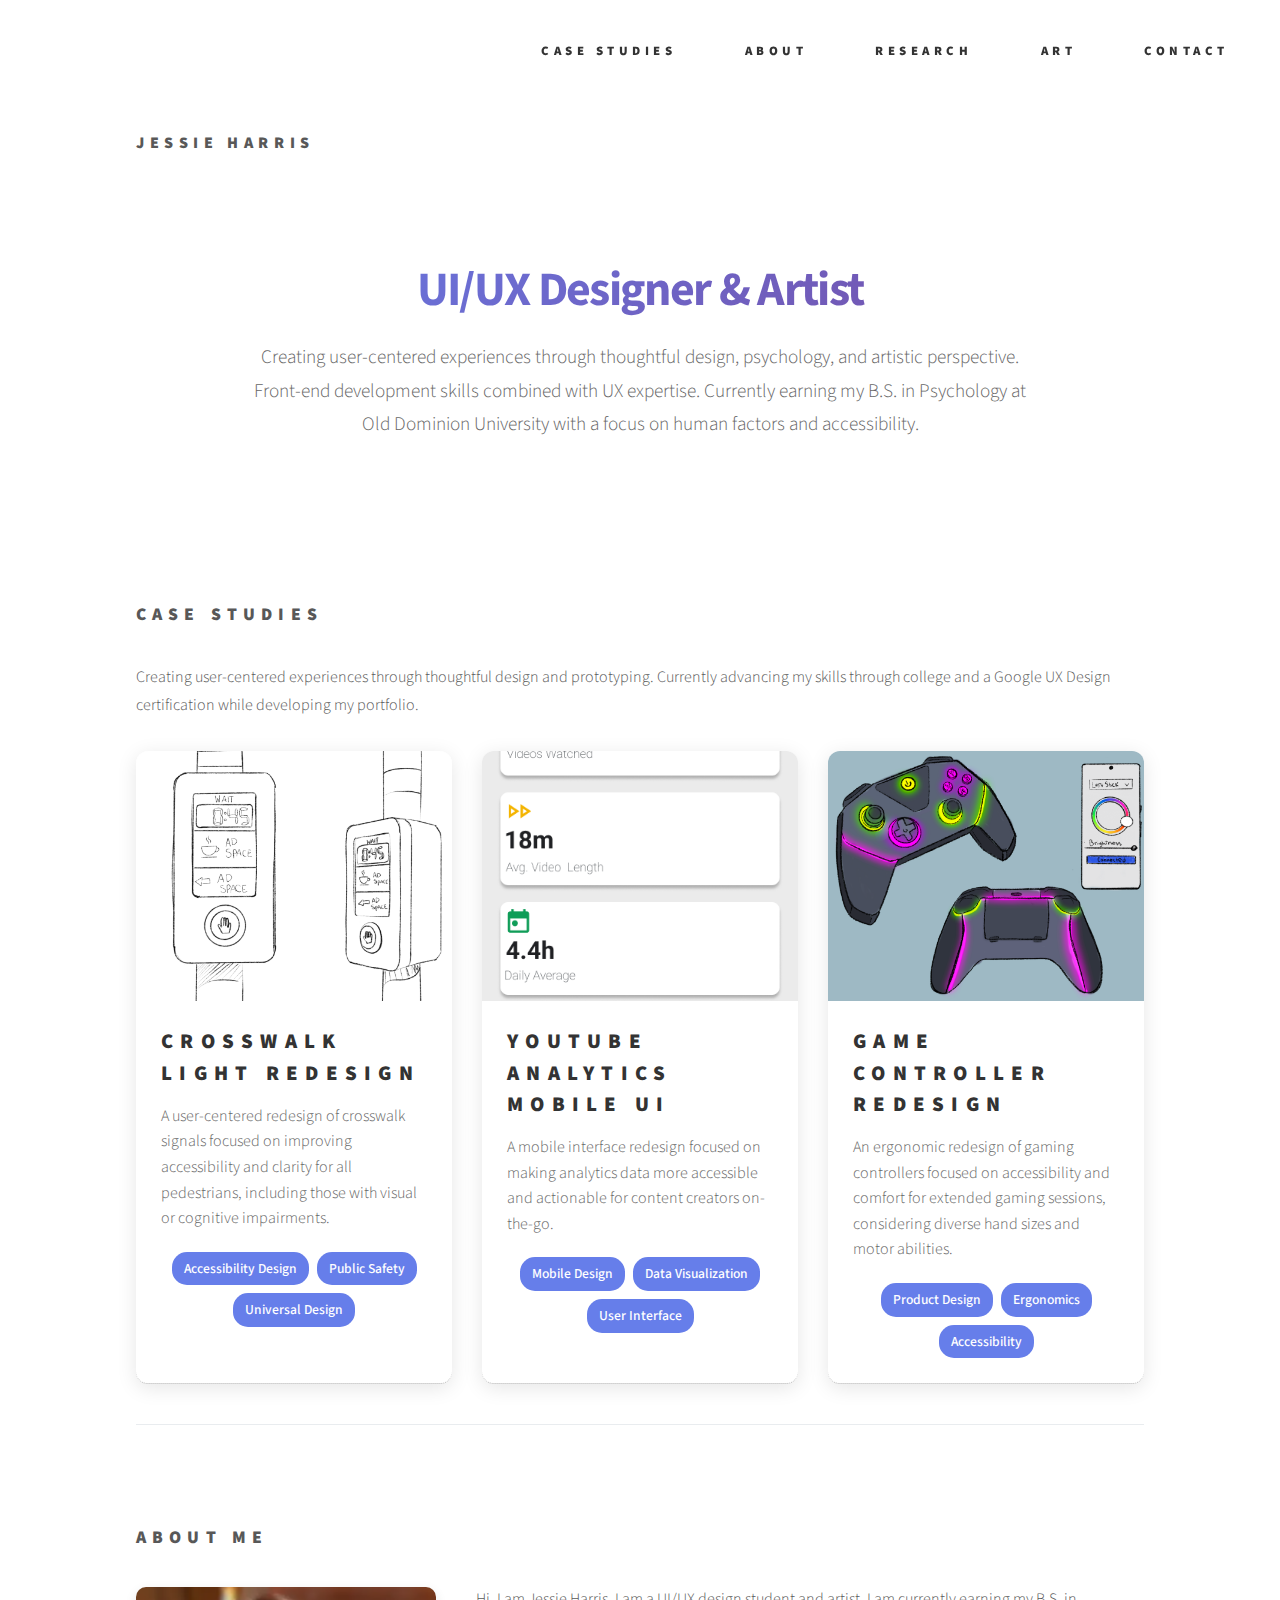
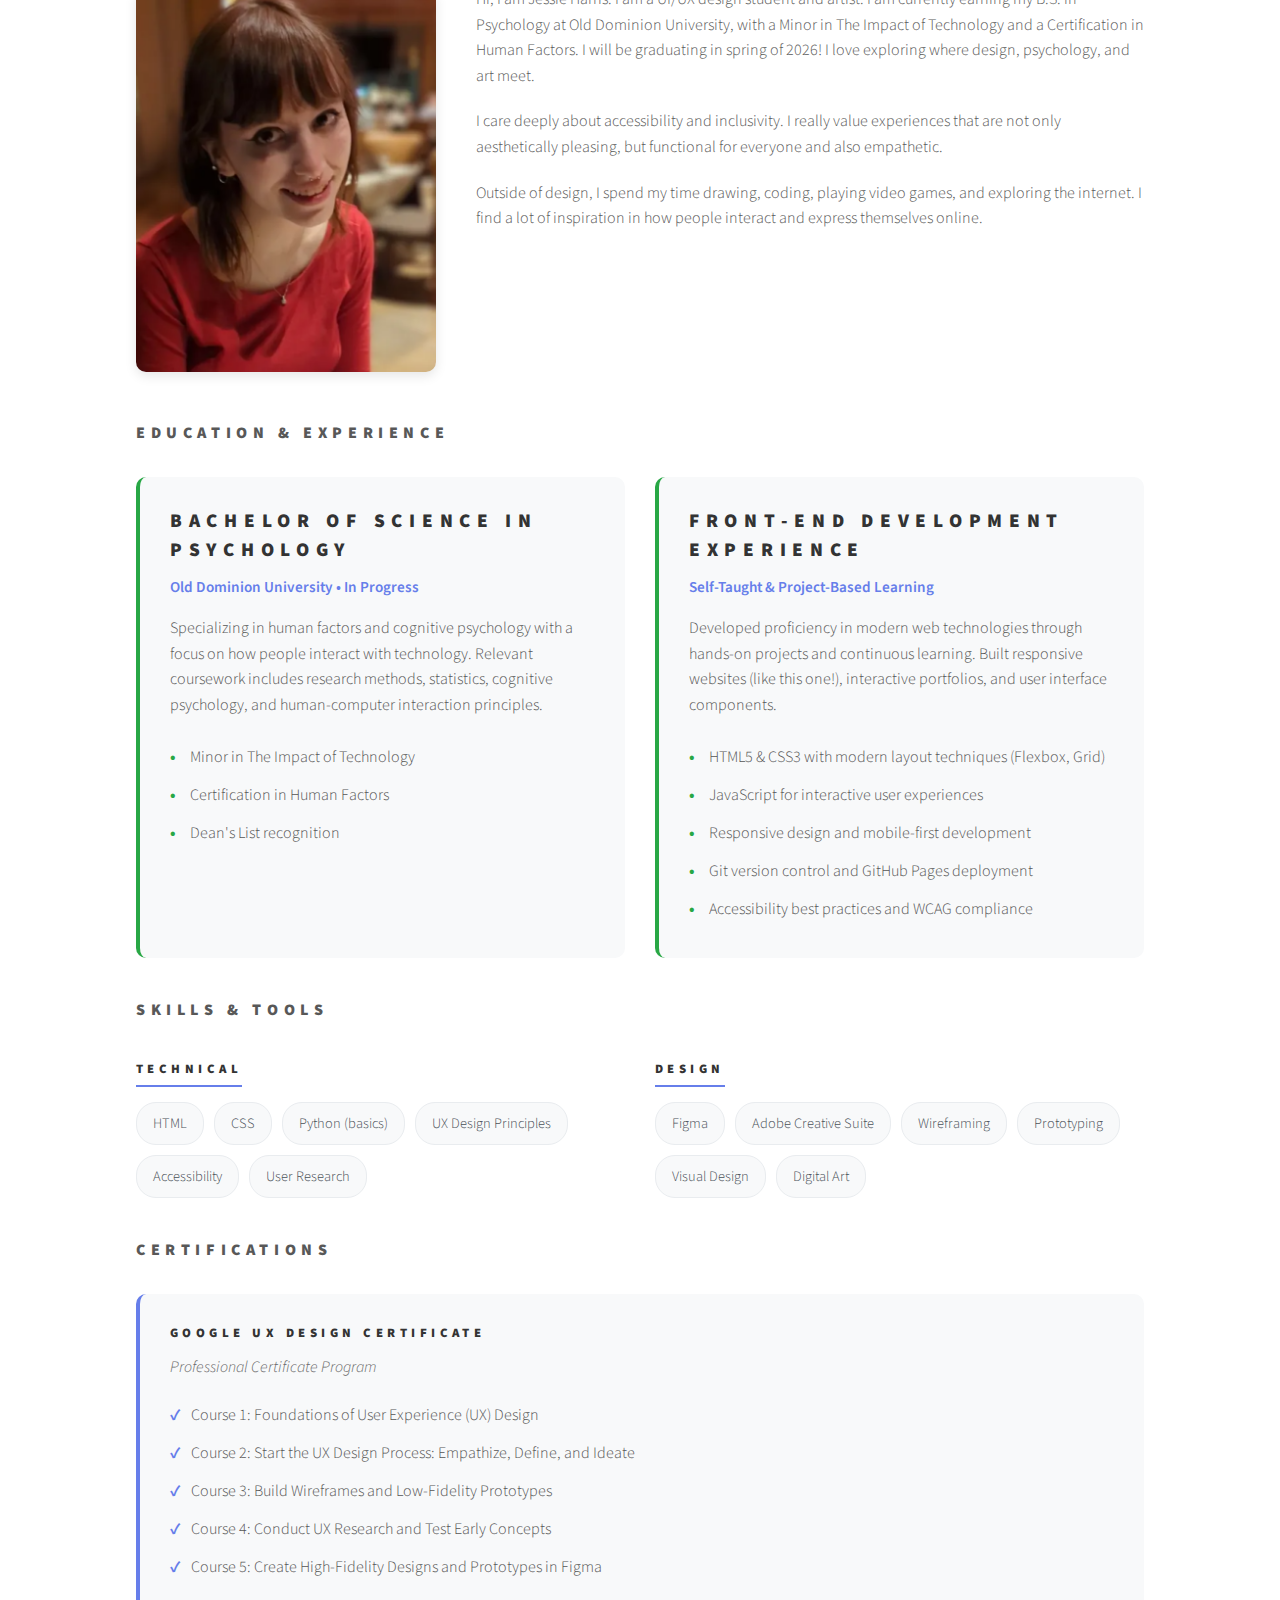
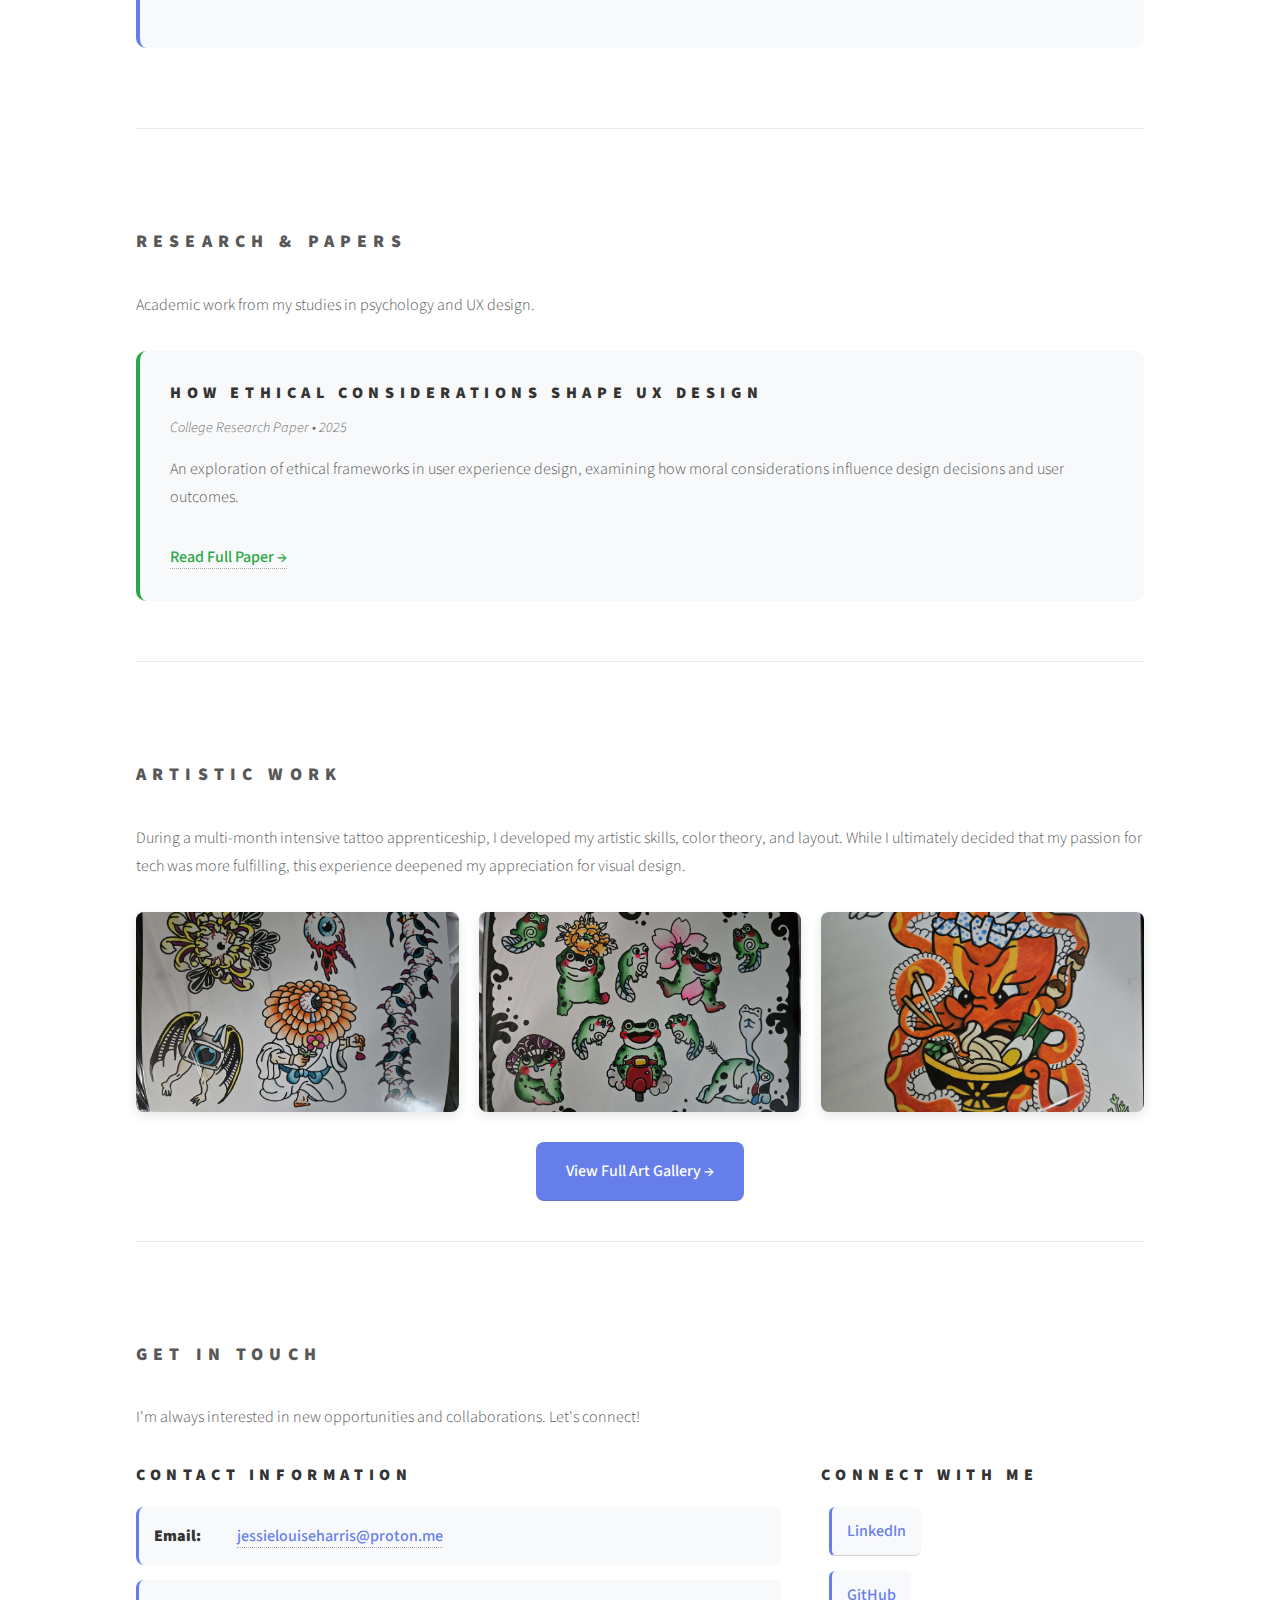
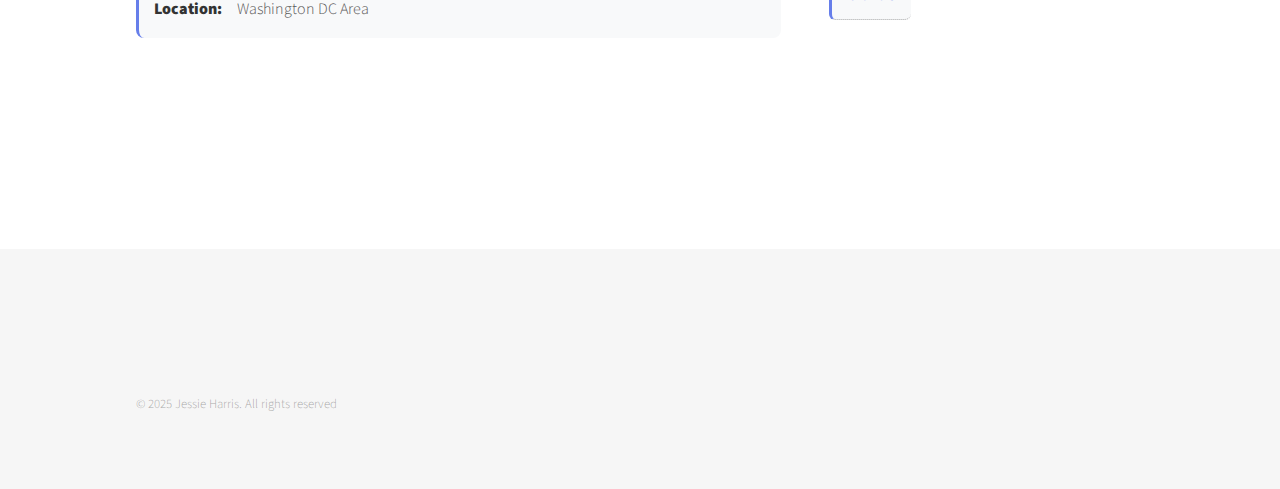
<file: index.html>
<!DOCTYPE HTML>
<html>
	<head>
		<title>Jessie Harris | UX/UI Designer & Artist</title>
		<meta charset="utf-8" />
		<meta name="viewport" content="width=device-width, initial-scale=1, user-scalable=no" />
		<link rel="stylesheet" href="assets/css/main.css" />
		<link rel="stylesheet" href="assets/css/portfolio.css" />
		<noscript><link rel="stylesheet" href="assets/css/noscript.css" /></noscript>
	</head>
	<body class="is-preload">
		<!-- Wrapper -->
			<div id="wrapper">

				<!-- Header -->
					<header id="header">
						<div class="inner">
							<!-- Logo -->
								<a href="index.html" class="logo">
									<span class="title">Jessie Harris</span>
								</a>
							<!-- Nav -->
								<nav>
									<ul>
										<li><a href="#design">Case Studies</a></li>
										<li><a href="#about">About</a></li>
										<li><a href="#research">Research</a></li>
										<li><a href="#art">Art</a></li>
										<li><a href="#contact">Contact</a></li>
									</ul>
								</nav>
						</div>
					</header>

				<!-- Main -->
					<div id="main">
						<div class="inner">
							
							<!-- Hero Section -->
							<header class="hero">
								<h1 class="gradient-text">UI/UX Designer & Artist</h1>
								<p>Creating user-centered experiences through thoughtful design, psychology, and artistic perspective. Front-end development skills combined with UX expertise. Currently earning my B.S. in Psychology at Old Dominion University with a focus on human factors and accessibility.</p>
							</header>

							<!-- Case Studies Section -->
							<section id="design" class="section">
								<h2>Case Studies</h2>
								<p>Creating user-centered experiences through thoughtful design and prototyping. Currently advancing my skills through college and a Google UX Design certification while developing my portfolio.</p>
								
								<div class="projects-grid">
									
									<!-- Crosswalk Light Project -->
									<a href="crosswalk-light.html" class="project-card">
										<div class="project-image">
											<img src="images/crosswalklight.png" alt="Crosswalk Light Redesign" onclick="openModal(this)" />
										</div>
										<div class="project-content">
											<h3>Crosswalk Light Redesign</h3>
											<p>A user-centered redesign of crosswalk signals focused on improving accessibility and clarity for all pedestrians, including those with visual or cognitive impairments.</p>
											<div class="project-tags">
												<span class="tag">Accessibility Design</span>
												<span class="tag">Public Safety</span>
												<span class="tag">Universal Design</span>
											</div>
										</div>
									</a>

									<!-- YouTube Analytics Project -->
									<a href="youtube-analytics.html" class="project-card">
										<div class="project-image">
											<img src="images/Youtube_Analytics_Mobile_UI.png" alt="YouTube Analytics Mobile UI Design" onclick="openModal(this)" />
										</div>
										<div class="project-content">
											<h3>YouTube Analytics Mobile UI</h3>
											<p>A mobile interface redesign focused on making analytics data more accessible and actionable for content creators on-the-go.</p>
											<div class="project-tags">
												<span class="tag">Mobile Design</span>
												<span class="tag">Data Visualization</span>
												<span class="tag">User Interface</span>
											</div>
										</div>
									</a>

									<!-- Game Controller Redesign -->
									<a href="game-controller.html" class="project-card">
										<div class="project-image">
											<img src="images/ControllerSketch.png" alt="Game Controller Redesign" onclick="openModal(this)" />
										</div>
										<div class="project-content">
											<h3>Game Controller Redesign</h3>
											<p>An ergonomic redesign of gaming controllers focused on accessibility and comfort for extended gaming sessions, considering diverse hand sizes and motor abilities.</p>
											<div class="project-tags">
												<span class="tag">Product Design</span>
												<span class="tag">Ergonomics</span>
												<span class="tag">Accessibility</span>
											</div>
										</div>
									</a>

								</div>
							</section>

							<!-- About Section -->
							<section id="about" class="section">
								<h2>About Me</h2>
								<div class="about-content">
									<div class="about-photo">
										<img src="images/me.PNG" alt="Jessie Harris" />
									</div>
									<div class="about-text">
										<p>Hi, I am Jessie Harris. I am a UI/UX design student and artist. I am currently earning my B.S. in Psychology at Old Dominion University, with a Minor in The Impact of Technology and a Certification in Human Factors. I will be graduating in spring of 2026! I love exploring where design, psychology, and art meet.</p>
										
										<p> I care deeply about accessibility and inclusivity. I really value experiences that are not only aesthetically pleasing, but functional for everyone and also empathetic.</p>
										
									<p>Outside of design, I spend my time drawing, coding, playing video games, and exploring the internet. I find a lot of inspiration in how people interact and express themselves online.</p>
								</div>
							</div>
							
							<!-- Education & Experience -->
							<div class="education-section">
								<h3>Education & Experience</h3>
								<div class="education-grid">
									<div class="education-item">
										<h4>Bachelor of Science in Psychology</h4>
										<p class="education-details">Old Dominion University • In Progress</p>
										<p class="education-description">Specializing in human factors and cognitive psychology with a focus on how people interact with technology. Relevant coursework includes research methods, statistics, cognitive psychology, and human-computer interaction principles.</p>
										<ul class="education-highlights">
											<li>Minor in The Impact of Technology</li>
											<li>Certification in Human Factors</li>
											<li>Dean's List recognition</li>
										</ul>
									</div>
									
									<div class="education-item">
										<h4>Front-End Development Experience</h4>
										<p class="education-details">Self-Taught & Project-Based Learning</p>
										<p class="education-description">Developed proficiency in modern web technologies through hands-on projects and continuous learning. Built responsive websites (like this one!), interactive portfolios, and user interface components.</p>
										<ul class="education-highlights">
											<li>HTML5 & CSS3 with modern layout techniques (Flexbox, Grid)</li>
											<li>JavaScript for interactive user experiences</li>
											<li>Responsive design and mobile-first development</li>
											<li>Git version control and GitHub Pages deployment</li>
											<li>Accessibility best practices and WCAG compliance</li>
										</ul>
									</div>
								</div>
							</div>								<!-- Skills -->
								<div class="skills-section">
									<h3>Skills & Tools</h3>
									<div class="skills-grid">
										<div class="skill-category">
											<h4>Technical</h4>
											<div class="skill-tags">
												<span class="skill-tag">HTML</span>
												<span class="skill-tag">CSS</span>
												<span class="skill-tag">Python (basics)</span>
												<span class="skill-tag">UX Design Principles</span>
												<span class="skill-tag">Accessibility</span>
												<span class="skill-tag">User Research</span>
											</div>
										</div>
										<div class="skill-category">
											<h4>Design</h4>
											<div class="skill-tags">
												<span class="skill-tag">Figma</span>
												<span class="skill-tag">Adobe Creative Suite</span>
												<span class="skill-tag">Wireframing</span>
												<span class="skill-tag">Prototyping</span>
												<span class="skill-tag">Visual Design</span>
												<span class="skill-tag">Digital Art</span>
											</div>
										</div>
									</div>
								</div>

								<!-- Certifications -->
								<div class="certifications-section">
									<h3>Certifications</h3>
									<div class="cert-grid">
										<div class="cert-card">
											<h4>Google UX Design Certificate</h4>
											<p>Professional Certificate Program</p>
											<ul>
												<li>Course 1: Foundations of User Experience (UX) Design</li>
												<li>Course 2: Start the UX Design Process: Empathize, Define, and Ideate</li>
												<li>Course 3: Build Wireframes and Low-Fidelity Prototypes</li>
												<li>Course 4: Conduct UX Research and Test Early Concepts</li>
												<li>Course 5: Create High-Fidelity Designs and Prototypes in Figma</li>
											</ul>
										</div>
									</div>
								</div>
							</section>

							<!-- Research Section -->
							<section id="research" class="section">
								<h2>Research & Papers</h2>
								<p>Academic work from my studies in psychology and UX design.</p>
								
								<div class="papers-grid">
									<div class="paper-card">
										<h3>How Ethical Considerations Shape UX Design</h3>
										<p class="paper-meta">College Research Paper • 2025</p>
										<p>An exploration of ethical frameworks in user experience design, examining how moral considerations influence design decisions and user outcomes.</p>
										<a href="research.html" class="paper-link">Read Full Paper →</a>
									</div>
								</div>
							</section>

							<!-- Art Section -->
							<section id="art" class="section">
								<h2>Artistic Work</h2>
								<p>During a multi-month intensive tattoo apprenticeship, I developed my artistic skills, color theory, and layout. While I ultimately decided that my passion for tech was more fulfilling, this experience deepened my appreciation for visual design.</p>
								
								<div class="art-preview">
									<div class="art-samples">
										<img src="images/art11.jpeg" alt="Tattoo Flash Art" />
										<img src="images/art10.jpeg" alt="Tattoo Flash Art" />
										<img src="images/art9.jpeg" alt="Tattoo Flash Art" />
									</div>
									<div class="art-link-container">
										<a href="art.html" class="art-gallery-link">View Full Art Gallery →</a>
									</div>
								</div>
							</section>

							<!-- Contact Section -->
							<section id="contact" class="section">
								<h2>Get In Touch</h2>
								<p>I'm always interested in new opportunities and collaborations. Let's connect!</p>
								
								<div class="contact-info-grid">
									<div class="contact-primary">
										<h3>Contact Information</h3>
										<div class="contact-item">
											<strong>Email:</strong> 
											<a href="mailto:jessielouiseharris@proton.me">jessielouiseharris@proton.me</a>
										</div>
										<div class="contact-item">
											<strong>Location:</strong> 
											<span>Washington DC Area</span>
										</div>
									</div>
									
									<div class="social-links">
										<h3>Connect With Me</h3>
										<ul class="contact-links">
											<li><a href="https://www.linkedin.com/in/j3ss1eharr1s/" target="_blank">LinkedIn</a></li>
											<li><a href="https://github.com/404incorrect" target="_blank">GitHub</a></li>
										</ul>
									</div>
								</div>
							</section>

						</div>
					</div>

				<!-- Footer -->
					<footer id="footer">
						<div class="inner">
							<ul class="copyright">
								<li>&copy; 2025 Jessie Harris. All rights reserved</li>
							</ul>
						</div>
					</footer>

			</div>

		<!-- Image Modal -->
		<div id="imageModal" class="modal" onclick="closeModal()">
			<span class="close">&times;</span>
			<img class="modal-content" id="modalImage">
		</div>

		<!-- Scripts -->
			<script src="assets/js/jquery.min.js"></script>
			<script src="assets/js/browser.min.js"></script>
			<script src="assets/js/breakpoints.min.js"></script>
			<script src="assets/js/util.js"></script>
			<script src="assets/js/main.js"></script>
			
			<script>
				// Image modal functionality
				function openModal(img) {
					var modal = document.getElementById("imageModal");
					var modalImg = document.getElementById("modalImage");
					modal.style.display = "block";
					modalImg.src = img.src;
				}

				function closeModal() {
					document.getElementById("imageModal").style.display = "none";
				}

				// Smooth scrolling for navigation
				document.querySelectorAll('a[href^="#"]').forEach(anchor => {
					anchor.addEventListener('click', function (e) {
						e.preventDefault();
						document.querySelector(this.getAttribute('href')).scrollIntoView({
							behavior: 'smooth'
						});
					});
				});
			</script>

	</body>
</html>
</file>
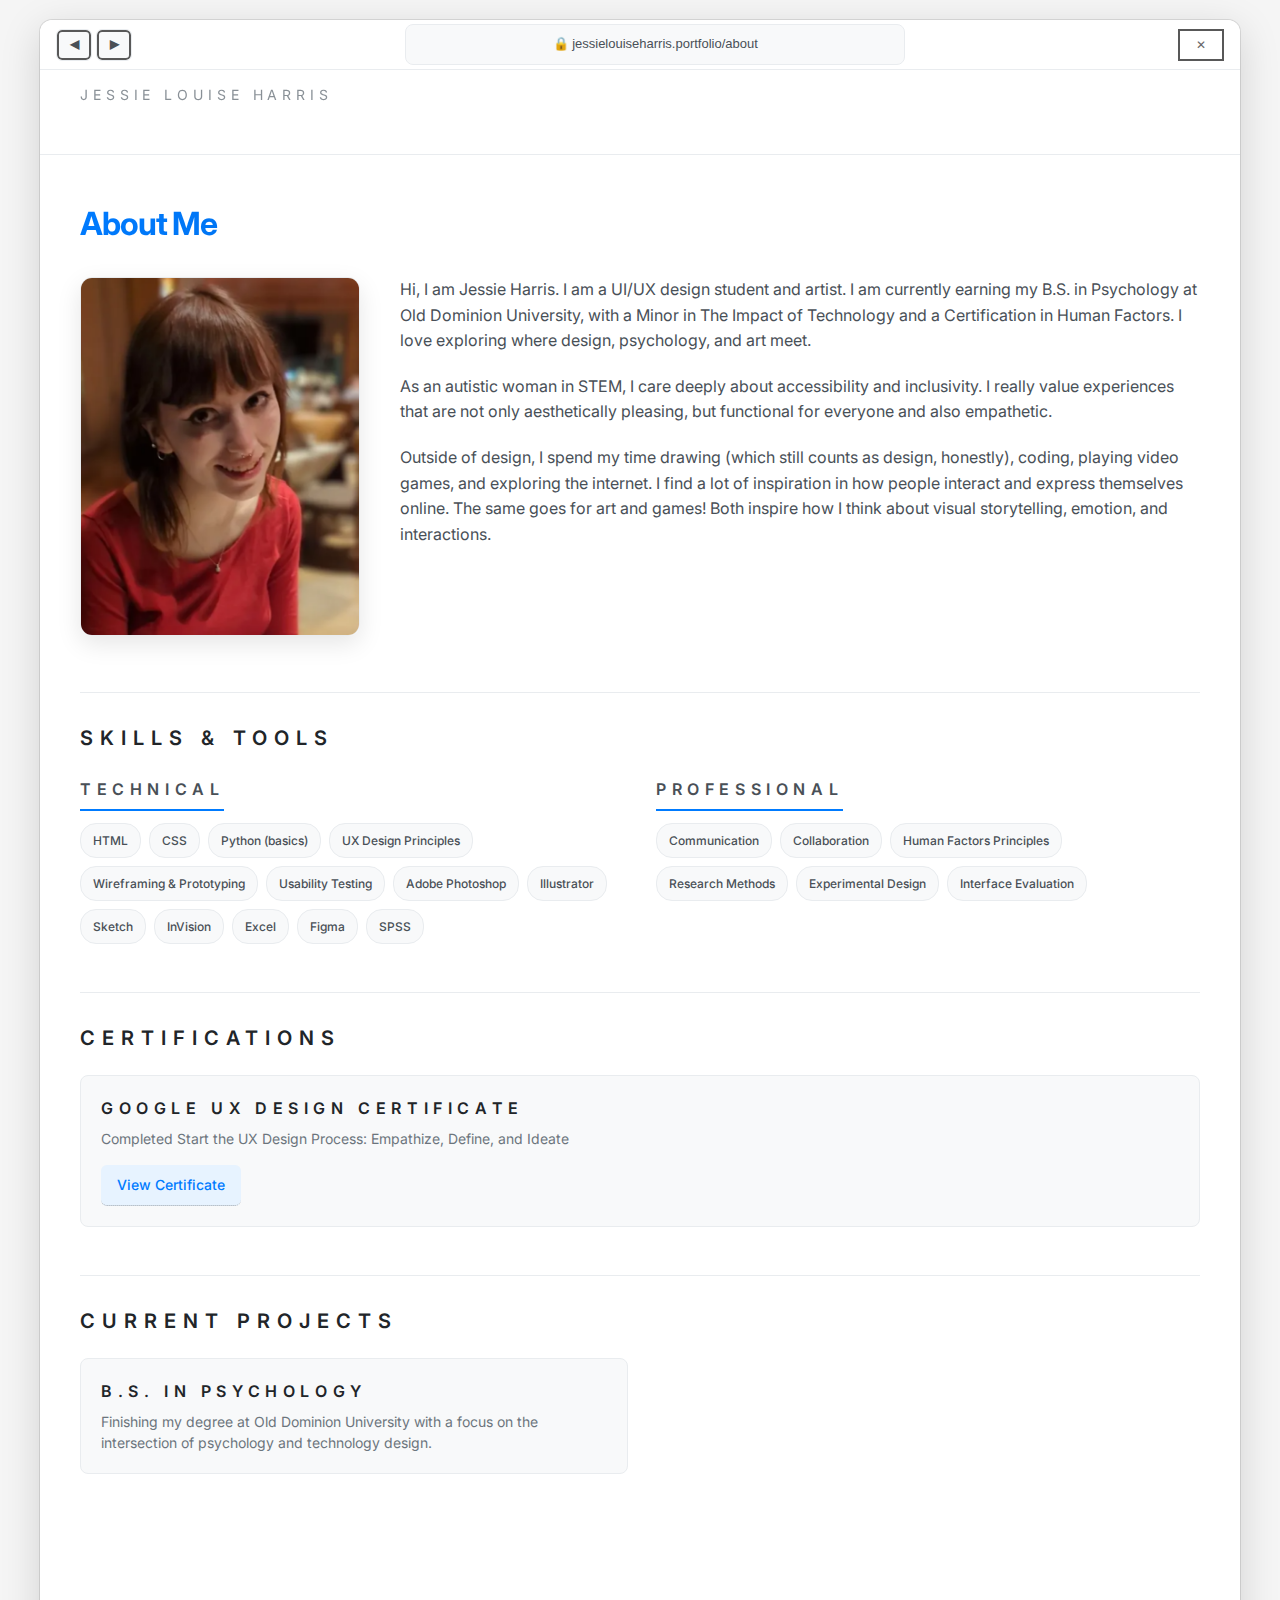
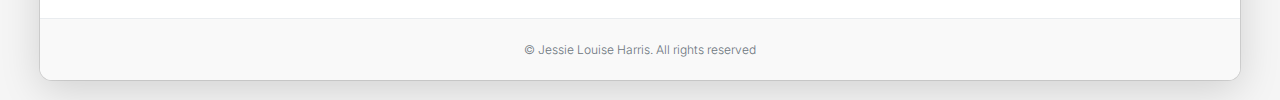
<file: about.html>
<!DOCTYPE HTML>
<html>
	<head>
		<title>About Me | Jessie Louise Harris</title>
		<meta charset="utf-8" />
		<meta name="viewport" content="width=device-width, initial-scale=1, user-scalable=no" />
		<meta name="description" content="Learn about Jessie Louise Harris - UI/UX Designer with a passion for user-centered design and creative problem-solving." />
		<link rel="stylesheet" href="assets/css/main.css" />
		<link rel="stylesheet" href="assets/css/custom.css" />
		<noscript><link rel="stylesheet" href="assets/css/noscript.css" /></noscript>
	</head>
	<body class="is-preload">
		<div id="wrapper">
			
			<div class="browser-addressbar">
					<div class="browser-navigation">
						<button class="browser-nav-btn" onclick="goBack()" title="Back">◀</button>
						<button class="browser-nav-btn" onclick="goForward()" title="Forward">▶</button>
					</div>
					<div class="browser-url">🔒 jessielouiseharris.portfolio/about</div>
					<button class="browser-close" onclick="handleBrowserClose()"></button>
				</div>

			<header id="header">
				<div class="inner">
					<a href="index.html" class="logo">
								<span class="title">Jessie Louise Harris</span>
							</a>
				</div>
			</header>

			<div id="main">
						<div class="inner">
							<header>
								<h1 class="gradient-text">About Me</h1>
							</header>
							
							<section class="about-content">
								<div class="about-photo">
									<img src="images/me.PNG" alt="Jessie Harris" />
								</div>
								<div class="about-text">
									<p>Hi, I am Jessie Harris. I am a UI/UX design student and artist. I am currently earning my B.S. in Psychology at Old Dominion University, with a Minor in The Impact of Technology and a Certification in Human Factors. I love exploring where design, psychology, and art meet.</p>
									
									<p>As an autistic woman in STEM, I care deeply about accessibility and inclusivity. I really value experiences that are not only aesthetically pleasing, but functional for everyone and also empathetic.</p>
									
									<p>Outside of design, I spend my time drawing (which still counts as design, honestly), coding, playing video games, and exploring the internet. I find a lot of inspiration in how people interact and express themselves online. The same goes for art and games! Both inspire how I think about visual storytelling, emotion, and interactions.</p>
								</div>
							</section>

							<section class="skills-section">
								<h2>Skills & Tools</h2>
								<div class="skills-grid">
									<div class="skill-category">
										<h3>Technical</h3>
										<div class="skill-tags">
											<span class="skill-tag">HTML</span>
											<span class="skill-tag">CSS</span>
											<span class="skill-tag">Python (basics)</span>
											<span class="skill-tag">UX Design Principles</span>
											<span class="skill-tag">Wireframing & Prototyping</span>
											<span class="skill-tag">Usability Testing</span>
											<span class="skill-tag">Adobe Photoshop</span>
											<span class="skill-tag">Illustrator</span>
											<span class="skill-tag">Sketch</span>
											<span class="skill-tag">InVision</span>
											<span class="skill-tag">Excel</span>
											<span class="skill-tag">Figma</span>
											<span class="skill-tag">SPSS</span>
										</div>
									</div>
									<div class="skill-category">
										<h3>Professional</h3>
										<div class="skill-tags">
											<span class="skill-tag">Communication</span>
											<span class="skill-tag">Collaboration</span>
											<span class="skill-tag">Human Factors Principles</span>
											<span class="skill-tag">Research Methods</span>
											<span class="skill-tag">Experimental Design</span>
											<span class="skill-tag">Interface Evaluation</span>
										</div>
									</div>
								</div>
							</section>

							<section class="certifications-section">
								<h2>Certifications</h2>
								<div class="certification-cards">
									<div class="certification-card">
										<h3>Google UX Design Certificate</h3>
										<p>Completed Start the UX Design Process: Empathize, Define, and Ideate</p>
										<a href="assets/papers/Coursera Q5MTT7CHOA5B.pdf" target="_blank" class="cert-link">View Certificate</a>
									</div>
								</div>
							</section>

							<section class="current-projects">
								<h2>Current Projects</h2>
								<div class="project-cards">
									<div class="project-card">
										<h3>B.S. in Psychology</h3>
										<p>Finishing my degree at Old Dominion University with a focus on the intersection of psychology and technology design.</p>
									</div>
								</div>
							</section>
						</div>
			</div>

			<footer id="footer">
						<div class="inner">
							<ul class="copyright">
								<li>&copy; Jessie Louise Harris. All rights reserved</li>
							</ul>
		</div>
	</footer>

</div>

<script src="assets/js/jquery.min.js"></script>
			<script src="assets/js/browser.min.js"></script>
			<script src="assets/js/breakpoints.min.js"></script>
			<script src="assets/js/util.js"></script>
			<script src="assets/js/main.js"></script>
			<script src="assets/js/custom.js"></script>
			
			<script>
				let browserHistory = [];
				let currentHistoryIndex = -1;
				
				function initBrowserHistory() {
					const currentPage = window.location.pathname.split('/').pop() || 'about.html';
					
					const savedHistory = localStorage.getItem('portfolioHistory');
					const savedIndex = localStorage.getItem('portfolioHistoryIndex');
					
					if (savedHistory) {
						browserHistory = JSON.parse(savedHistory);
						currentHistoryIndex = parseInt(savedIndex) || 0;
					}
					
					const isBackForwardNavigation = sessionStorage.getItem('browserNavigation');
					sessionStorage.removeItem('browserNavigation');
					
					if (!isBackForwardNavigation && (browserHistory.length === 0 || browserHistory[browserHistory.length - 1] !== currentPage)) {
						if (currentHistoryIndex < browserHistory.length - 1) {
							browserHistory = browserHistory.slice(0, currentHistoryIndex + 1);
						}
						browserHistory.push(currentPage);
						currentHistoryIndex = browserHistory.length - 1;
						
						localStorage.setItem('portfolioHistory', JSON.stringify(browserHistory));
						localStorage.setItem('portfolioHistoryIndex', currentHistoryIndex.toString());
					}
					
					updateNavButtons();
				}
				
				function updateNavButtons() {
				}
				
				function goBack() {
					if (currentHistoryIndex > 0) {
						currentHistoryIndex--;
						const targetPage = browserHistory[currentHistoryIndex];
						
						localStorage.setItem('portfolioHistoryIndex', currentHistoryIndex.toString());
						
						sessionStorage.setItem('browserNavigation', 'back');
						
						if (targetPage !== (window.location.pathname.split('/').pop() || 'about.html')) {
							window.location.href = targetPage;
						} else {
							updateNavButtons();
						}
					}
				}
				
				function goForward() {
					if (currentHistoryIndex < browserHistory.length - 1) {
						currentHistoryIndex++;
						const targetPage = browserHistory[currentHistoryIndex];
						
						localStorage.setItem('portfolioHistoryIndex', currentHistoryIndex.toString());
						
						sessionStorage.setItem('browserNavigation', 'forward');
						
						if (targetPage !== (window.location.pathname.split('/').pop() || 'about.html')) {
							window.location.href = targetPage;
						} else {
							updateNavButtons();
						}
					}
				}
				
				function handleBrowserClose() {
					localStorage.removeItem('portfolioHistory');
					localStorage.removeItem('portfolioHistoryIndex');
					
					// Fun close animation
					const wrapper = document.getElementById('wrapper');
					wrapper.style.transition = 'all 0.5s ease';
					wrapper.style.transform = 'scale(0.8)';
					wrapper.style.opacity = '0';
					
					setTimeout(() => {
						document.body.innerHTML = `
							<div style="
								position: fixed;
								top: 50%;
								left: 50%;
								transform: translate(-50%, -50%);
								text-align: center;
								font-family: -apple-system, BlinkMacSystemFont, sans-serif;
								color: #495057;
								background: white;
								padding: 48px;
								border-radius: 16px;
								box-shadow: 0 20px 60px rgba(0,0,0,0.2);
								border: 1px solid #e9ecef;
								max-width: 400px;
							">
								<h2 style="margin: 0 0 8px 0; color: #212529; font-size: 24px; font-weight: 600;">Leaving Already?</h2>
								<div style="display: flex; justify-content: center;">
									<button onclick="location.reload()" style="
										background: #007bff;
										color: #ffffff;
										border: none;
										padding: 16px 32px;
										border-radius: 8px;
										cursor: pointer;
										font-size: 16px;
										font-weight: 600;
										font-family: -apple-system, BlinkMacSystemFont, sans-serif;
										transition: all 0.2s ease;
										box-shadow: 0 4px 12px rgba(0, 123, 255, 0.3);
										min-width: 180px;
										display: flex;
										align-items: center;
										justify-content: center;
										gap: 8px;
										text-decoration: none;
										outline: none;
									" onmouseover="this.style.transform='translateY(-2px)'; this.style.boxShadow='0 6px 20px rgba(0, 123, 255, 0.4)'; this.style.background='#0056b3'; this.style.color='#ffffff';" onmouseout="this.style.transform='translateY(0)'; this.style.boxShadow='0 4px 12px rgba(0, 123, 255, 0.3)'; this.style.background='#007bff'; this.style.color='#ffffff';">
										<span>Reopen Portfolio</span>
									</button>
								</div>
							</div>
						`;
					}, 500);
				}
				
				document.addEventListener('DOMContentLoaded', function() {
					initBrowserHistory();
				});
			</script>

	</body>
</html>
</file>
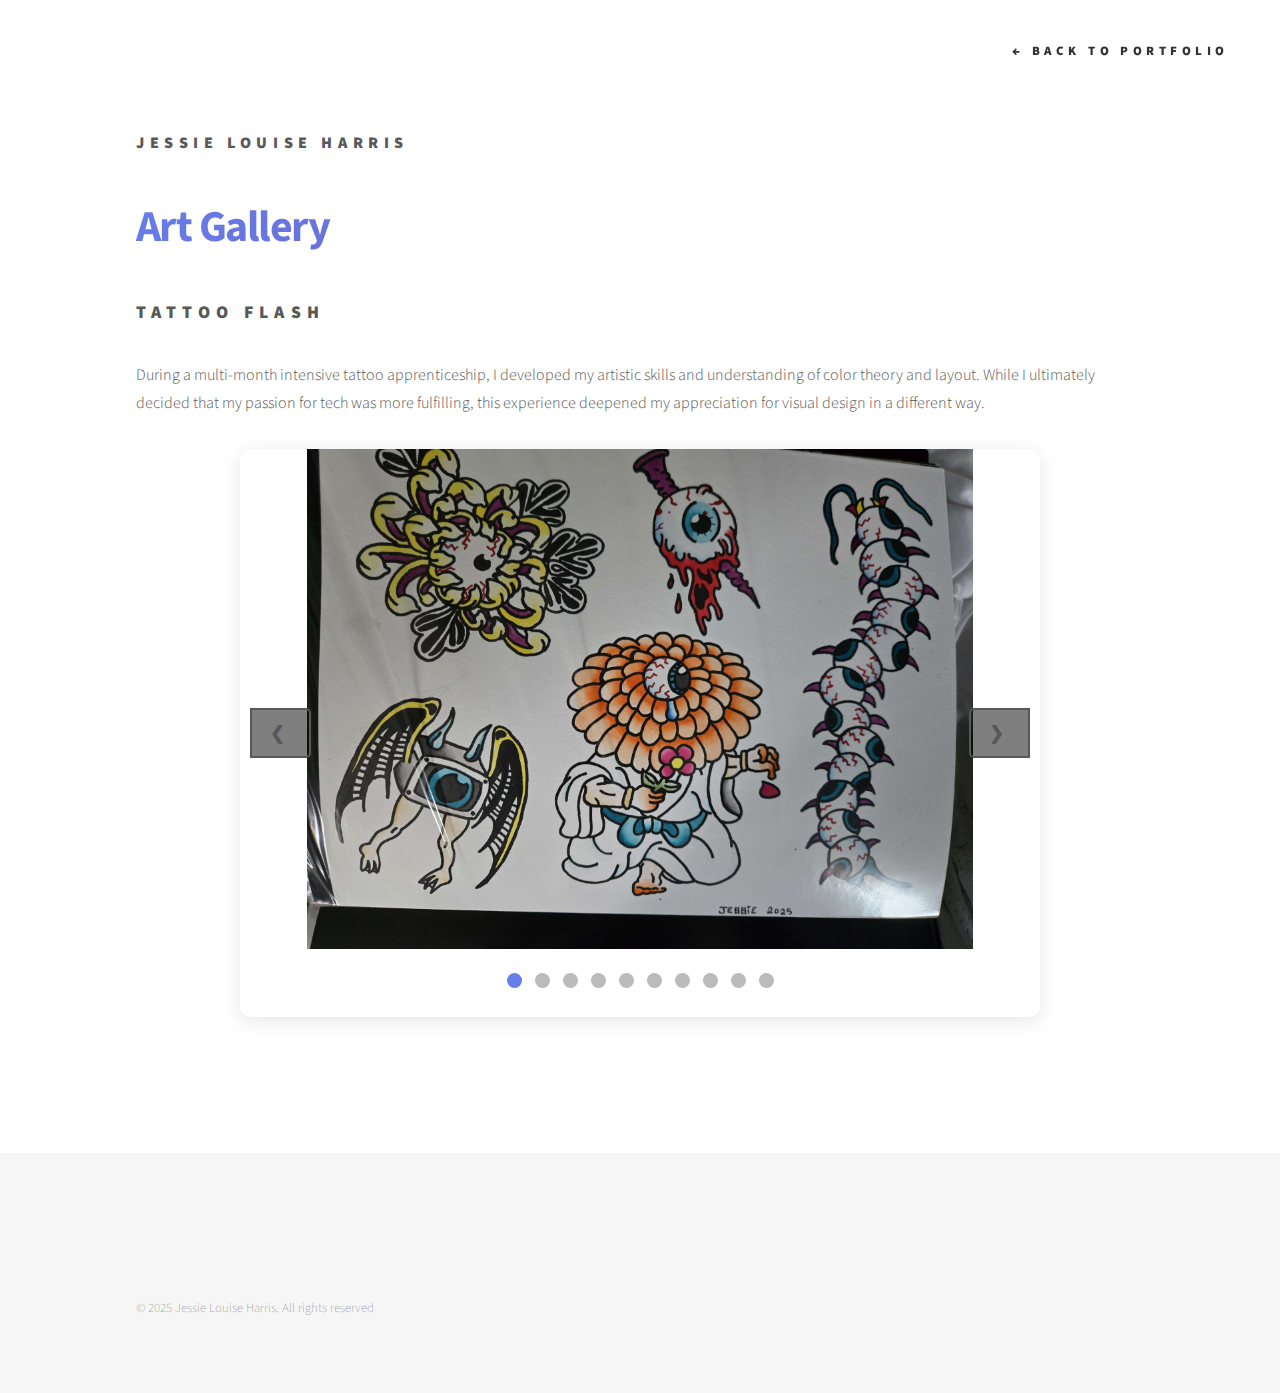
<file: art.html>
<!DOCTYPE HTML>
<html>
	<head>
		<title>Art Gallery | Jessie Louise Harris</title>
		<meta charset="utf-8" />
		<meta name="viewport" content="width=device-width, initial-scale=1, user-scalable=no" />
		<meta name="description" content="Art portfolio and tattoo flash designs by Jessie Louise Harris." />
		<link rel="stylesheet" href="assets/css/main.css" />
		<link rel="stylesheet" href="assets/css/portfolio.css" />
		<noscript><link rel="stylesheet" href="assets/css/noscript.css" /></noscript>
	</head>
	<body class="is-preload">
		<!-- Wrapper -->
		<div id="wrapper">

			<!-- Header -->
			<header id="header">
				<div class="inner">
					<!-- Logo -->
					<a href="index.html" class="logo">
						<span class="title">Jessie Louise Harris</span>
					</a>
					<!-- Nav -->
					<nav>
						<ul>
							<li><a href="index.html">← Back to Portfolio</a></li>
						</ul>
					</nav>
				</div>
			</header>

			<!-- Main -->
			<div id="main">
				<div class="inner">
					<header>
						<h1 class="gradient-text">Art Gallery</h1>
					</header>
					
					<section class="art-section">
						<h2>Tattoo Flash</h2>
						<p>During a multi-month intensive tattoo apprenticeship, I developed my artistic skills and understanding of color theory and layout. While I ultimately decided that my passion for tech was more fulfilling, this experience deepened my appreciation for visual design in a different way.</p>
						
						<div class="slideshow-container">
							<div class="slideshow-wrapper">
								<div class="slide active">
									<img src="images/art11.jpeg" alt="Tattoo Flash Design 11" />
								</div>
								<div class="slide">
									<img src="images/art10.jpeg" alt="Tattoo Flash Design 10" />
								</div>
								<div class="slide">
									<img src="images/art9.jpeg" alt="Tattoo Flash Design 9" />
								</div>
								<div class="slide">
									<img src="images/art8.jpeg" alt="Tattoo Flash Design 8" />
								</div>
								<div class="slide">
									<img src="images/art7.jpeg" alt="Tattoo Flash Design 7" />
								</div>
								<div class="slide">
									<img src="images/art6.jpeg" alt="Tattoo Flash Design 6" />
								</div>
								<div class="slide">
									<img src="images/art5.jpeg" alt="Tattoo Flash Design 5" />
								</div>
								<div class="slide">
									<img src="images/art4.jpeg" alt="Tattoo Flash Design 4" />
								</div>
								<div class="slide">
									<img src="images/art3.jpeg" alt="Tattoo Flash Design 3" />
								</div>
								<div class="slide">
									<img src="images/art1.jpeg" alt="Tattoo Flash Design 1" />
								</div>
							</div>
							
							<!-- Navigation arrows -->
							<button class="prev-btn" onclick="changeSlide(-1)">&#10094;</button>
							<button class="next-btn" onclick="changeSlide(1)">&#10095;</button>
							
							<!-- Slide indicators -->
							<div class="slide-indicators">
								<span class="indicator active" onclick="currentSlide(1)"></span>
								<span class="indicator" onclick="currentSlide(2)"></span>
								<span class="indicator" onclick="currentSlide(3)"></span>
								<span class="indicator" onclick="currentSlide(4)"></span>
								<span class="indicator" onclick="currentSlide(5)"></span>
								<span class="indicator" onclick="currentSlide(6)"></span>
								<span class="indicator" onclick="currentSlide(7)"></span>
								<span class="indicator" onclick="currentSlide(8)"></span>
								<span class="indicator" onclick="currentSlide(9)"></span>
								<span class="indicator" onclick="currentSlide(10)"></span>
							</div>
						</div>
					</section>
				</div>
			</div>

			<!-- Footer -->
			<footer id="footer">
				<div class="inner">
					<ul class="copyright">
						<li>&copy; 2025 Jessie Louise Harris. All rights reserved</li>
					</ul>
				</div>
			</footer>

		</div>

		<!-- Scripts -->
		<script src="assets/js/jquery.min.js"></script>
		<script src="assets/js/browser.min.js"></script>
		<script src="assets/js/breakpoints.min.js"></script>
		<script src="assets/js/util.js"></script>
		<script src="assets/js/main.js"></script>
		
		<script>
			let slideIndex = 1;

			// Slideshow functionality
			function changeSlide(n) {
				showSlide(slideIndex += n);
			}

			function currentSlide(n) {
				showSlide(slideIndex = n);
			}

			function showSlide(n) {
				let slides = document.getElementsByClassName("slide");
				let indicators = document.getElementsByClassName("indicator");
				
				if (n > slides.length) { slideIndex = 1; }
				if (n < 1) { slideIndex = slides.length; }
				
				for (let i = 0; i < slides.length; i++) {
					slides[i].classList.remove("active");
				}
				
				for (let i = 0; i < indicators.length; i++) {
					indicators[i].classList.remove("active");
				}
				
				slides[slideIndex - 1].classList.add("active");
				indicators[slideIndex - 1].classList.add("active");
			}

			// Keyboard navigation
			document.addEventListener('keydown', function(e) {
				if (e.key === 'ArrowRight') {
					changeSlide(1);
				} else if (e.key === 'ArrowLeft') {
					changeSlide(-1);
				}
			});
			
			document.addEventListener('DOMContentLoaded', function() {
				showSlide(slideIndex);
			});
		</script>

	</body>
</html>
</file>
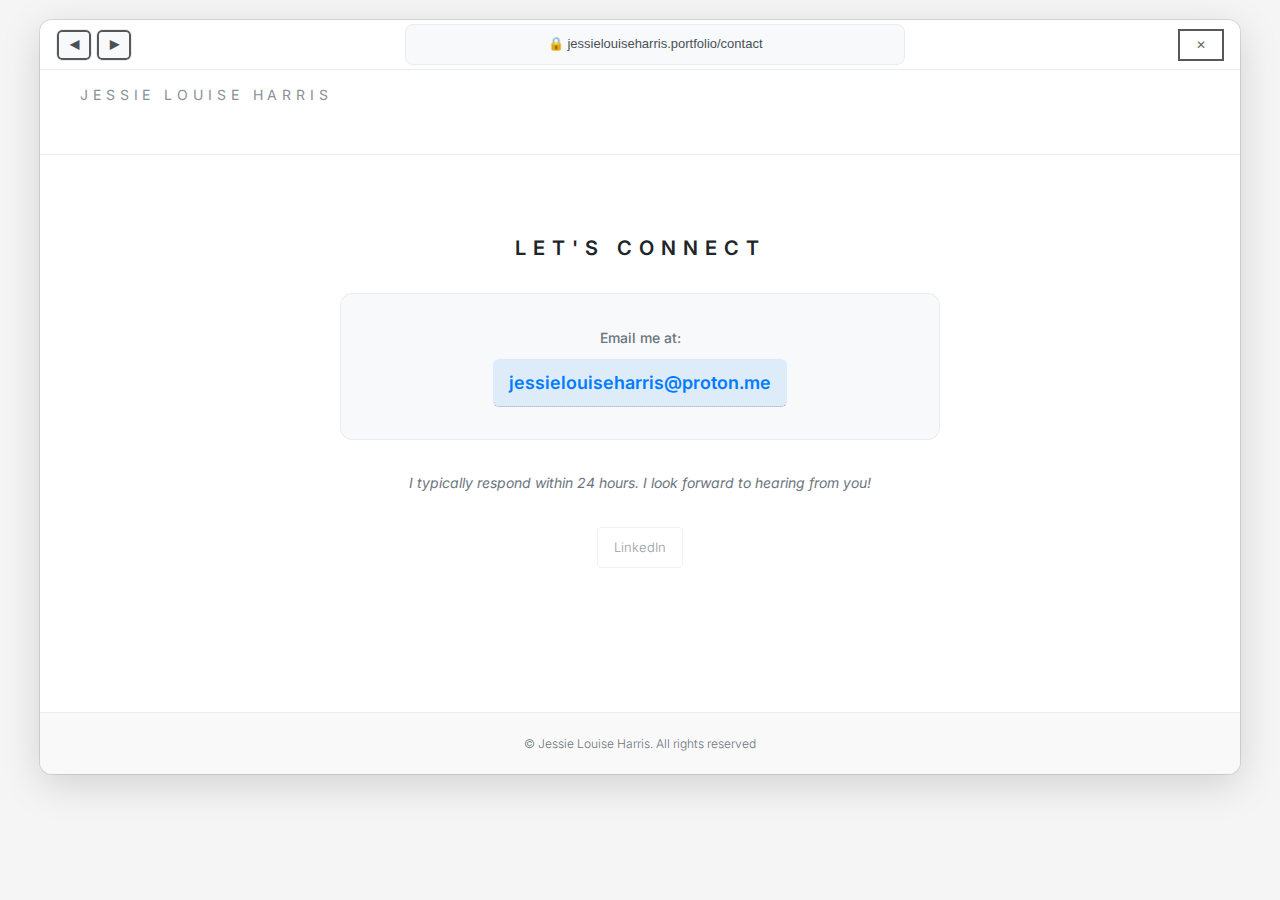
<file: contact.html>
<!DOCTYPE HTML>
<html>
	<head>
		<title>Contact | Jessie Louise Harris</title>
		<meta charset="utf-8" />
		<meta name="viewport" content="width=device-width, initial-scale=1, user-scalable=no" />
		<meta name="description" content="Get in touch with Jessie Louise Harris - UI/UX Designer. Let's collaborate on your next project." />
		<link rel="stylesheet" href="assets/css/main.css" />
		<link rel="stylesheet" href="assets/css/custom.css" />
		<noscript><link rel="stylesheet" href="assets/css/noscript.css" /></noscript>
	</head>
	<body class="is-preload">
		<div id="wrapper">
			
			<div class="browser-addressbar">
					<div class="browser-navigation">
						<button class="browser-nav-btn" onclick="goBack()" title="Back">◀</button>
						<button class="browser-nav-btn" onclick="goForward()" title="Forward">▶</button>
					</div>
					<div class="browser-url">🔒 jessielouiseharris.portfolio/contact</div>
					<button class="browser-close" onclick="handleBrowserClose()"></button>
				</div>

			<header id="header">
				<div class="inner">
					<a href="index.html" class="logo">
								<span class="title">Jessie Louise Harris</span>
							</a>
				</div>
			</header>

			<div id="main">
						<div class="inner">
							<header>
							</header>
							
							<section class="contact-content">
								<div class="contact-main">
									<h2>Let's Connect</h2>									
									<div class="email-contact">
										<div class="email-label">Email me at:</div>
										<a href="mailto:jessielouiseharris@proton.me" class="email-link">jessielouiseharris@proton.me</a>
									</div>
									
									<div class="contact-note">
										<p>I typically respond within 24 hours. I look forward to hearing from you!</p>
									</div>
									
									<div class="social-links">
										<a href="https://www.linkedin.com/in/j3ss1eharr1s/" target="_blank" rel="noopener noreferrer" class="linkedin-link">LinkedIn</a>
									</div>
								</div>
							</section>
						</div>
			</div>

			<footer id="footer">
						<div class="inner">
							<ul class="copyright">
								<li>&copy; Jessie Louise Harris. All rights reserved</li>
							</ul>
		</div>
	</footer>

</div>

<script src="assets/js/jquery.min.js"></script>
			<script src="assets/js/browser.min.js"></script>
			<script src="assets/js/breakpoints.min.js"></script>
			<script src="assets/js/util.js"></script>
			<script src="assets/js/main.js"></script>
			<script src="assets/js/custom.js"></script>
			
			<script>
				let browserHistory = [];
				let currentHistoryIndex = -1;
				
				function initBrowserHistory() {
					const currentPage = window.location.pathname.split('/').pop() || 'contact.html';
					
					const savedHistory = localStorage.getItem('portfolioHistory');
					const savedIndex = localStorage.getItem('portfolioHistoryIndex');
					
					if (savedHistory) {
						browserHistory = JSON.parse(savedHistory);
						currentHistoryIndex = parseInt(savedIndex) || 0;
					}
					
					const isBackForwardNavigation = sessionStorage.getItem('browserNavigation');
					sessionStorage.removeItem('browserNavigation');
					
					if (!isBackForwardNavigation && (browserHistory.length === 0 || browserHistory[browserHistory.length - 1] !== currentPage)) {
						if (currentHistoryIndex < browserHistory.length - 1) {
							browserHistory = browserHistory.slice(0, currentHistoryIndex + 1);
						}
						browserHistory.push(currentPage);
						currentHistoryIndex = browserHistory.length - 1;
						
						localStorage.setItem('portfolioHistory', JSON.stringify(browserHistory));
						localStorage.setItem('portfolioHistoryIndex', currentHistoryIndex.toString());
					}
					
					updateNavButtons();
				}
				
				function updateNavButtons() {
				}
				
				function goBack() {
					if (currentHistoryIndex > 0) {
						currentHistoryIndex--;
						const targetPage = browserHistory[currentHistoryIndex];
						
						localStorage.setItem('portfolioHistoryIndex', currentHistoryIndex.toString());
						
						sessionStorage.setItem('browserNavigation', 'back');
						
						if (targetPage !== (window.location.pathname.split('/').pop() || 'contact.html')) {
							window.location.href = targetPage;
						} else {
							updateNavButtons();
						}
					}
				}
				
				function goForward() {
					if (currentHistoryIndex < browserHistory.length - 1) {
						currentHistoryIndex++;
						const targetPage = browserHistory[currentHistoryIndex];
						
						localStorage.setItem('portfolioHistoryIndex', currentHistoryIndex.toString());
						
						sessionStorage.setItem('browserNavigation', 'forward');
						
						if (targetPage !== (window.location.pathname.split('/').pop() || 'contact.html')) {
							window.location.href = targetPage;
						} else {
							updateNavButtons();
						}
					}
				}
				
				function handleBrowserClose() {
					localStorage.removeItem('portfolioHistory');
					localStorage.removeItem('portfolioHistoryIndex');
					const wrapper = document.getElementById('wrapper');
					wrapper.style.transition = 'all 0.5s ease';
					wrapper.style.transform = 'scale(0.8)';
					wrapper.style.opacity = '0';
					
					setTimeout(() => {
						document.body.innerHTML = `
							<div style="
								position: fixed;
								top: 50%;
								left: 50%;
								transform: translate(-50%, -50%);
								text-align: center;
								font-family: -apple-system, BlinkMacSystemFont, sans-serif;
								color: #495057;
								background: white;
								padding: 48px;
								border-radius: 16px;
								box-shadow: 0 20px 60px rgba(0,0,0,0.2);
								border: 1px solid #e9ecef;
								max-width: 400px;
							">
								<h2 style="margin: 0 0 8px 0; color: #212529; font-size: 24px; font-weight: 600;">Leaving Already?</h2>
								<div style="display: flex; justify-content: center;">
									<button onclick="location.reload()" style="
										background: #007bff;
										color: #ffffff;
										border: none;
										padding: 16px 32px;
										border-radius: 8px;
										cursor: pointer;
										font-size: 16px;
										font-weight: 600;
										font-family: -apple-system, BlinkMacSystemFont, sans-serif;
										transition: all 0.2s ease;
										box-shadow: 0 4px 12px rgba(0, 123, 255, 0.3);
										min-width: 180px;
										display: flex;
										align-items: center;
										justify-content: center;
										gap: 8px;
										text-decoration: none;
										outline: none;
									" onmouseover="this.style.transform='translateY(-2px)'; this.style.boxShadow='0 6px 20px rgba(0, 123, 255, 0.4)'; this.style.background='#0056b3'; this.style.color='#ffffff';" onmouseout="this.style.transform='translateY(0)'; this.style.boxShadow='0 4px 12px rgba(0, 123, 255, 0.3)'; this.style.background='#007bff'; this.style.color='#ffffff';">
										<span>Reopen Portfolio</span>
									</button>
								</div>
							</div>
						`;
					}, 500);
				}
				
				document.addEventListener('DOMContentLoaded', function() {
					initBrowserHistory();
				});
			</script>

	</body>
</html>
</file>
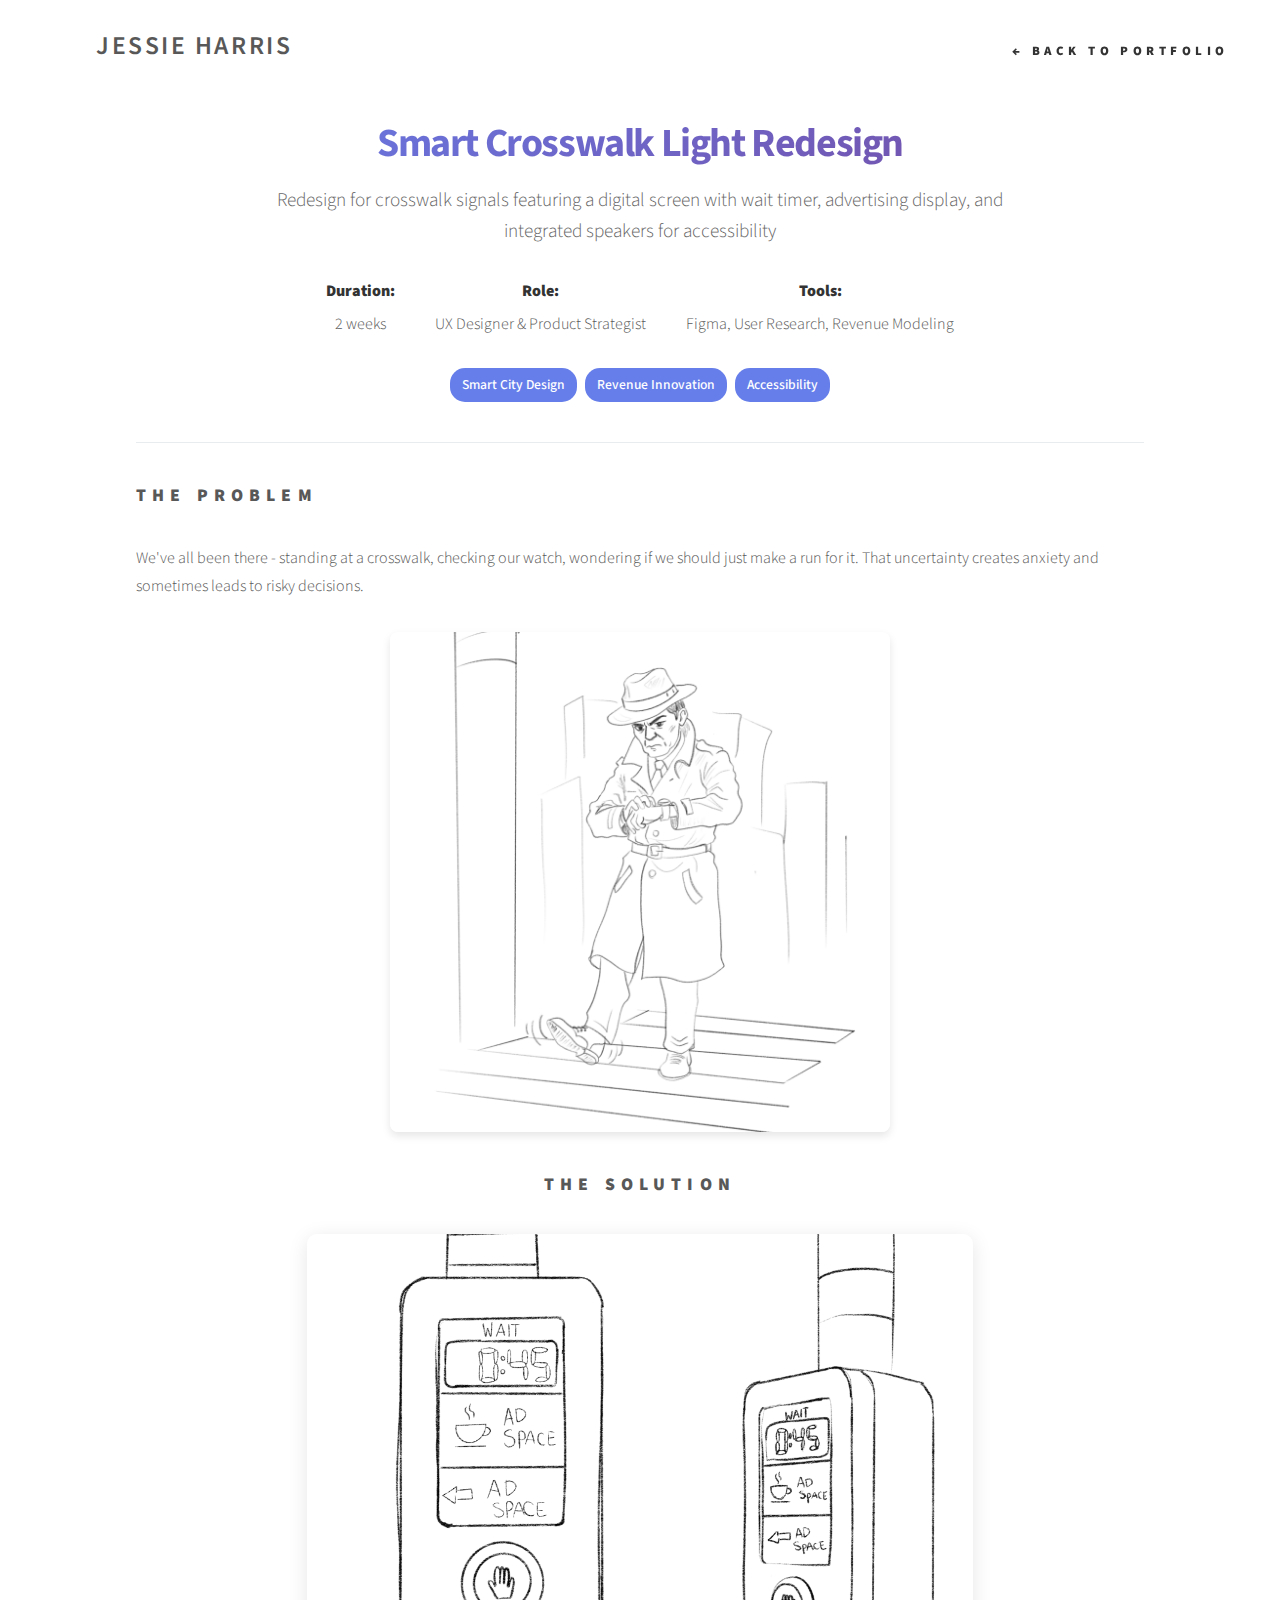
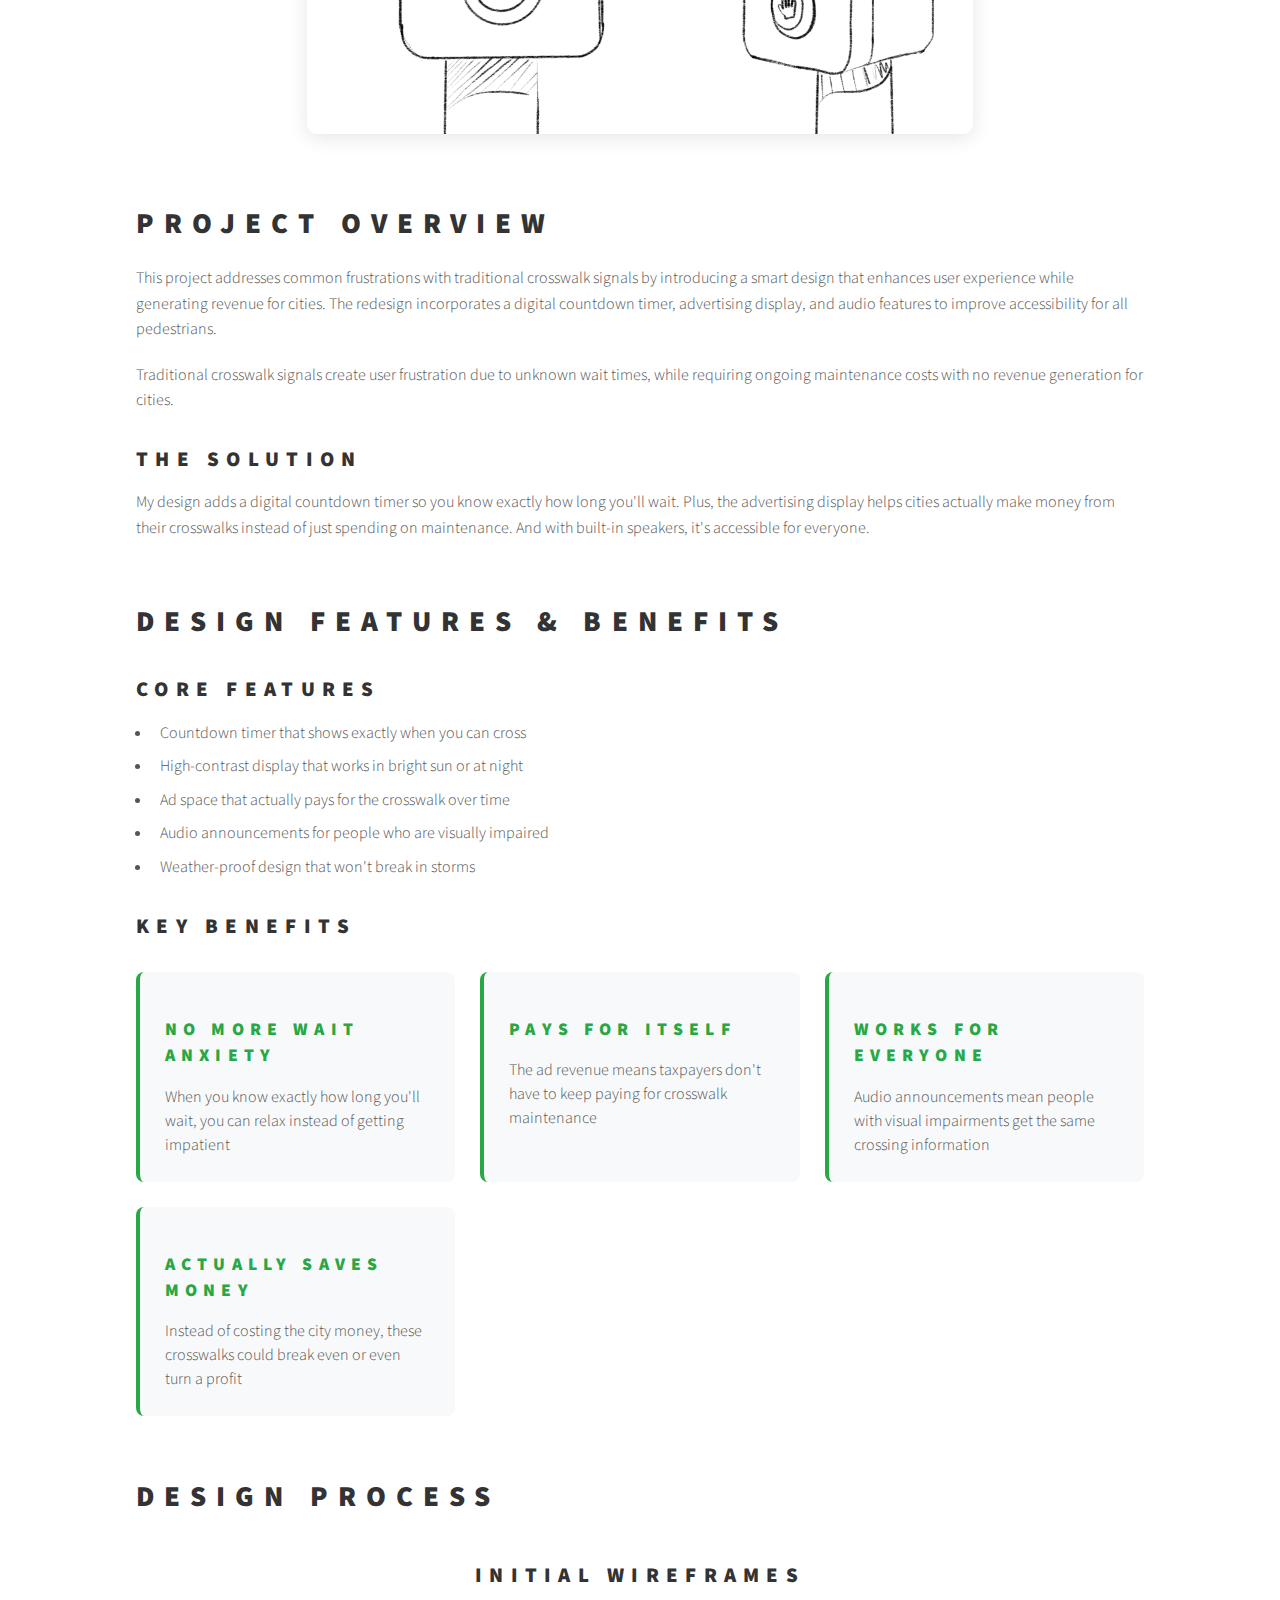
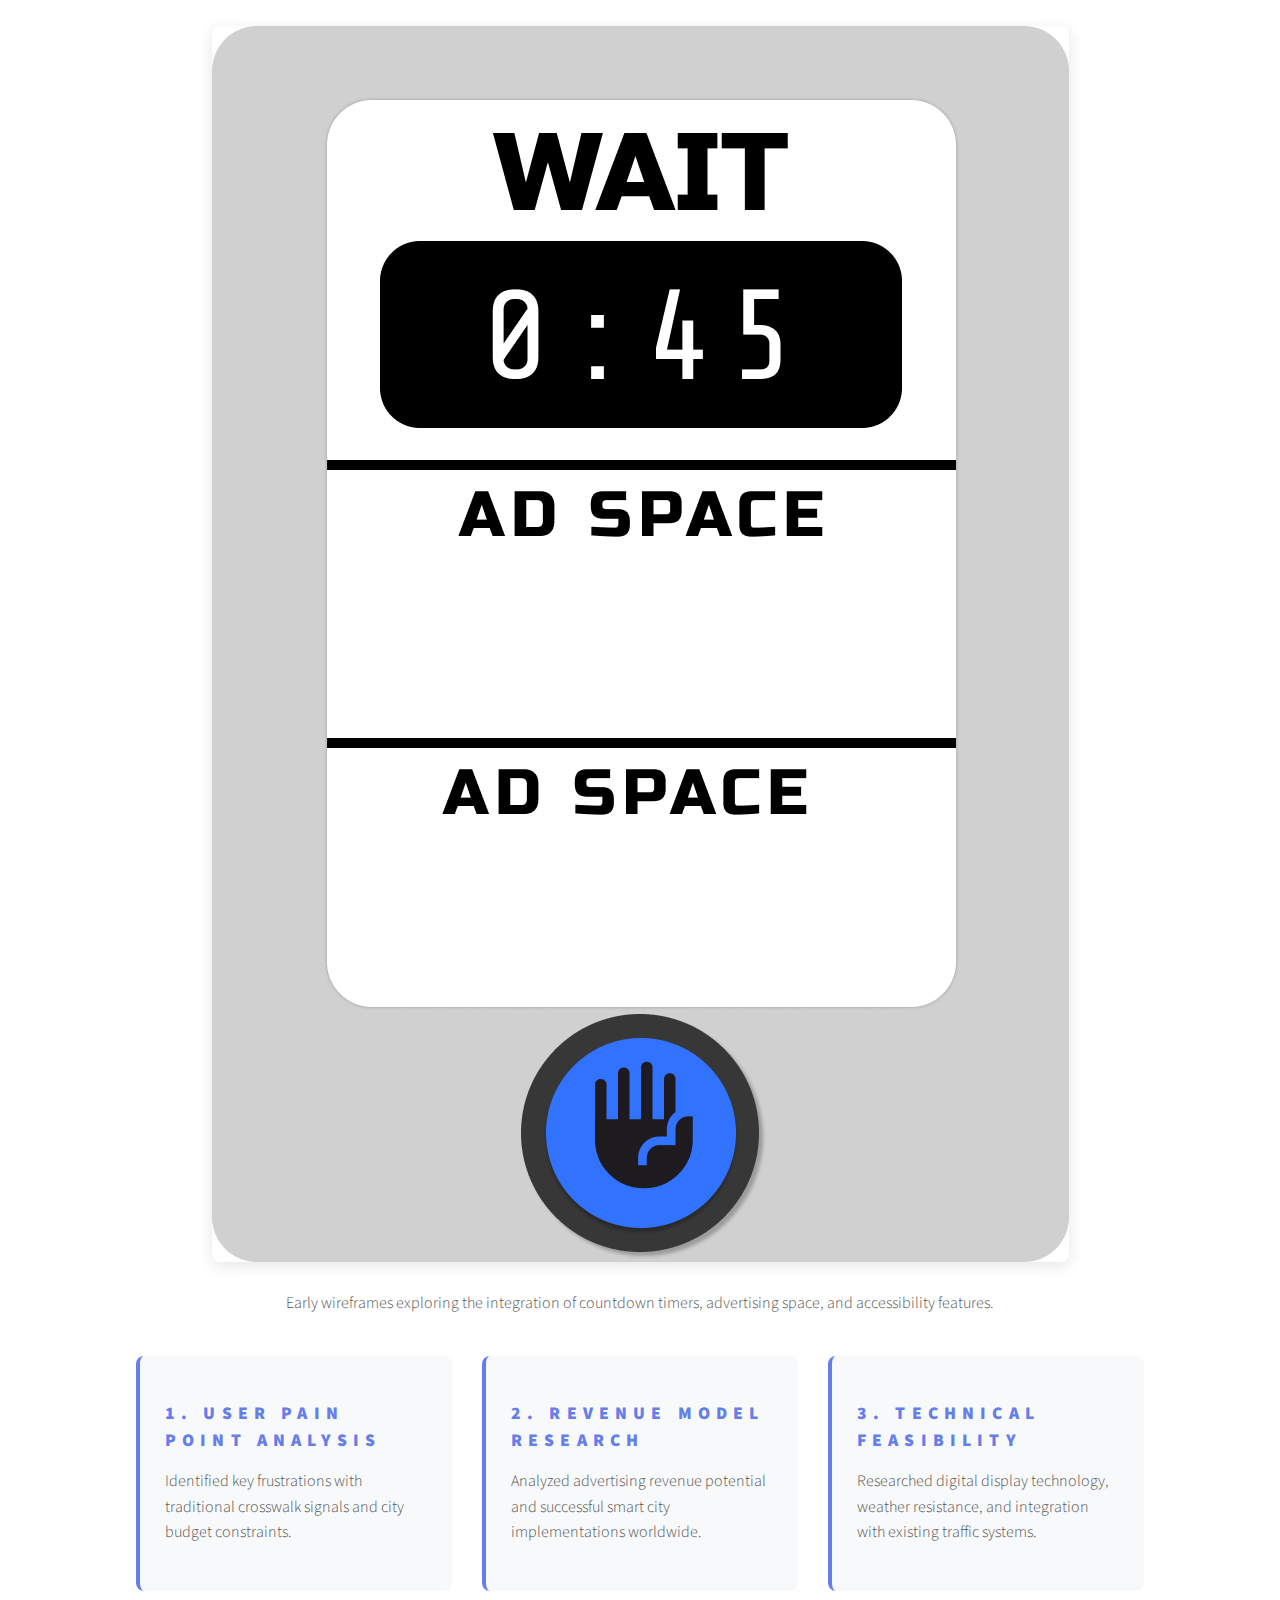
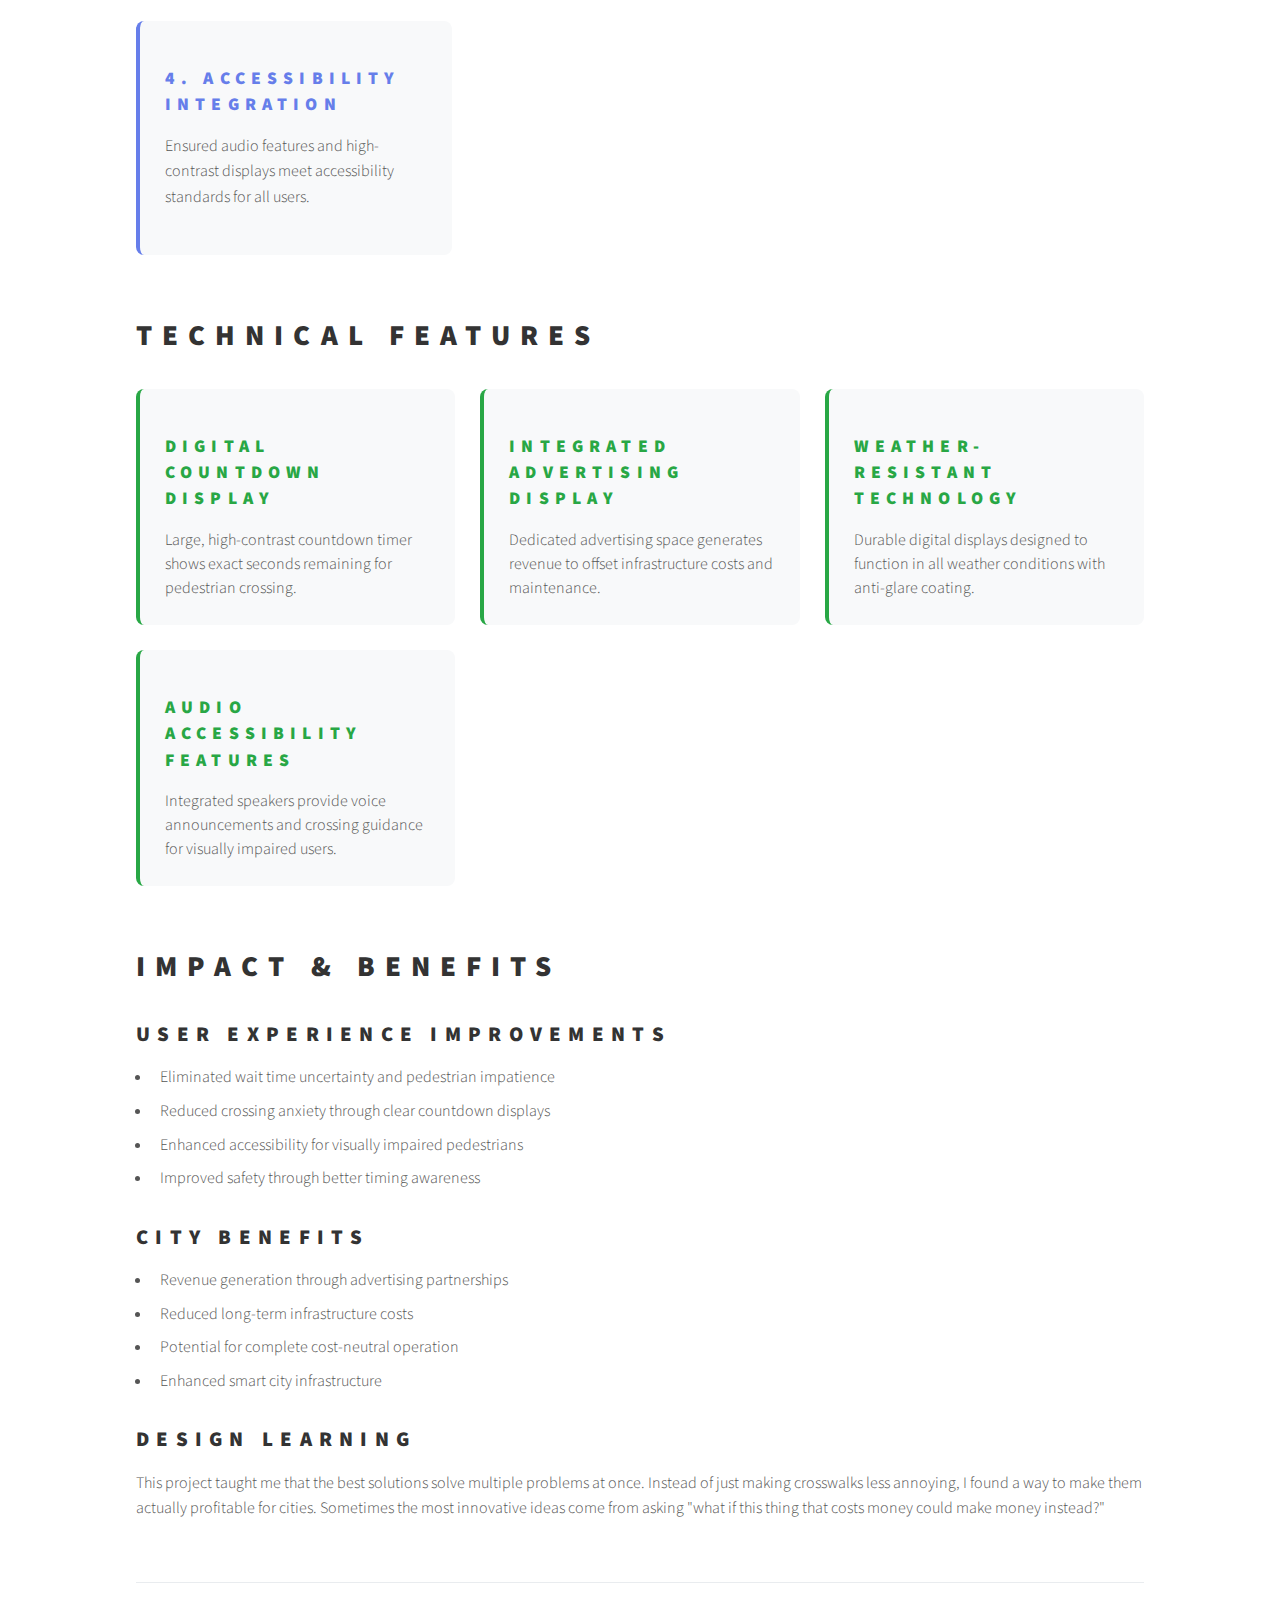
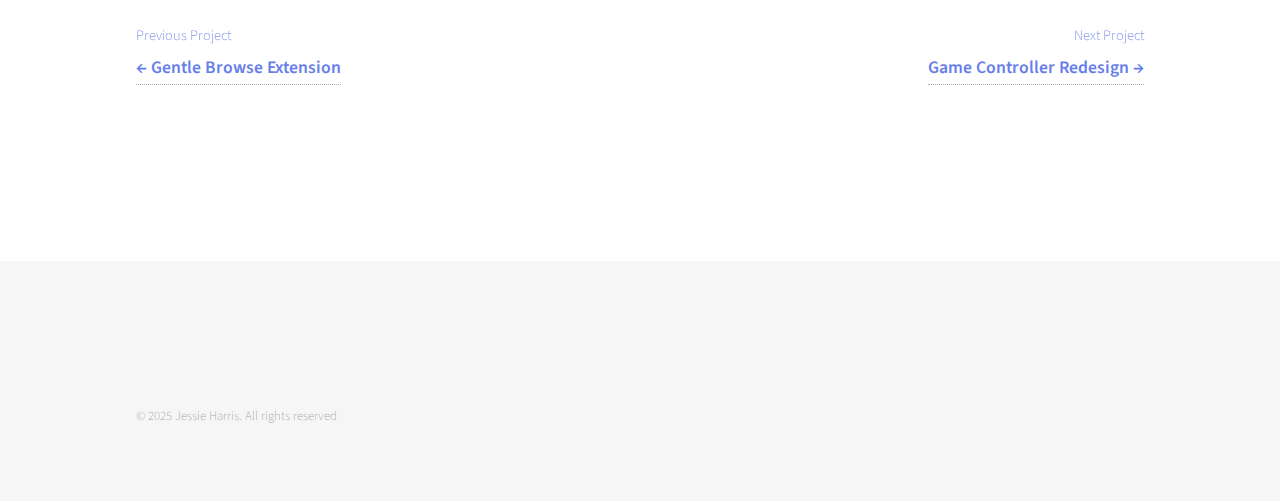
<file: crosswalk-light.html>
<!DOCTYPE HTML>
<html>
	<head>
		<title>Crosswalk Light Redesign | Jessie Harris</title>
		<meta charset="utf-8" />
		<meta name="viewport" content="width=device-width, initial-scale=1, user-scalable=no" />
		<link rel="stylesheet" href="assets/css/main.css" />
		<link rel="stylesheet" href="assets/css/portfolio.css" />
		<noscript><link rel="stylesheet" href="assets/css/noscript.css" /></noscript>
		
		<!-- Header styling to match index page -->
		<style>
			#header {
				padding-top: 1em !important;
			}
			#header .inner {
				display: flex !important;
				justify-content: space-between !important;
				align-items: center !important;
				padding: 0.5em 0 !important;
			}
			#header .logo { 
				display: block !important; 
				margin: 0 !important;
				transition: color 0.2s ease !important;
			}
			#header .logo:hover {
				color: #f2849e !important;
			}
			#header .title { 
				font-size: 1.6em !important; 
				color: #585858 !important; 
				font-family: "Source Sans Pro", Helvetica, sans-serif !important;
				font-weight: 600 !important; 
				display: block !important; 
				text-transform: uppercase !important;
				letter-spacing: 0.1em !important;
				transition: color 0.2s ease !important;
			}
			#header .logo:hover .title {
				color: #f2849e !important;
			}
			#header nav {
				margin: 0 !important;
			}
			#header nav ul {
				margin: 0 !important;
				justify-content: flex-end !important;
			}
		</style>
	</head>
	<body class="is-preload">
		<!-- Wrapper -->
			<div id="wrapper">

				<!-- Header -->
					<header id="header">
						<div class="inner">
							<!-- Logo -->
								<a href="index.html" class="logo">
									<span class="title">Jessie Harris</span>
								</a>
							<!-- Nav -->
								<nav>
									<ul>
										<li><a href="index.html">← Back to Portfolio</a></li>
									</ul>
								</nav>
						</div>
					</header>

				<!-- Main -->
					<div id="main">
						<div class="inner">
							
							<!-- Project Header -->
							<header class="project-header">
								<h1 class="gradient-text">Smart Crosswalk Light Redesign</h1>
								<p class="project-subtitle">Redesign for crosswalk signals featuring a digital screen with wait timer, advertising display, and integrated speakers for accessibility</p>
								
								<div class="project-meta">
									<div class="meta-item">
										<strong>Duration:</strong> 2 weeks
									</div>
									<div class="meta-item">
										<strong>Role:</strong> UX Designer & Product Strategist
									</div>
									<div class="meta-item">
										<strong>Tools:</strong> Figma, User Research, Revenue Modeling
									</div>
								</div>
								
								<div class="project-tags">
									<span class="tag">Smart City Design</span>
									<span class="tag">Revenue Innovation</span>
									<span class="tag">Accessibility</span>
								</div>
							</header>

							<!-- Problem Illustration -->
							<section class="problem-illustration">
								<h2>The Problem</h2>
								<p>We've all been there - standing at a crosswalk, checking our watch, wondering if we should just make a run for it. That uncertainty creates anxiety and sometimes leads to risky decisions.</p>
								<img src="images/crosswalkuser.png" alt="Businessman impatiently checking watch at crosswalk" onclick="openModal(this)" class="problem-image" />
							</section>

							<!-- Main Project Image -->
							<section class="hero-image">
								<h2>The Solution</h2>
								<img src="images/crosswalklight.png" alt="Smart Crosswalk Light Redesign" onclick="openModal(this)" />
							</section>

							<!-- Project Overview -->
							<section class="project-section">
								<h2>Project Overview</h2>
                                <p>This project addresses common frustrations with traditional crosswalk signals by introducing a smart design that enhances user experience while generating revenue for cities. The redesign incorporates a digital countdown timer, advertising display, and audio features to improve accessibility for all pedestrians.</p>
								<p>Traditional crosswalk signals create user frustration due to unknown wait times, while requiring ongoing maintenance costs with no revenue generation for cities.</p>
								
								<h3>The Solution</h3>
								<p>My design adds a digital countdown timer so you know exactly how long you'll wait. Plus, the advertising display helps cities actually make money from their crosswalks instead of just spending on maintenance. And with built-in speakers, it's accessible for everyone.</p>
							</section>

							<!-- Research Section -->
							<section class="project-section">
								<h2>Design Features & Benefits</h2>
								
								<h3>Core Features</h3>
								<ul>
									<li>Countdown timer that shows exactly when you can cross</li>
									<li>High-contrast display that works in bright sun or at night</li>
									<li>Ad space that actually pays for the crosswalk over time</li>
									<li>Audio announcements for people who are visually impaired</li>
									<li>Weather-proof design that won't break in storms</li>
								</ul>
								
								<h3>Key Benefits</h3>
								<div class="insights-grid">
									<div class="insight-item">
										<h4>No More Wait Anxiety</h4>
										<p>When you know exactly how long you'll wait, you can relax instead of getting impatient</p>
									</div>
									
									<div class="insight-item">
										<h4>Pays for Itself</h4>
										<p>The ad revenue means taxpayers don't have to keep paying for crosswalk maintenance</p>
									</div>
									
									<div class="insight-item">
										<h4>Works for Everyone</h4>
										<p>Audio announcements mean people with visual impairments get the same crossing information</p>
									</div>
									
									<div class="insight-item">
										<h4>Actually Saves Money</h4>
										<p>Instead of costing the city money, these crosswalks could break even or even turn a profit</p>
									</div>
								</div>
							</section>

							<!-- Design Process -->
							<section class="project-section">
								<h2>Design Process</h2>
								
								<div class="wireframe-section">
									<h3>Initial Wireframes</h3>
									<img src="images/crosswalklightwireframe.png" alt="Smart Crosswalk Light Wireframes" onclick="openModal(this)" />
									<p>Early wireframes exploring the integration of countdown timers, advertising space, and accessibility features.</p>
								</div>
								
								<div class="process-steps">
									<div class="process-step">
										<h4>1. User Pain Point Analysis</h4>
										<p>Identified key frustrations with traditional crosswalk signals and city budget constraints.</p>
									</div>
									
									<div class="process-step">
										<h4>2. Revenue Model Research</h4>
										<p>Analyzed advertising revenue potential and successful smart city implementations worldwide.</p>
									</div>
									
									<div class="process-step">
										<h4>3. Technical Feasibility</h4>
										<p>Researched digital display technology, weather resistance, and integration with existing traffic systems.</p>
									</div>
									
									<div class="process-step">
										<h4>4. Accessibility Integration</h4>
										<p>Ensured audio features and high-contrast displays meet accessibility standards for all users.</p>
									</div>
								</div>
							</section>

							<!-- Design Solution -->
							<section class="project-section">
								<h2>Technical Features</h2>
								
								<div class="solution-features">
									<div class="feature-item">
										<h4>Digital Countdown Display</h4>
										<p>Large, high-contrast countdown timer shows exact seconds remaining for pedestrian crossing.</p>
									</div>
									
									<div class="feature-item">
										<h4>Integrated Advertising Display</h4>
										<p>Dedicated advertising space generates revenue to offset infrastructure costs and maintenance.</p>
									</div>
									
									<div class="feature-item">
										<h4>Weather-Resistant Technology</h4>
										<p>Durable digital displays designed to function in all weather conditions with anti-glare coating.</p>
									</div>
									
									<div class="feature-item">
										<h4>Audio Accessibility Features</h4>
										<p>Integrated speakers provide voice announcements and crossing guidance for visually impaired users.</p>
									</div>
								</div>
							</section>

							<!-- Impact & Results -->
							<section class="project-section">
								<h2>Impact & Benefits</h2>
								
								<h3>User Experience Improvements</h3>
								<ul>
									<li>Eliminated wait time uncertainty and pedestrian impatience</li>
									<li>Reduced crossing anxiety through clear countdown displays</li>
									<li>Enhanced accessibility for visually impaired pedestrians</li>
									<li>Improved safety through better timing awareness</li>
								</ul>
								
								<h3>City Benefits</h3>
								<ul>
									<li>Revenue generation through advertising partnerships</li>
									<li>Reduced long-term infrastructure costs</li>
									<li>Potential for complete cost-neutral operation</li>
									<li>Enhanced smart city infrastructure</li>
								</ul>
								
								<h3>Design Learning</h3>
								<p>This project taught me that the best solutions solve multiple problems at once. Instead of just making crosswalks less annoying, I found a way to make them actually profitable for cities. Sometimes the most innovative ideas come from asking "what if this thing that costs money could make money instead?"</p>
							</section>

							<!-- Navigation -->
							<section class="project-navigation">
							<a href="gentle-browse.html" class="nav-link prev">
								<span class="nav-label">Previous Project</span>
								<span class="nav-title">← Gentle Browse Extension</span>
							</a>
								<a href="game-controller.html" class="nav-link next">
									<span class="nav-label">Next Project</span>
									<span class="nav-title">Game Controller Redesign →</span>
								</a>
							</section>

						</div>
					</div>

				<!-- Footer -->
					<footer id="footer">
						<div class="inner">
							<ul class="copyright">
								<li>&copy; 2025 Jessie Harris. All rights reserved</li>
							</ul>
						</div>
					</footer>

			</div>

		<!-- Image Modal -->
		<div id="imageModal" class="modal" onclick="closeModal()">
			<span class="close">&times;</span>
			<img class="modal-content" id="modalImage">
		</div>

		<!-- Scripts -->
			<script src="assets/js/jquery.min.js"></script>
			<script src="assets/js/browser.min.js"></script>
			<script src="assets/js/breakpoints.min.js"></script>
			<script src="assets/js/util.js"></script>
			<script src="assets/js/main.js"></script>
			
			<script>
				// Image modal functionality
				function openModal(img) {
					var modal = document.getElementById("imageModal");
					var modalImg = document.getElementById("modalImage");
					
					// Preload the image to prevent flashing
					modalImg.src = img.src;
					modalImg.onload = function() {
						document.body.classList.add("modal-open");
						modal.classList.add("show");
					};
				}

				function closeModal() {
					var modal = document.getElementById("imageModal");
					modal.classList.remove("show");
					document.body.classList.remove("modal-open");
				}
			</script>

	</body>
</html>
</file>
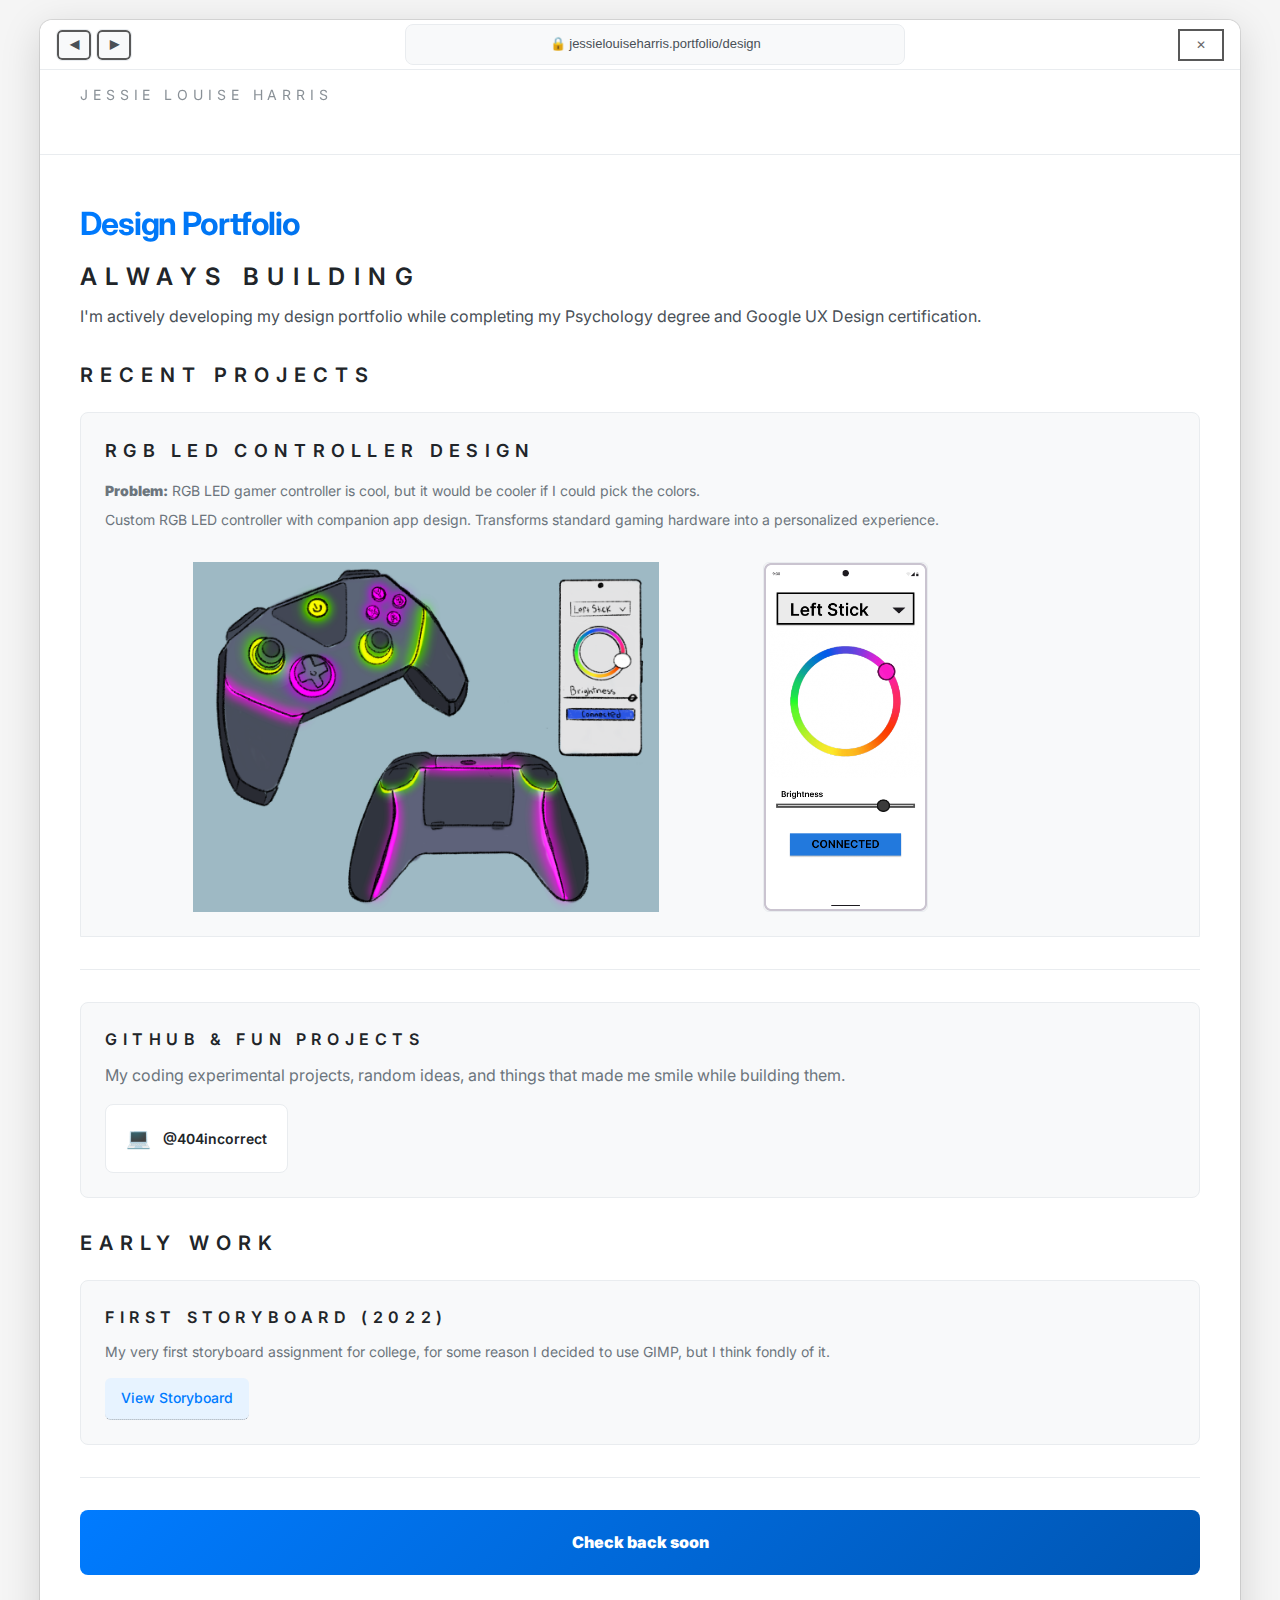
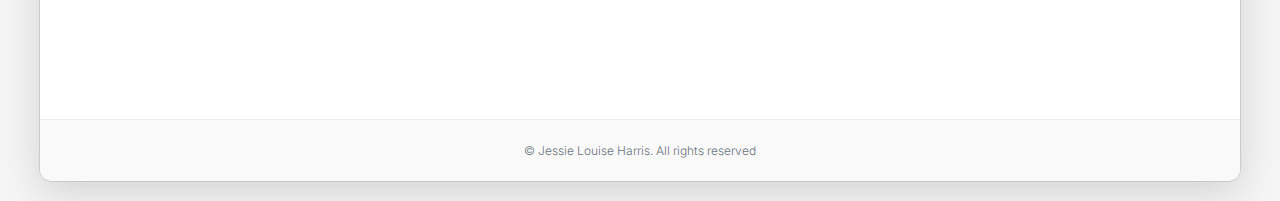
<file: design.html>
<!DOCTYPE HTML>
<html>
	<head>
		<title>Design Portfolio | Jessie Louise Harris</title>
		<meta charset="utf-8" />
		<meta name="viewport" content="width=device-width, initial-scale=1, user-scalable=no" />
		<meta name="description" content="Jessie Louise Harris - UI/UX Design Portfolio showcasing mobile apps, web experiences, and design systems." />
		<link rel="stylesheet" href="assets/css/main.css" />
		<link rel="stylesheet" href="assets/css/custom.css" />
		<noscript><link rel="stylesheet" href="assets/css/noscript.css" /></noscript>
	</head>
	<body class="is-preload">
		<div id="wrapper">
			
			<div class="browser-addressbar">
					<div class="browser-navigation">
						<button class="browser-nav-btn" onclick="goBack()" title="Back">◀</button>
						<button class="browser-nav-btn" onclick="goForward()" title="Forward">▶</button>
					</div>
					<div class="browser-url">🔒 jessielouiseharris.portfolio/design</div>
					<button class="browser-close" onclick="handleBrowserClose()"></button>
				</div>

			<header id="header">
				<div class="inner">
					<a href="index.html" class="logo">
								<span class="title">Jessie Louise Harris</span>
							</a>
				</div>
			</header>

			<div id="main">
						<div class="inner">
							<header>
								<h1 class="gradient-text">Design Portfolio</h1>
							</header>
							
							<section>
								<h2>Always Building</h2>
								<p>I'm actively developing my design portfolio while completing my Psychology degree and Google UX Design certification.</p>
								
								<div class="recent-projects-section">
									<h2>Recent Projects</h2>
									<div class="project-showcase">
										<h3>RGB LED Controller Design</h3>
										<div class="project-content">
											<div class="project-description">
												<p><strong>Problem:</strong> RGB LED gamer controller is cool, but it would be cooler if I could pick the colors.</p>
												<p>Custom RGB LED controller with companion app design. Transforms standard gaming hardware into a personalized experience.</p>
											</div>
											<div class="project-images">
												<img src="images/ControllerSketch.png" alt="RGB LED Controller Hardware Design" onclick="openModal(this)" />
												<img src="images/figmacontroller.png" alt="RGB LED Controller UI Wireframe" onclick="openModal(this)" />
											</div>
										</div>
									</div>
								</div>
								
								<div class="github-section">
									<h3>GitHub & Fun Projects</h3>
									<p> My coding experimental projects, random ideas, and things that made me smile while building them.</p>
									<a href="https://github.com/404incorrect" target="_blank" rel="noopener noreferrer" class="github-link">
										<span class="github-icon">💻</span>
										<span class="github-text">
											<strong>@404incorrect</strong>
										</span>
									</a>
								</div>
								
								<div class="early-work-section">
									<h2>Early Work</h2>
									<div class="early-work-card">
										<h3>First Storyboard (2022)</h3>
										<p>My very first storyboard assignment for college, for some reason I decided to use GIMP, but I think fondly of it.</p>
										<a href="assets/papers/Storyboard Goodreads Redesign.pdf" target="_blank" class="work-link">View Storyboard</a>
									</div>
								</div>
								
								<div class="coming-soon-note">
									<p><strong>Check back soon</strong></p>
								</div>
							</section>
						</div>
			</div>

			<footer id="footer">
						<div class="inner">
							<ul class="copyright">
								<li>&copy; Jessie Louise Harris. All rights reserved</li>
							</ul>
		</div>
	</footer>

</div>

<script src="assets/js/jquery.min.js"></script>
			<script src="assets/js/browser.min.js"></script>
			<script src="assets/js/breakpoints.min.js"></script>
			<script src="assets/js/util.js"></script>
			<script src="assets/js/main.js"></script>
			<script src="assets/js/custom.js"></script>
			
			<script>
				let browserHistory = [];
				let currentHistoryIndex = -1;
				
				function initBrowserHistory() {
					const currentPage = window.location.pathname.split('/').pop() || 'design.html';
					
					const savedHistory = localStorage.getItem('portfolioHistory');
					const savedIndex = localStorage.getItem('portfolioHistoryIndex');
					
					if (savedHistory) {
						browserHistory = JSON.parse(savedHistory);
						currentHistoryIndex = parseInt(savedIndex) || 0;
					}
					
					const isBackForwardNavigation = sessionStorage.getItem('browserNavigation');
					sessionStorage.removeItem('browserNavigation');
					
					if (!isBackForwardNavigation && (browserHistory.length === 0 || browserHistory[browserHistory.length - 1] !== currentPage)) {
						if (currentHistoryIndex < browserHistory.length - 1) {
							browserHistory = browserHistory.slice(0, currentHistoryIndex + 1);
						}
						browserHistory.push(currentPage);
						currentHistoryIndex = browserHistory.length - 1;
						
						localStorage.setItem('portfolioHistory', JSON.stringify(browserHistory));
						localStorage.setItem('portfolioHistoryIndex', currentHistoryIndex.toString());
					}
					
					updateNavButtons();
				}
				
				function updateNavButtons() {
				}
				
				function goBack() {
					if (currentHistoryIndex > 0) {
						currentHistoryIndex--;
						const targetPage = browserHistory[currentHistoryIndex];
						
						localStorage.setItem('portfolioHistoryIndex', currentHistoryIndex.toString());
						
						sessionStorage.setItem('browserNavigation', 'back');
						
						if (targetPage !== (window.location.pathname.split('/').pop() || 'design.html')) {
							window.location.href = targetPage;
						} else {
							updateNavButtons();
						}
					}
				}
				
				function goForward() {
					if (currentHistoryIndex < browserHistory.length - 1) {
						currentHistoryIndex++;
						const targetPage = browserHistory[currentHistoryIndex];
						
						localStorage.setItem('portfolioHistoryIndex', currentHistoryIndex.toString());
						
						sessionStorage.setItem('browserNavigation', 'forward');
						
						if (targetPage !== (window.location.pathname.split('/').pop() || 'design.html')) {
							window.location.href = targetPage;
						} else {
							updateNavButtons();
						}
					}
				}
				
				function handleBrowserClose() {
					localStorage.removeItem('portfolioHistory');
					localStorage.removeItem('portfolioHistoryIndex');
					const wrapper = document.getElementById('wrapper');
					wrapper.style.transition = 'all 0.5s ease';
					wrapper.style.transform = 'scale(0.8)';
					wrapper.style.opacity = '0';
					
					setTimeout(() => {
						document.body.innerHTML = `
							<div style="
								position: fixed;
								top: 50%;
								left: 50%;
								transform: translate(-50%, -50%);
								text-align: center;
								font-family: -apple-system, BlinkMacSystemFont, sans-serif;
								color: #495057;
								background: white;
								padding: 48px;
								border-radius: 16px;
								box-shadow: 0 20px 60px rgba(0,0,0,0.2);
								border: 1px solid #e9ecef;
								max-width: 400px;
							">
								<h2 style="margin: 0 0 8px 0; color: #212529; font-size: 24px; font-weight: 600;">Leaving Already?</h2>
								<div style="display: flex; justify-content: center;">
									<button onclick="location.reload()" style="
										background: #007bff;
										color: #ffffff;
										border: none;
										padding: 16px 32px;
										border-radius: 8px;
										cursor: pointer;
										font-size: 16px;
										font-weight: 600;
										font-family: -apple-system, BlinkMacSystemFont, sans-serif;
										transition: all 0.2s ease;
										box-shadow: 0 4px 12px rgba(0, 123, 255, 0.3);
										min-width: 180px;
										display: flex;
										align-items: center;
										justify-content: center;
										gap: 8px;
										text-decoration: none;
										outline: none;
									" onmouseover="this.style.transform='translateY(-2px)'; this.style.boxShadow='0 6px 20px rgba(0, 123, 255, 0.4)'; this.style.background='#0056b3'; this.style.color='#ffffff';" onmouseout="this.style.transform='translateY(0)'; this.style.boxShadow='0 4px 12px rgba(0, 123, 255, 0.3)'; this.style.background='#007bff'; this.style.color='#ffffff';">
										<span>Reopen Portfolio</span>
									</button>
								</div>
							</div>
						`;
					}, 500);
				}
				
				document.addEventListener('DOMContentLoaded', function() {
					initBrowserHistory();
				});
				
				// Image modal functionality
				function openModal(img) {
					const modal = document.getElementById('imageModal');
					const modalImg = document.getElementById('modalImage');
					modal.classList.add('active');
					modalImg.src = img.src;
					modalImg.alt = img.alt;
				}
				
				function closeModal() {
					const modal = document.getElementById('imageModal');
					modal.classList.remove('active');
				}
				
				// Close modal when clicking outside the image
				document.addEventListener('click', function(e) {
					const modal = document.getElementById('imageModal');
					if (e.target === modal) {
						closeModal();
					}
				});
			</script>
			
			<!-- Image Modal -->
			<div id="imageModal" class="image-modal">
				<span class="close-modal" onclick="closeModal()">&times;</span>
				<img class="modal-content" id="modalImage">
			</div>

	</body>
</html>
</file>
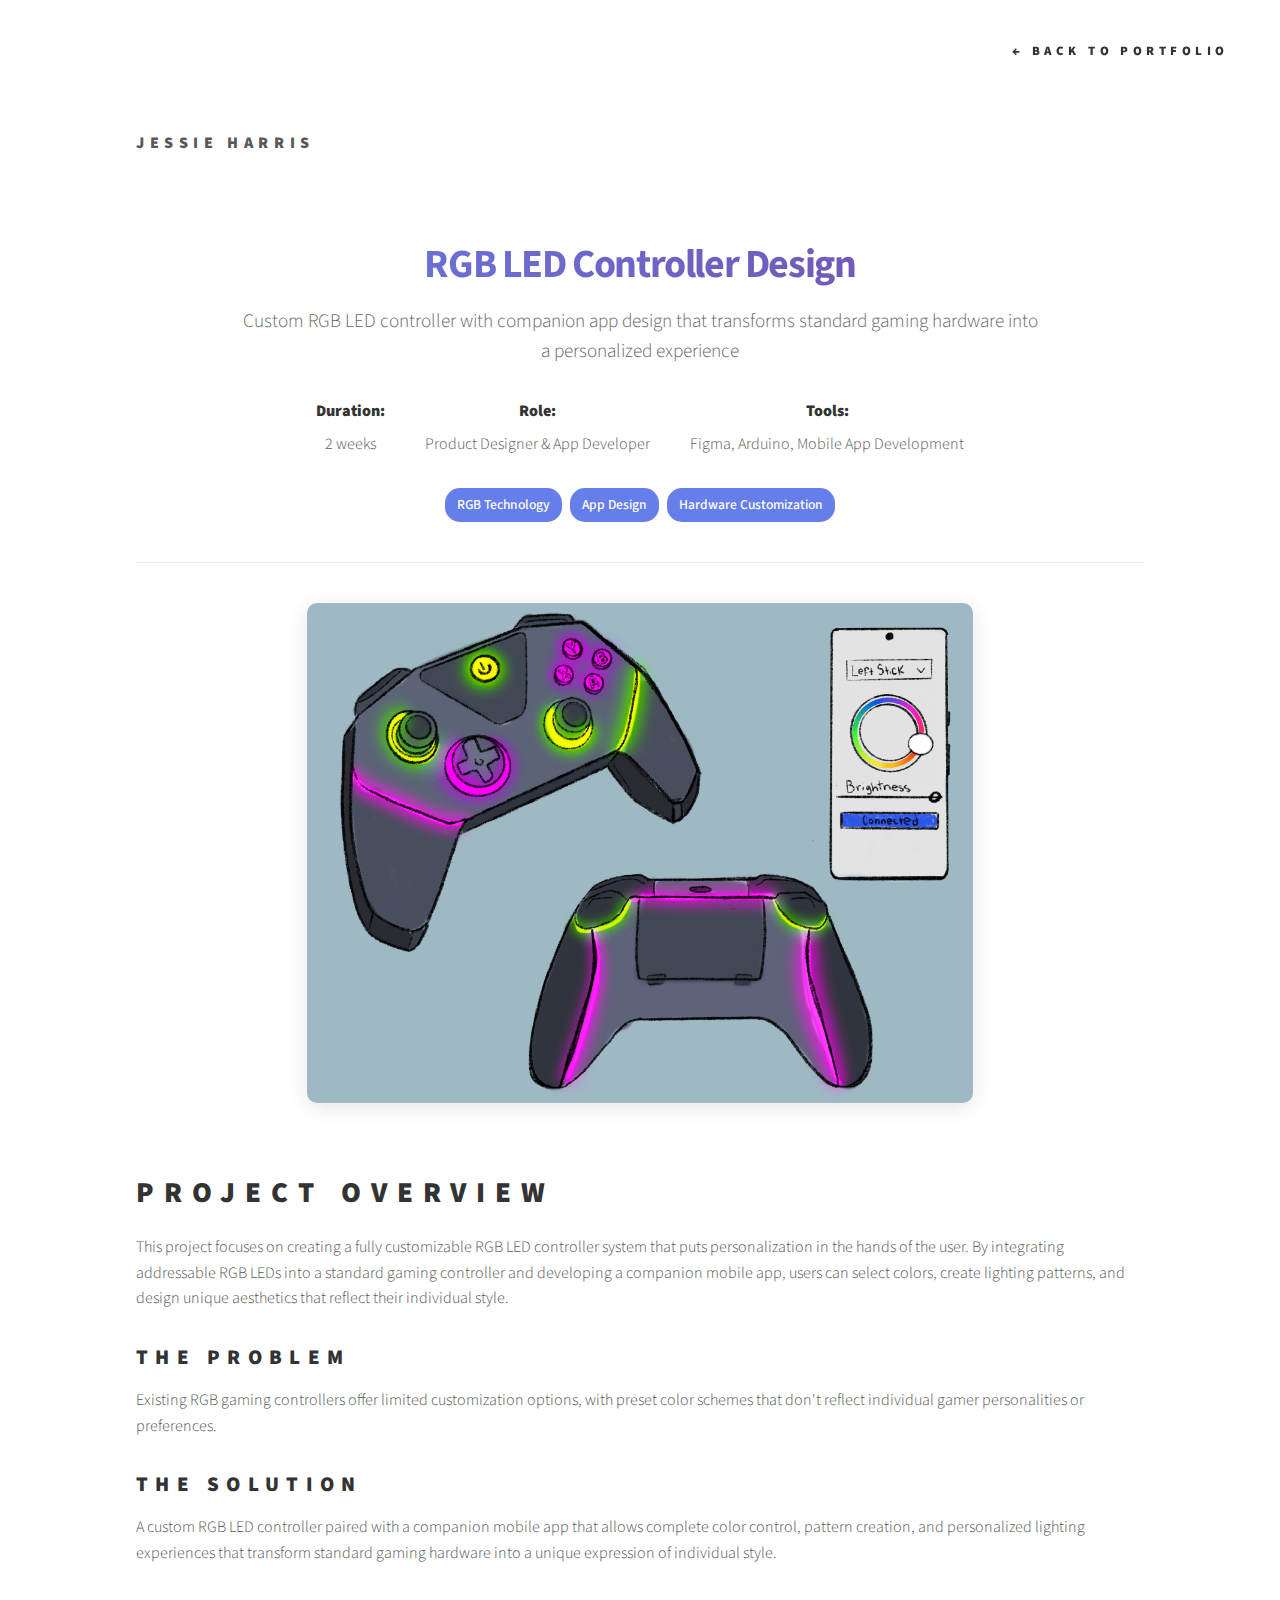
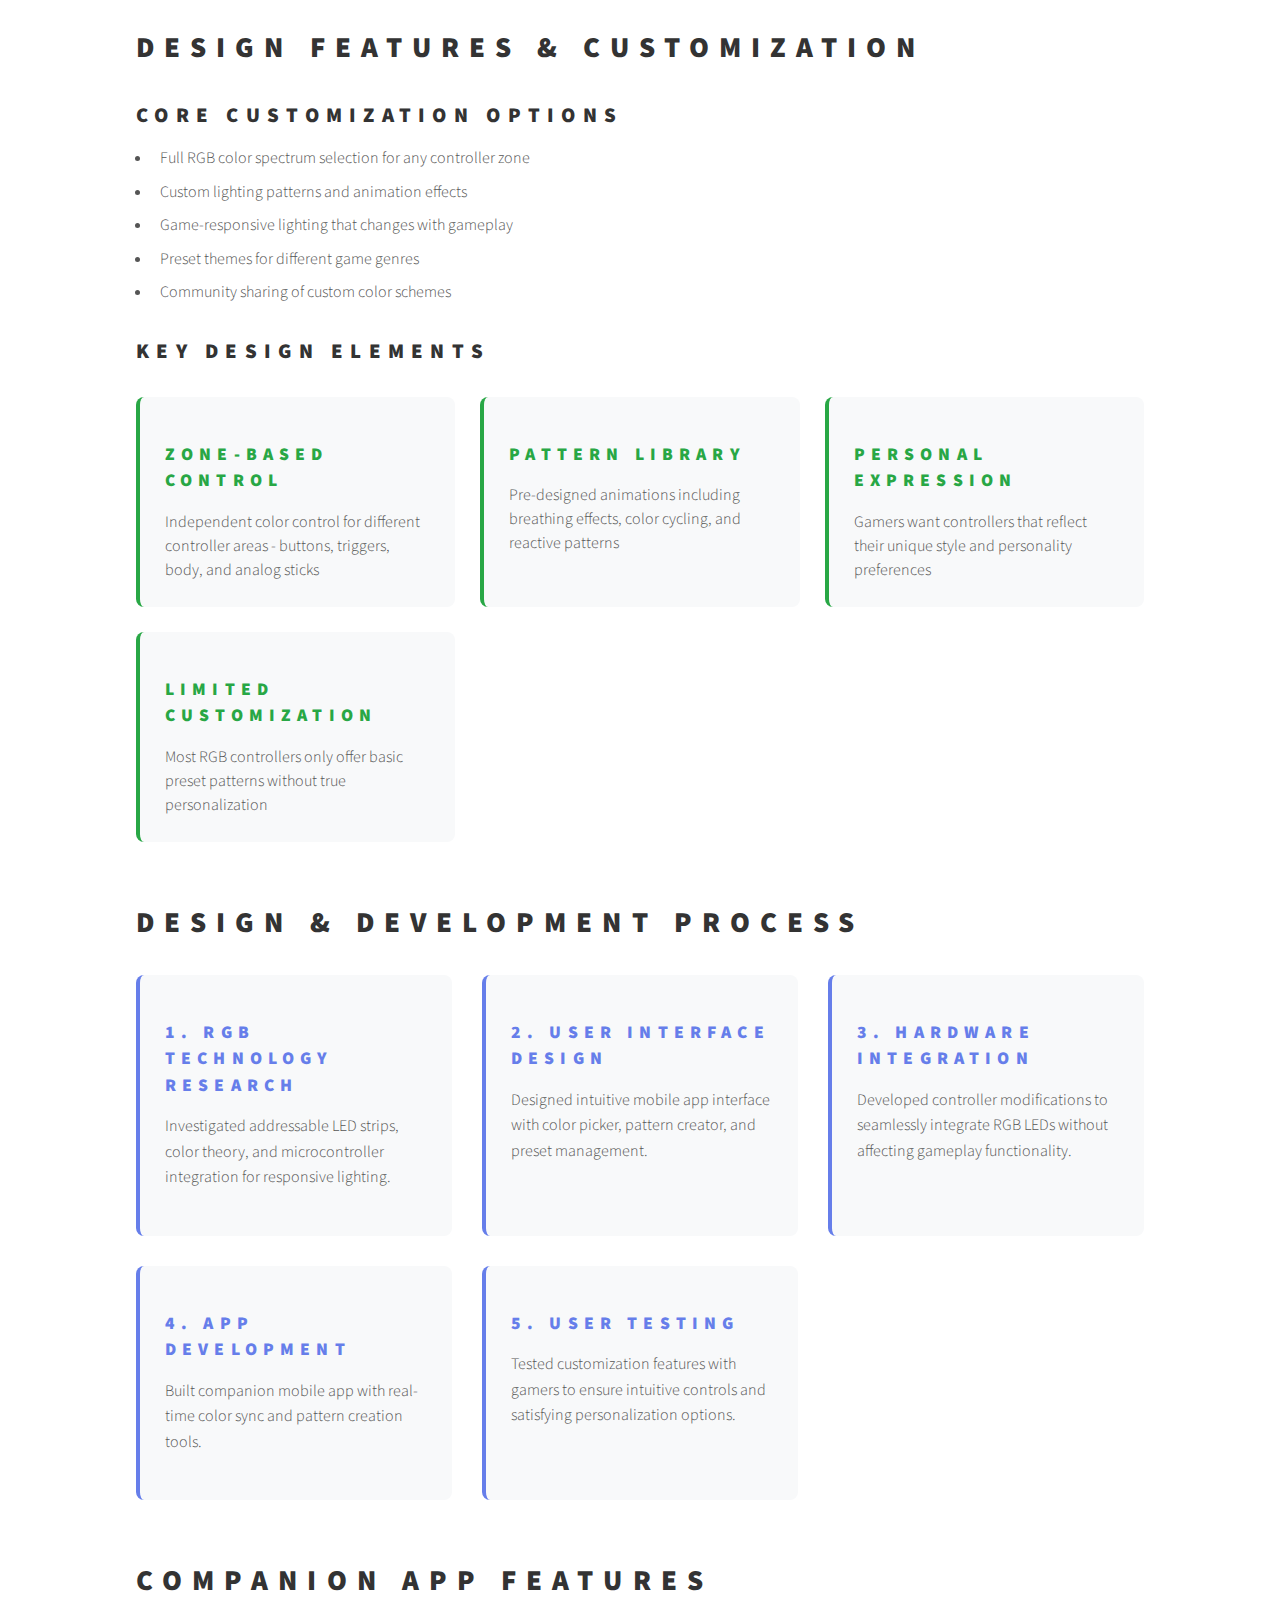
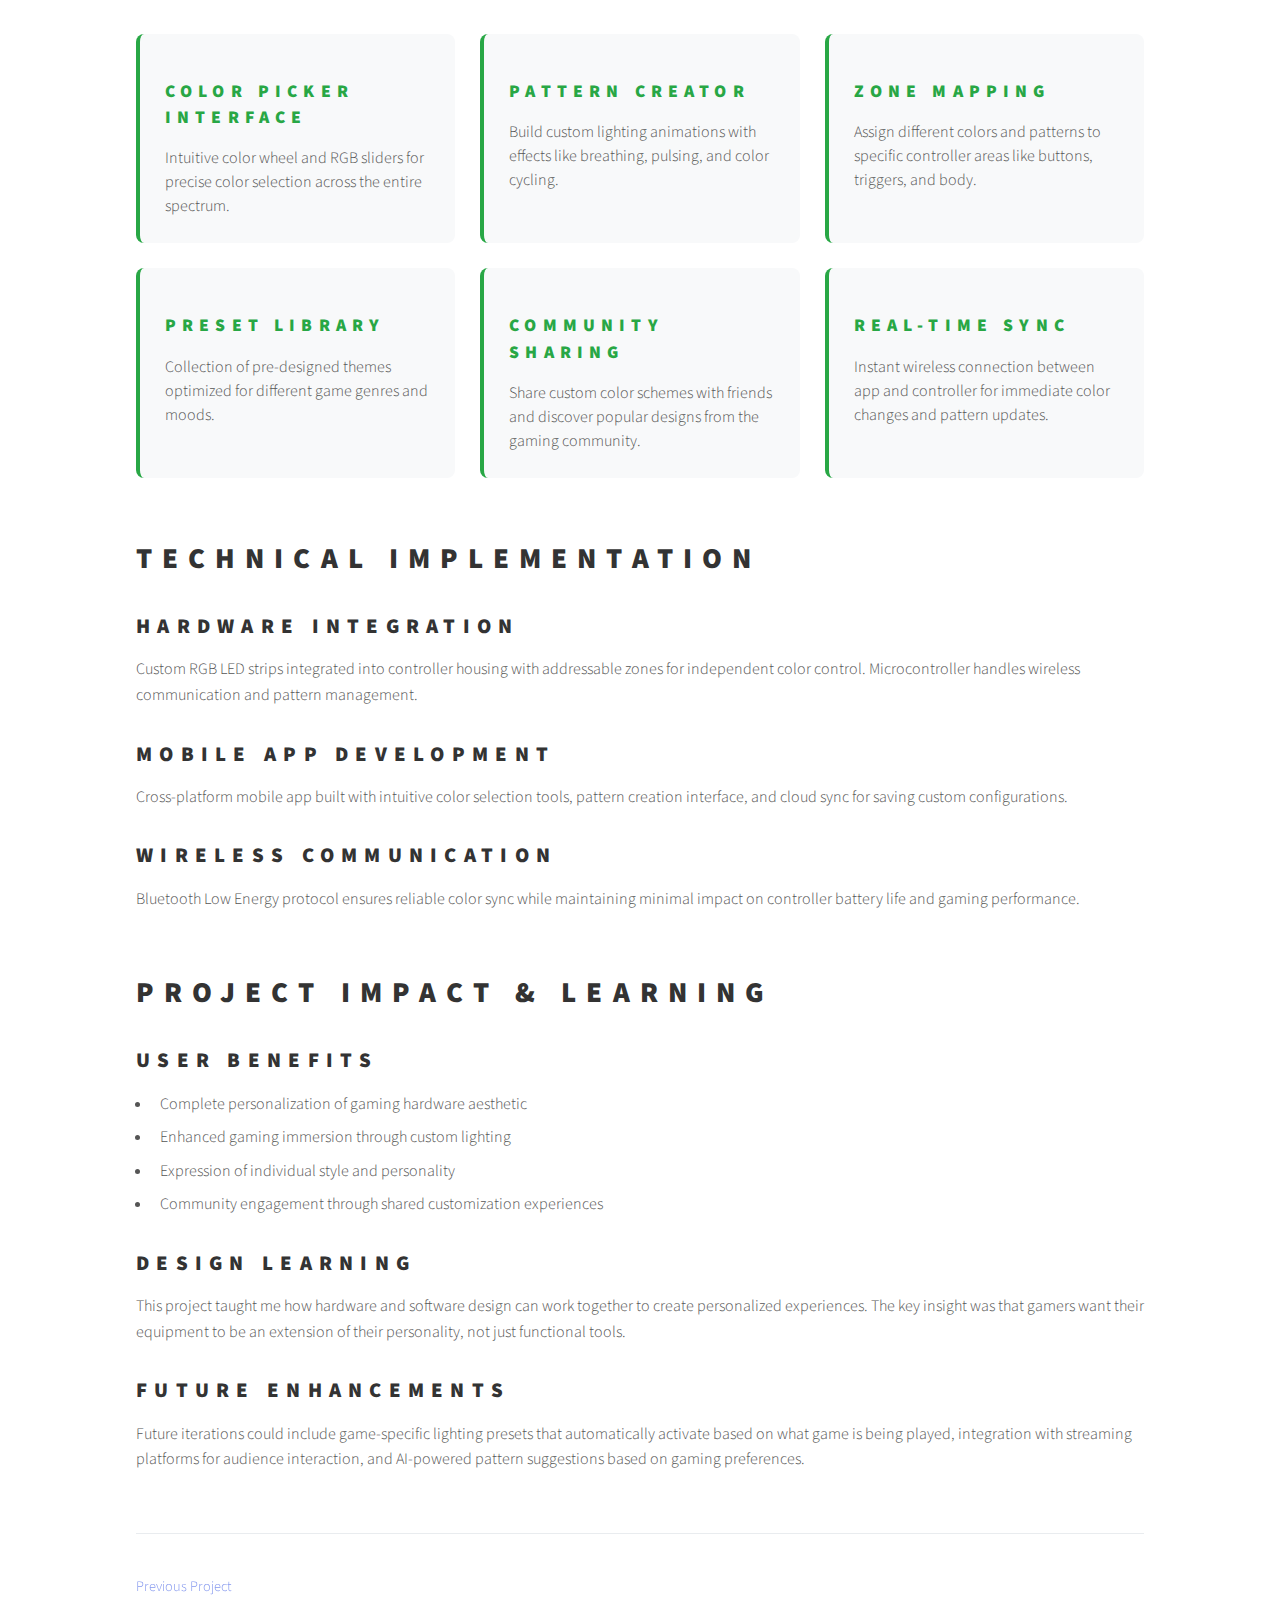
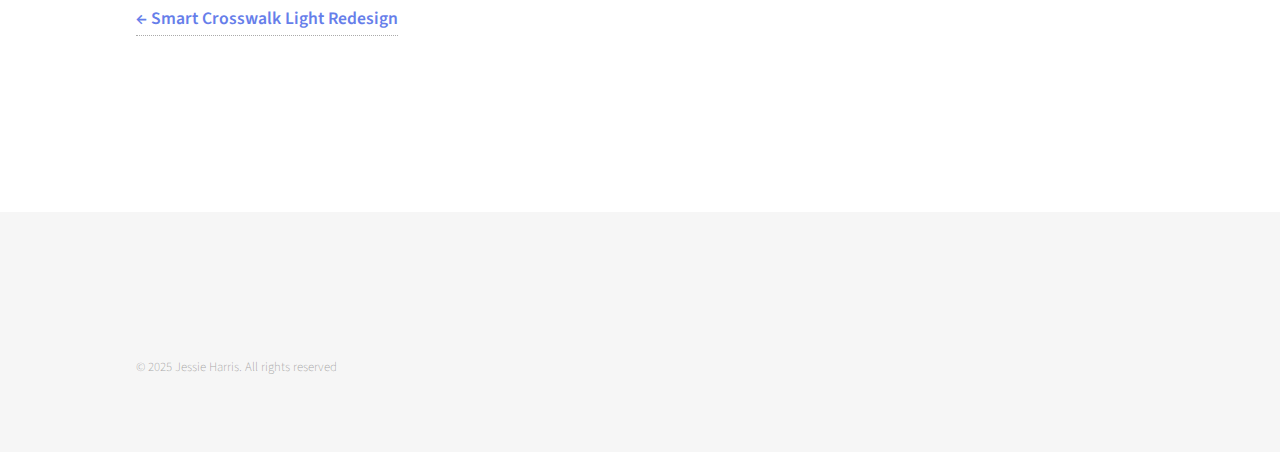
<file: game-controller.html>
<!DOCTYPE HTML>
<html>
	<head>
		<title>RGB LED Controller Design | Jessie Harris</title>
		<meta charset="utf-8" />
		<meta name="viewport" content="width=device-width, initial-scale=1, user-scalable=no" />
		<link rel="stylesheet" href="assets/css/main.css" />
		<link rel="stylesheet" href="assets/css/portfolio.css" />
		<noscript><link rel="stylesheet" href="assets/css/noscript.css" /></noscript>
	</head>
	<body class="is-preload">
		<!-- Wrapper -->
			<div id="wrapper">

				<!-- Header -->
					<header id="header">
						<div class="inner">
							<!-- Logo -->
								<a href="index.html" class="logo">
									<span class="title">Jessie Harris</span>
								</a>
							<!-- Nav -->
								<nav>
									<ul>
										<li><a href="index.html">← Back to Portfolio</a></li>
									</ul>
								</nav>
						</div>
					</header>

				<!-- Main -->
					<div id="main">
						<div class="inner">
							
							<!-- Project Header -->
							<header class="project-header">
								<h1 class="gradient-text">RGB LED Controller Design</h1>
								<p class="project-subtitle">Custom RGB LED controller with companion app design that transforms standard gaming hardware into a personalized experience</p>
								
								<div class="project-meta">
									<div class="meta-item">
										<strong>Duration:</strong> 2 weeks
									</div>
									<div class="meta-item">
										<strong>Role:</strong> Product Designer & App Developer
									</div>
									<div class="meta-item">
										<strong>Tools:</strong> Figma, Arduino, Mobile App Development
									</div>
								</div>
								
								<div class="project-tags">
									<span class="tag">RGB Technology</span>
									<span class="tag">App Design</span>
									<span class="tag">Hardware Customization</span>
								</div>
							</header>

							<!-- Main Project Image -->
							<section class="hero-image">
								<img src="images/ControllerSketch.png" alt="RGB LED Controller Design" onclick="openModal(this)" />
							</section>

							<!-- Project Overview -->
							<section class="project-section">
								<h2>Project Overview</h2>
                                <p>This project focuses on creating a fully customizable RGB LED controller system that puts personalization in the hands of the user. By integrating addressable RGB LEDs into a standard gaming controller and developing a companion mobile app, users can select colors, create lighting patterns, and design unique aesthetics that reflect their individual style.</p>
								<h3>The Problem</h3>
								<p>Existing RGB gaming controllers offer limited customization options, with preset color schemes that don't reflect individual gamer personalities or preferences.</p>
								
								<h3>The Solution</h3>
								<p>A custom RGB LED controller paired with a companion mobile app that allows complete color control, pattern creation, and personalized lighting experiences that transform standard gaming hardware into a unique expression of individual style.</p>
							</section>

							<!-- Research Section -->
							<section class="project-section">
								<h2>Design Features & Customization</h2>
								
								<h3>Core Customization Options</h3>
								<ul>
									<li>Full RGB color spectrum selection for any controller zone</li>
									<li>Custom lighting patterns and animation effects</li>
									<li>Game-responsive lighting that changes with gameplay</li>
									<li>Preset themes for different game genres</li>
									<li>Community sharing of custom color schemes</li>
								</ul>
								
								<h3>Key Design Elements</h3>
								<div class="insights-grid">
									<div class="insight-item">
										<h4>Zone-Based Control</h4>
										<p>Independent color control for different controller areas - buttons, triggers, body, and analog sticks</p>
									</div>
									
									<div class="insight-item">
										<h4>Pattern Library</h4>
										<p>Pre-designed animations including breathing effects, color cycling, and reactive patterns</p>
									</div>
									
									<div class="insight-item">
										<h4>Personal Expression</h4>
										<p>Gamers want controllers that reflect their unique style and personality preferences</p>
									</div>
									
									<div class="insight-item">
										<h4>Limited Customization</h4>
										<p>Most RGB controllers only offer basic preset patterns without true personalization</p>
									</div>
								</div>
							</section>

							<!-- Design Process -->
							<section class="project-section">
								<h2>Design & Development Process</h2>
								
								<div class="process-steps">
									<div class="process-step">
										<h4>1. RGB Technology Research</h4>
										<p>Investigated addressable LED strips, color theory, and microcontroller integration for responsive lighting.</p>
									</div>
									
									<div class="process-step">
										<h4>2. User Interface Design</h4>
										<p>Designed intuitive mobile app interface with color picker, pattern creator, and preset management.</p>
									</div>
									
									<div class="process-step">
										<h4>3. Hardware Integration</h4>
										<p>Developed controller modifications to seamlessly integrate RGB LEDs without affecting gameplay functionality.</p>
									</div>
									
									<div class="process-step">
										<h4>4. App Development</h4>
										<p>Built companion mobile app with real-time color sync and pattern creation tools.</p>
									</div>
									
									<div class="process-step">
										<h4>5. User Testing</h4>
										<p>Tested customization features with gamers to ensure intuitive controls and satisfying personalization options.</p>
									</div>
								</div>
							</section>

							<!-- Design Solution -->
							<section class="project-section">
								<h2>Companion App Features</h2>
								
								<div class="solution-features">
									<div class="feature-item">
										<h4>Color Picker Interface</h4>
										<p>Intuitive color wheel and RGB sliders for precise color selection across the entire spectrum.</p>
									</div>
									
									<div class="feature-item">
										<h4>Pattern Creator</h4>
										<p>Build custom lighting animations with effects like breathing, pulsing, and color cycling.</p>
									</div>
									
									<div class="feature-item">
										<h4>Zone Mapping</h4>
										<p>Assign different colors and patterns to specific controller areas like buttons, triggers, and body.</p>
									</div>
									
									<div class="feature-item">
										<h4>Preset Library</h4>
										<p>Collection of pre-designed themes optimized for different game genres and moods.</p>
									</div>
									
									<div class="feature-item">
										<h4>Community Sharing</h4>
										<p>Share custom color schemes with friends and discover popular designs from the gaming community.</p>
									</div>
									
									<div class="feature-item">
										<h4>Real-Time Sync</h4>
										<p>Instant wireless connection between app and controller for immediate color changes and pattern updates.</p>
									</div>
								</div>
							</section>

							<!-- Technical Considerations -->
							<section class="project-section">
								<h2>Technical Implementation</h2>
								
								<h3>Hardware Integration</h3>
								<p>Custom RGB LED strips integrated into controller housing with addressable zones for independent color control. Microcontroller handles wireless communication and pattern management.</p>
								
								<h3>Mobile App Development</h3>
								<p>Cross-platform mobile app built with intuitive color selection tools, pattern creation interface, and cloud sync for saving custom configurations.</p>
								
								<h3>Wireless Communication</h3>
								<p>Bluetooth Low Energy protocol ensures reliable color sync while maintaining minimal impact on controller battery life and gaming performance.</p>
							</section>

							<!-- Impact & Future Work -->
							<section class="project-section">
								<h2>Project Impact & Learning</h2>
								
								<h3>User Benefits</h3>
								<ul>
									<li>Complete personalization of gaming hardware aesthetic</li>
									<li>Enhanced gaming immersion through custom lighting</li>
									<li>Expression of individual style and personality</li>
									<li>Community engagement through shared customization experiences</li>
								</ul>
								
								<h3>Design Learning</h3>
								<p>This project taught me how hardware and software design can work together to create personalized experiences. The key insight was that gamers want their equipment to be an extension of their personality, not just functional tools.</p>
								
								<h3>Future Enhancements</h3>
								<p>Future iterations could include game-specific lighting presets that automatically activate based on what game is being played, integration with streaming platforms for audience interaction, and AI-powered pattern suggestions based on gaming preferences.</p>
							</section>

							<!-- Navigation -->
							<section class="project-navigation">
								<a href="crosswalk-light.html" class="nav-link prev">
									<span class="nav-label">Previous Project</span>
									<span class="nav-title">← Smart Crosswalk Light Redesign</span>
								</a>
							</section>

						</div>
					</div>

				<!-- Footer -->
					<footer id="footer">
						<div class="inner">
							<ul class="copyright">
								<li>&copy; 2025 Jessie Harris. All rights reserved</li>
							</ul>
						</div>
					</footer>

			</div>

		<!-- Image Modal -->
		<div id="imageModal" class="modal" onclick="closeModal()">
			<span class="close">&times;</span>
			<img class="modal-content" id="modalImage">
		</div>

		<!-- Scripts -->
			<script src="assets/js/jquery.min.js"></script>
			<script src="assets/js/browser.min.js"></script>
			<script src="assets/js/breakpoints.min.js"></script>
			<script src="assets/js/util.js"></script>
			<script src="assets/js/main.js"></script>
			
			<script>
				// Image modal functionality
				function openModal(img) {
					var modal = document.getElementById("imageModal");
					var modalImg = document.getElementById("modalImage");
					modal.style.display = "block";
					modalImg.src = img.src;
				}

				function closeModal() {
					document.getElementById("imageModal").style.display = "none";
				}
			</script>

	</body>
</html>
</file>
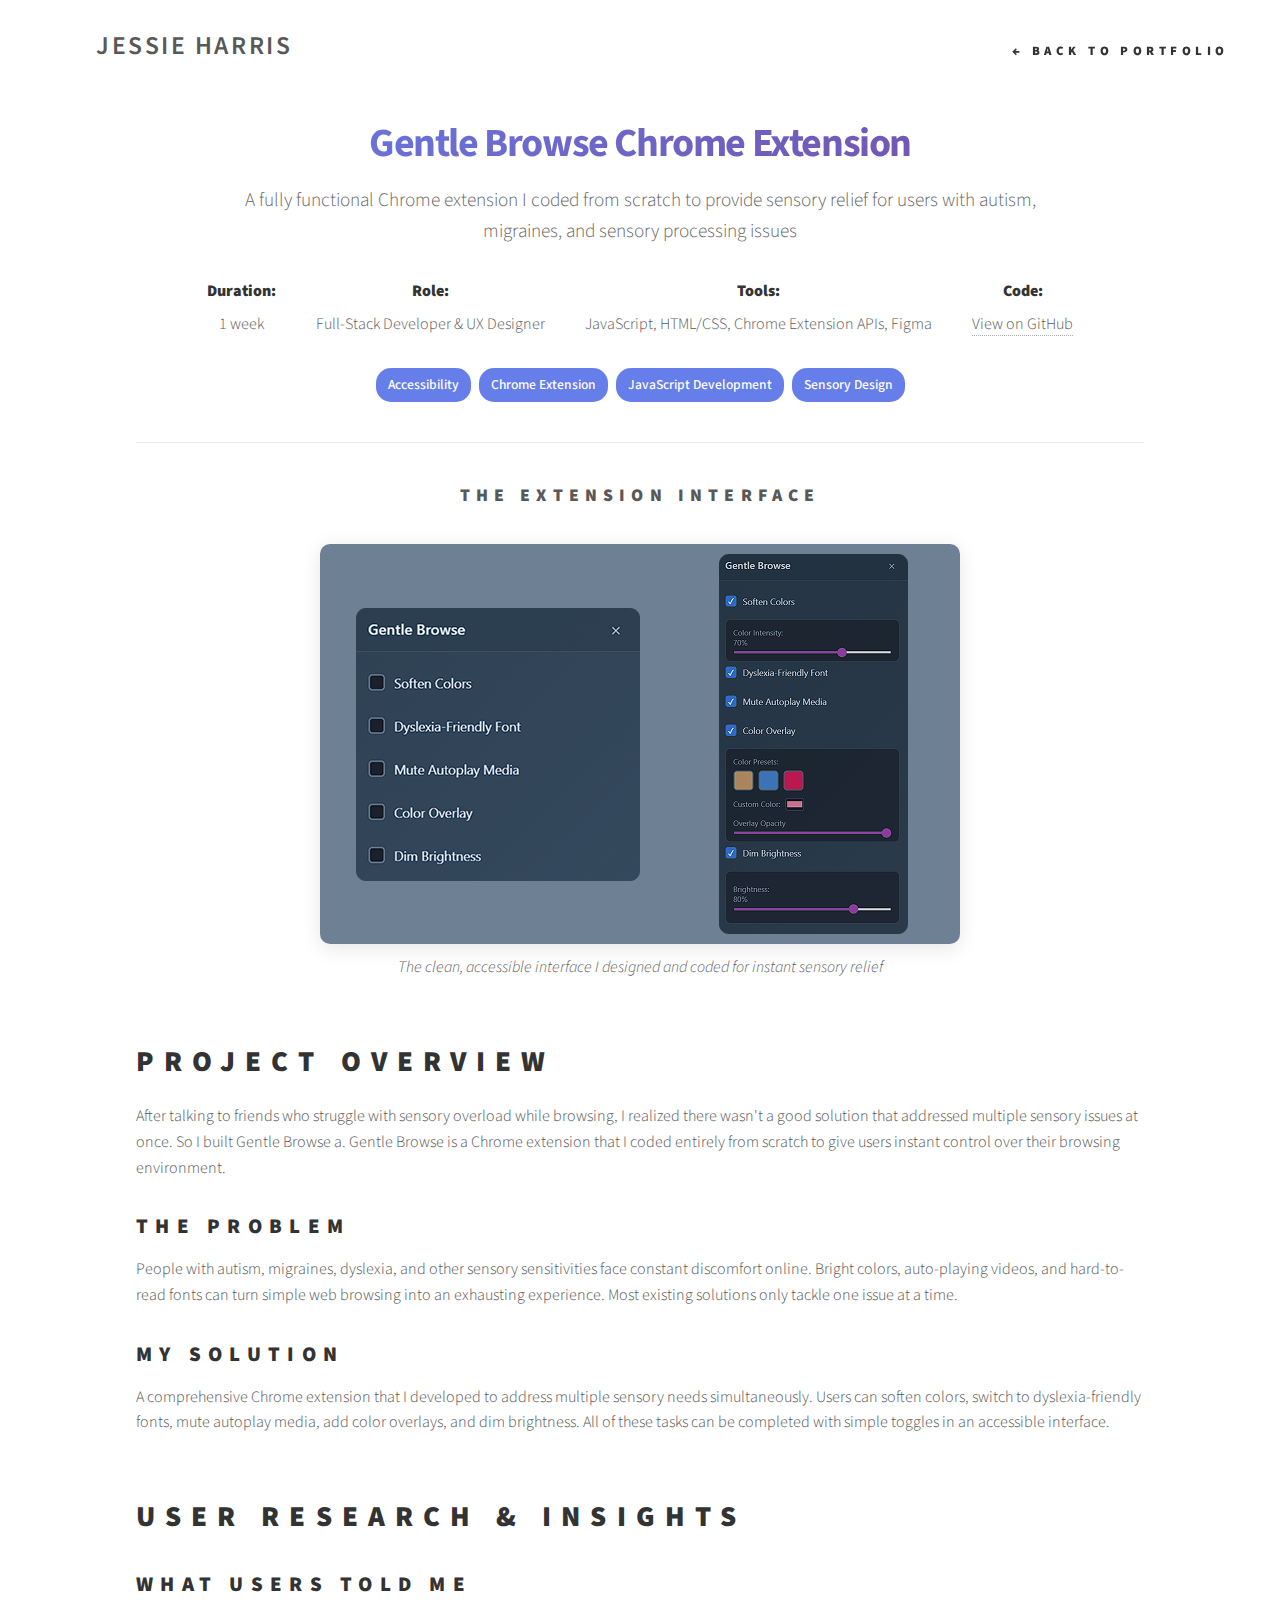
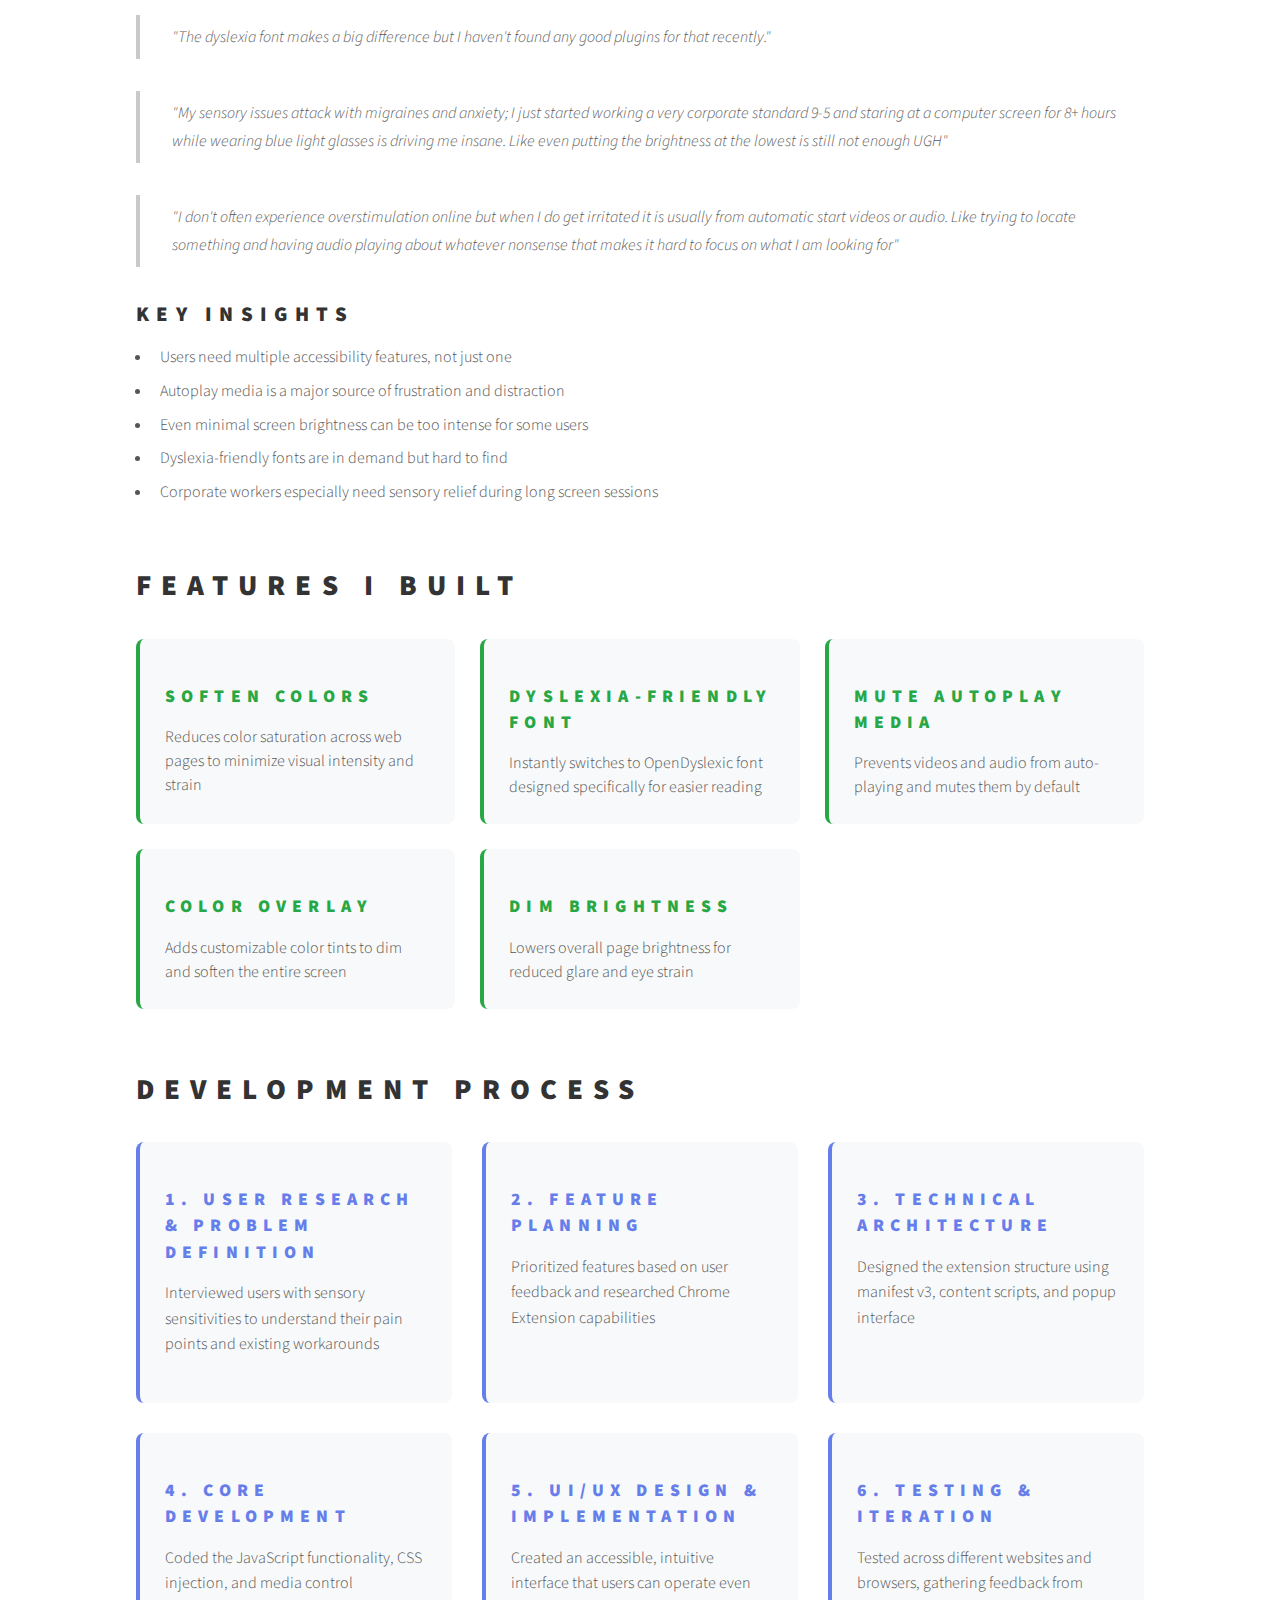
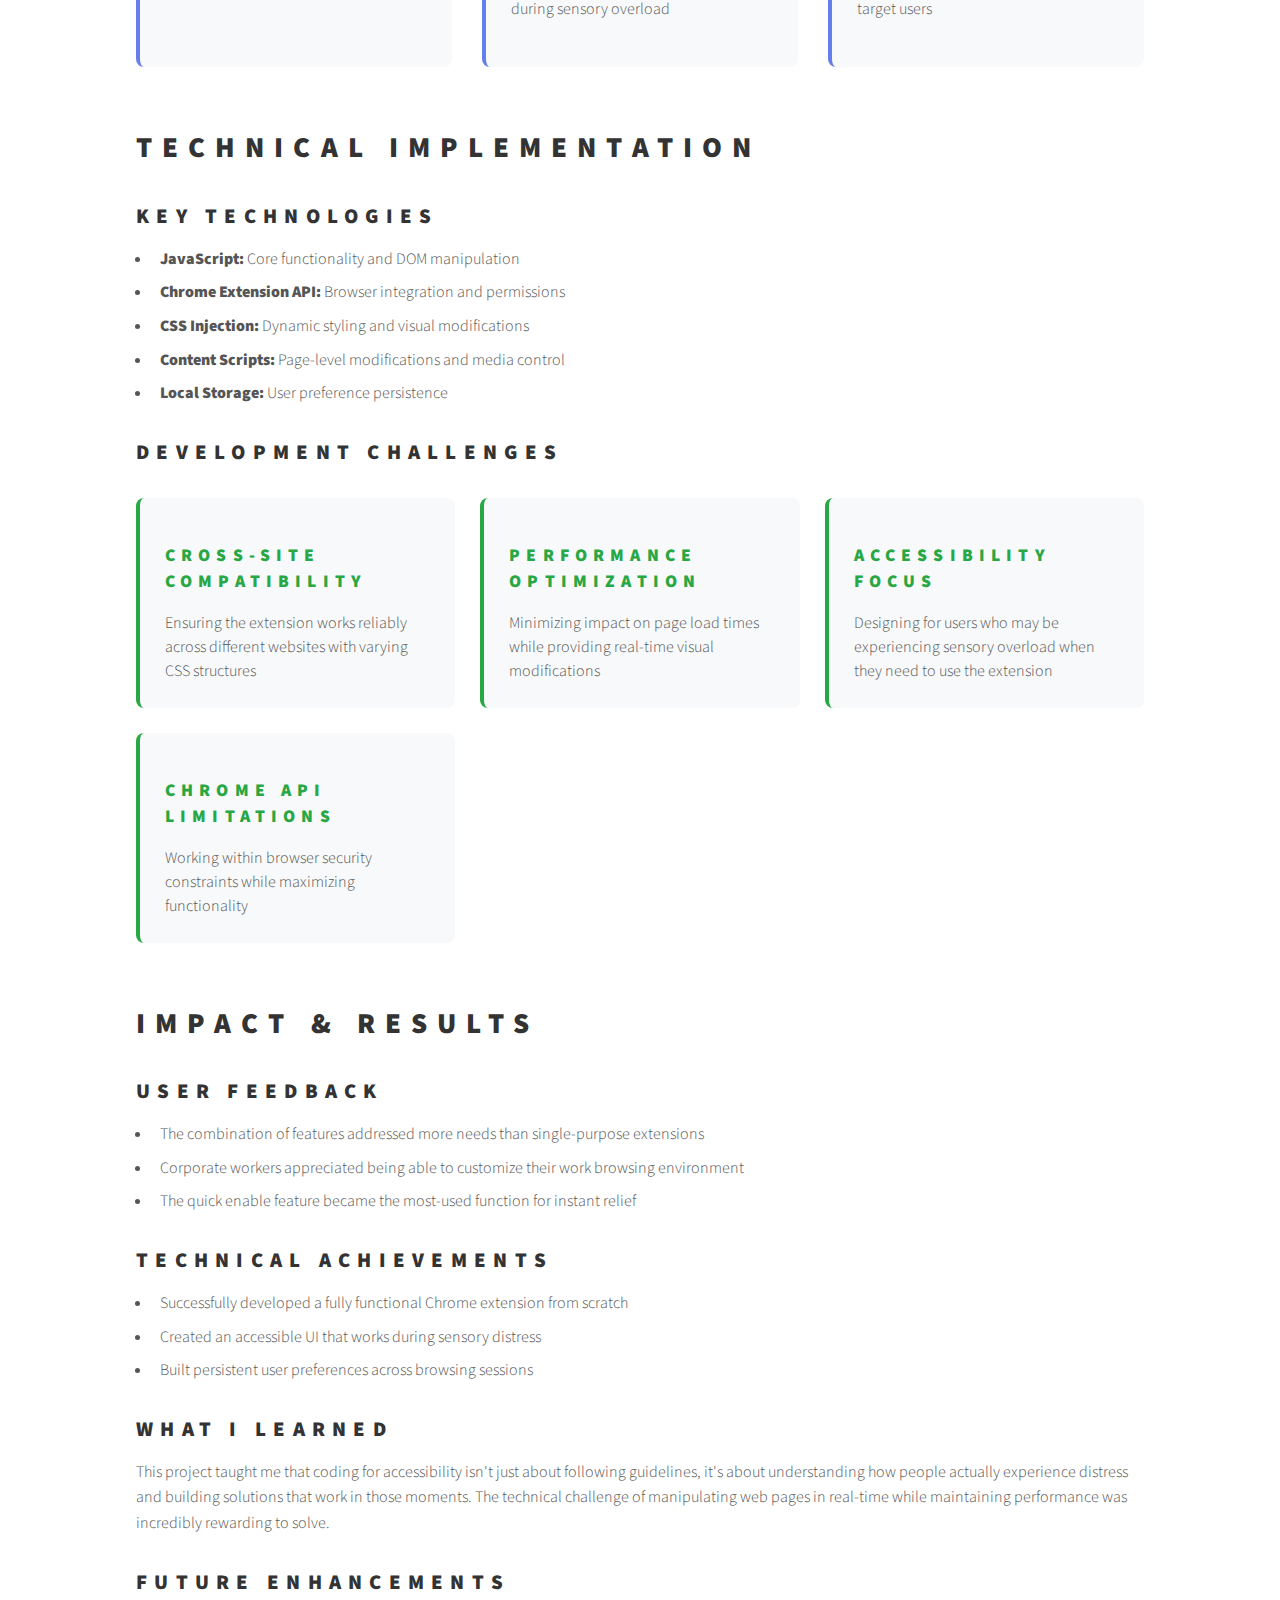
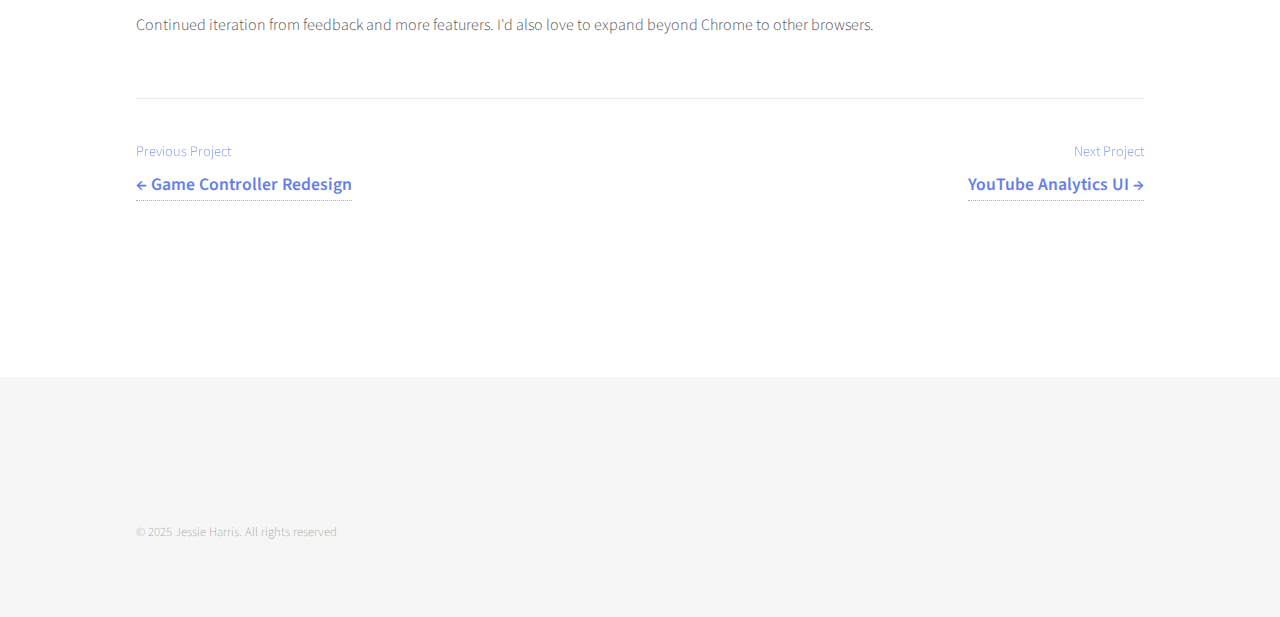
<file: gentle-browse.html>
<!DOCTYPE HTML>
<html>
	<head>
		<title>Gentle Browse Chrome Extension | Jessie Harris</title>
		<meta charset="utf-8" />
		<meta name="viewport" content="width=device-width, initial-scale=1, user-scalable=no" />
		<link rel="stylesheet" href="assets/css/main.css" />
		<link rel="stylesheet" href="assets/css/portfolio.css" />
		<noscript><link rel="stylesheet" href="assets/css/noscript.css" /></noscript>
		
		<!-- Header styling to match index page -->
		<style>
			#header {
				padding-top: 1em !important;
			}
			#header .inner {
				display: flex !important;
				justify-content: space-between !important;
				align-items: center !important;
				padding: 0.5em 0 !important;
			}
			#header .logo { 
				display: block !important; 
				margin: 0 !important;
				transition: color 0.2s ease !important;
			}
			#header .logo:hover {
				color: #f2849e !important;
			}
			#header .title { 
				font-size: 1.6em !important; 
				color: #585858 !important; 
				font-family: "Source Sans Pro", Helvetica, sans-serif !important;
				font-weight: 600 !important; 
				display: block !important; 
				text-transform: uppercase !important;
				letter-spacing: 0.1em !important;
				transition: color 0.2s ease !important;
			}
			#header .logo:hover .title {
				color: #f2849e !important;
			}
			#header nav {
				margin: 0 !important;
			}
			#header nav ul {
				margin: 0 !important;
				justify-content: flex-end !important;
			}
		</style>
	</head>
	<body class="is-preload">
		<!-- Wrapper -->
			<div id="wrapper">

				<!-- Header -->
					<header id="header">
						<div class="inner">
							<!-- Logo -->
								<a href="index.html" class="logo">
									<span class="title">Jessie Harris</span>
								</a>
							<!-- Nav -->
								<nav>
									<ul>
										<li><a href="index.html">← Back to Portfolio</a></li>
									</ul>
								</nav>
						</div>
					</header>

				<!-- Main -->
					<div id="main">
						<div class="inner">
							
							<!-- Project Header -->
							<header class="project-header">
								<h1 class="gradient-text">Gentle Browse Chrome Extension</h1>
								<p class="project-subtitle">A fully functional Chrome extension I coded from scratch to provide sensory relief for users with autism, migraines, and sensory processing issues</p>
								
								<div class="project-meta">
									<div class="meta-item">
										<strong>Duration:</strong> 1 week
									</div>
									<div class="meta-item">
										<strong>Role:</strong> Full-Stack Developer & UX Designer
									</div>
									<div class="meta-item">
										<strong>Tools:</strong> JavaScript, HTML/CSS, Chrome Extension APIs, Figma
									</div>
									<div class="meta-item">
										<strong>Code:</strong> <a href="https://github.com/jessielouise/gentle-browse" target="_blank">View on GitHub</a>
									</div>
								</div>
								
								<div class="project-tags">
									<span class="tag">Accessibility</span>
									<span class="tag">Chrome Extension</span>
									<span class="tag">JavaScript Development</span>
									<span class="tag">Sensory Design</span>
								</div>
							</header>

							<!-- Main Project Image -->
							<section class="hero-image">
								<h2>The Extension Interface</h2>
								<img src="images/GentleBrowse.png" alt="Gentle Browse Chrome Extension Interface" onclick="openModal(this)" />
								<p><em>The clean, accessible interface I designed and coded for instant sensory relief</em></p>
							</section>

							<!-- Project Overview -->
							<section class="project-section">
								<h2>Project Overview</h2>
								<p>After talking to friends who struggle with sensory overload while browsing, I realized there wasn't a good solution that addressed multiple sensory issues at once. So I built Gentle Browse a. Gentle Browse is a Chrome extension that I coded entirely from scratch to give users instant control over their browsing environment.</p>
								
								<h3>The Problem</h3>
								<p>People with autism, migraines, dyslexia, and other sensory sensitivities face constant discomfort online. Bright colors, auto-playing videos, and hard-to-read fonts can turn simple web browsing into an exhausting experience. Most existing solutions only tackle one issue at a time.</p>
								
								<h3>My Solution</h3>
								<p>A comprehensive Chrome extension that I developed to address multiple sensory needs simultaneously. Users can soften colors, switch to dyslexia-friendly fonts, mute autoplay media, add color overlays, and dim brightness. All of these tasks can be completed with simple toggles in an accessible interface.</p>
							</section>

							<!-- User Research -->
							<section class="project-section">
								<h2>User Research & Insights</h2>
								
								<h3>What Users Told Me</h3>
								<div class="quote-section">
									<blockquote>
										"The dyslexia font makes a big difference but I haven't found any good plugins for that recently."
									</blockquote>
									
									<blockquote>
										"My sensory issues attack with migraines and anxiety; I just started working a very corporate standard 9-5 and staring at a computer screen for 8+ hours while wearing blue light glasses is driving me insane. Like even putting the brightness at the lowest is still not enough UGH"
									</blockquote>
									
									<blockquote>
										"I don't often experience overstimulation online but when I do get irritated it is usually from automatic start videos or audio. Like trying to locate something and having audio playing about whatever nonsense that makes it hard to focus on what I am looking for"
									</blockquote>
								</div>
								
								<h3>Key Insights</h3>
								<ul>
									<li>Users need multiple accessibility features, not just one</li>
									<li>Autoplay media is a major source of frustration and distraction</li>
									<li>Even minimal screen brightness can be too intense for some users</li>
									<li>Dyslexia-friendly fonts are in demand but hard to find</li>
									<li>Corporate workers especially need sensory relief during long screen sessions</li>
								</ul>
							</section>

							<!-- Technical Features -->
							<section class="project-section">
								<h2>Features I Built</h2>
								
								<div class="features-grid">
									<div class="feature-item">
										<h4>Soften Colors</h4>
										<p>Reduces color saturation across web pages to minimize visual intensity and strain</p>
									</div>
									
									<div class="feature-item">
										<h4>Dyslexia-Friendly Font</h4>
										<p>Instantly switches to OpenDyslexic font designed specifically for easier reading</p>
									</div>
									
									<div class="feature-item">
										<h4>Mute Autoplay Media</h4>
										<p>Prevents videos and audio from auto-playing and mutes them by default</p>
									</div>
									
									<div class="feature-item">
										<h4>Color Overlay</h4>
										<p>Adds customizable color tints to dim and soften the entire screen</p>
									</div>
									
									<div class="feature-item">
										<h4>Dim Brightness</h4>
										<p>Lowers overall page brightness for reduced glare and eye strain</p>
									</div>
								</div>
							</section>

							<!-- Development Process -->
							<section class="project-section">
								<h2>Development Process</h2>
								
								<div class="process-steps">
									<div class="process-step">
										<h4>1. User Research & Problem Definition</h4>
										<p>Interviewed users with sensory sensitivities to understand their pain points and existing workarounds</p>
									</div>
									
									<div class="process-step">
										<h4>2. Feature Planning</h4>
										<p>Prioritized features based on user feedback and researched Chrome Extension capabilities</p>
									</div>
									
									<div class="process-step">
										<h4>3. Technical Architecture</h4>
										<p>Designed the extension structure using manifest v3, content scripts, and popup interface</p>
									</div>
									
									<div class="process-step">
										<h4>4. Core Development</h4>
										<p>Coded the JavaScript functionality, CSS injection, and media control</p>
									</div>
									
									<div class="process-step">
										<h4>5. UI/UX Design & Implementation</h4>
										<p>Created an accessible, intuitive interface that users can operate even during sensory overload</p>
									</div>
									
									<div class="process-step">
										<h4>6. Testing & Iteration</h4>
										<p>Tested across different websites and browsers, gathering feedback from target users</p>
									</div>
								</div>
							</section>

							<!-- Technical Implementation -->
							<section class="project-section">
								<h2>Technical Implementation</h2>
								
								<h3>Key Technologies</h3>
								<ul>
									<li><strong>JavaScript:</strong> Core functionality and DOM manipulation</li>
									<li><strong>Chrome Extension API:</strong> Browser integration and permissions</li>
									<li><strong>CSS Injection:</strong> Dynamic styling and visual modifications</li>
									<li><strong>Content Scripts:</strong> Page-level modifications and media control</li>
									<li><strong>Local Storage:</strong> User preference persistence</li>
								</ul>
								
								<h3>Development Challenges</h3>
								<div class="insights-grid">
									<div class="insight-item">
										<h4>Cross-Site Compatibility</h4>
										<p>Ensuring the extension works reliably across different websites with varying CSS structures</p>
									</div>
									
									<div class="insight-item">
										<h4>Performance Optimization</h4>
										<p>Minimizing impact on page load times while providing real-time visual modifications</p>
									</div>
									
									<div class="insight-item">
										<h4>Accessibility Focus</h4>
										<p>Designing for users who may be experiencing sensory overload when they need to use the extension</p>
									</div>
									
									<div class="insight-item">
										<h4>Chrome API Limitations</h4>
										<p>Working within browser security constraints while maximizing functionality</p>
									</div>
								</div>
							</section>

							<!-- Impact & Results -->
							<section class="project-section">
								<h2>Impact & Results</h2>
								
								<h3>User Feedback</h3>
								<ul>
									<li>The combination of features addressed more needs than single-purpose extensions</li>
									<li>Corporate workers appreciated being able to customize their work browsing environment</li>
									<li>The quick enable feature became the most-used function for instant relief</li>
								</ul>
								
								<h3>Technical Achievements</h3>
								<ul>
									<li>Successfully developed a fully functional Chrome extension from scratch</li>
									<li>Created an accessible UI that works during sensory distress</li>
									<li>Built persistent user preferences across browsing sessions</li>
								</ul>
								
								<h3>What I Learned</h3>
								<p>This project taught me that coding for accessibility isn't just about following guidelines, it's about understanding how people actually experience distress and building solutions that work in those moments. The technical challenge of manipulating web pages in real-time while maintaining performance was incredibly rewarding to solve.</p>
								
								<h3>Future Enhancements</h3>
								<p>Continued iteration from feedback and more featurers. I'd also love to expand beyond Chrome to other browsers.</p>
							</section>

							<!-- Navigation -->
							<section class="project-navigation">
								<a href="game-controller.html" class="nav-link prev">
									<span class="nav-label">Previous Project</span>
									<span class="nav-title">← Game Controller Redesign</span>
								</a>
								<a href="youtube-analytics.html" class="nav-link next">
									<span class="nav-label">Next Project</span>
									<span class="nav-title">YouTube Analytics UI →</span>
								</a>
							</section>

						</div>
					</div>

				<!-- Footer -->
					<footer id="footer">
						<div class="inner">
							<ul class="copyright">
								<li>&copy; 2025 Jessie Harris. All rights reserved</li>
							</ul>
						</div>
					</footer>

			</div>

		<!-- Image Modal -->
		<div id="imageModal" class="modal" onclick="closeModal()">
			<span class="close">&times;</span>
			<img class="modal-content" id="modalImage">
		</div>

		<!-- Scripts -->
			<script src="assets/js/jquery.min.js"></script>
			<script src="assets/js/browser.min.js"></script>
			<script src="assets/js/breakpoints.min.js"></script>
			<script src="assets/js/util.js"></script>
			<script src="assets/js/main.js"></script>
			
			<script>
				// Image modal functionality
				function openModal(img) {
					var modal = document.getElementById("imageModal");
					var modalImg = document.getElementById("modalImage");
					
					// Preload the image to prevent flashing
					modalImg.src = img.src;
					modalImg.onload = function() {
						document.body.classList.add("modal-open");
						modal.classList.add("show");
					};
				}

				function closeModal() {
					var modal = document.getElementById("imageModal");
					modal.classList.remove("show");
					document.body.classList.remove("modal-open");
				}
			</script>

	</body>
</html>
</file>
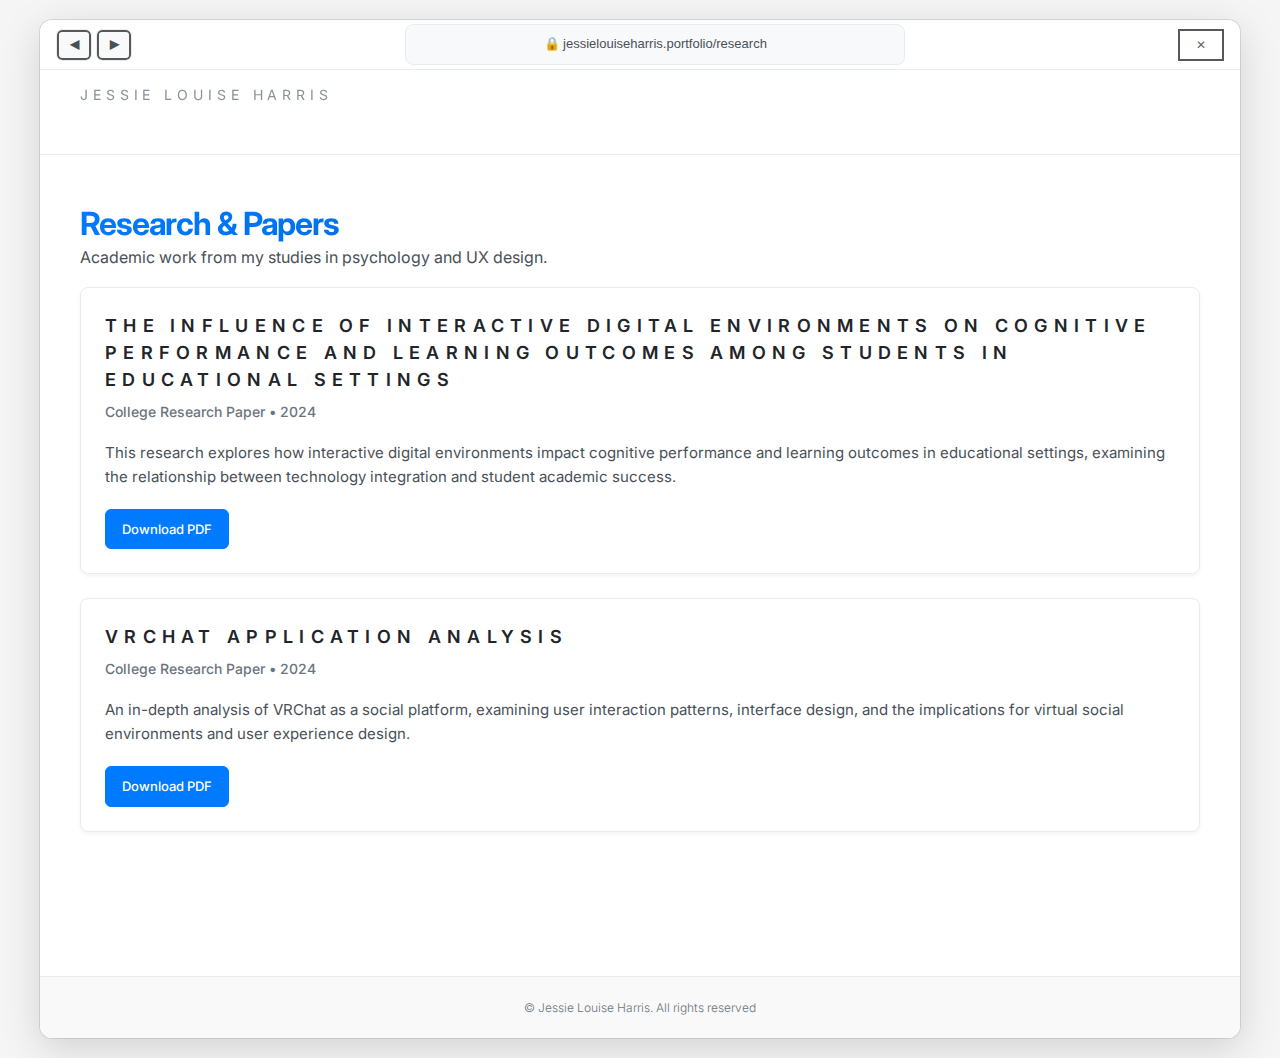
<file: research.html>
<!DOCTYPE HTML>
<html>
	<head>
		<title>Research & Papers | Jessie Louise Harris</title>
		<meta charset="utf-8" />
		<meta name="viewport" content="width=device-width, initial-scale=1, user-scalable=no" />
		<meta name="description" content="Academic research, published papers, and data-driven insights by Jessie Louise Harris." />
		<link rel="stylesheet" href="assets/css/main.css" />
		<link rel="stylesheet" href="assets/css/custom.css" />
		<noscript><link rel="stylesheet" href="assets/css/noscript.css" /></noscript>
	</head>
	<body class="is-preload">
		<div id="wrapper">
			
			<div class="browser-addressbar">
					<div class="browser-navigation">
						<button class="browser-nav-btn" onclick="goBack()" title="Back">◀</button>
						<button class="browser-nav-btn" onclick="goForward()" title="Forward">▶</button>
					</div>
					<div class="browser-url">🔒 jessielouiseharris.portfolio/research</div>
					<button class="browser-close" onclick="handleBrowserClose()"></button>
				</div>

			<header id="header">
				<div class="inner">
					<a href="index.html" class="logo">
								<span class="title">Jessie Louise Harris</span>
							</a>
				</div>
			</header>

			<div id="main">
						<div class="inner">
							<header>
								<h1 class="gradient-text">Research & Papers</h1>
								<p>Academic work from my studies in psychology and UX design.</p>
							</header>
							
							<section class="papers-section">
								<div class="papers-grid">
									
									<div class="paper-card">
										<div class="paper-header">
											<h3>The Influence of Interactive Digital Environments on Cognitive Performance and Learning Outcomes among Students in Educational Settings</h3>
											<span class="paper-meta">College Research Paper • 2024</span>
										</div>
										<div class="paper-preview">
											<p class="paper-abstract">This research explores how interactive digital environments impact cognitive performance and learning outcomes in educational settings, examining the relationship between technology integration and student academic success.</p>
										</div>
										<div class="paper-actions">
											<a href="assets/papers/The Influence of Interactive Digital Environments on Cognitive Performance and Learning Outcomes among Students in Educational Setting.pdf" class="download-btn" target="_blank">Download PDF</a>
										</div>
									</div>

									<div class="paper-card">
										<div class="paper-header">
											<h3>VRChat Application Analysis</h3>
											<span class="paper-meta">College Research Paper • 2024</span>
										</div>
										<div class="paper-preview">
											<p class="paper-abstract">An in-depth analysis of VRChat as a social platform, examining user interaction patterns, interface design, and the implications for virtual social environments and user experience design.</p>
										</div>
										<div class="paper-actions">
											<a href="assets/papers/VRChat Application Analysis.pdf" class="download-btn" target="_blank">Download PDF</a>
										</div>
									</div>

								</div>
							</section>
						</div>
			</div>

			<footer id="footer">
						<div class="inner">
							<ul class="copyright">
								<li>&copy; Jessie Louise Harris. All rights reserved</li>
							</ul>
		</div>
	</footer>

</div>

<script src="assets/js/jquery.min.js"></script>
			<script src="assets/js/browser.min.js"></script>
			<script src="assets/js/breakpoints.min.js"></script>
			<script src="assets/js/util.js"></script>
			<script src="assets/js/main.js"></script>
			<script src="assets/js/custom.js"></script>
			
			<script>
				// Browser history simulation
				let browserHistory = [];
				let currentHistoryIndex = -1;
				
				// Initialize history
				function initBrowserHistory() {
					const currentPage = window.location.pathname.split('/').pop() || 'research.html';
					
					// Load existing history from localStorage
					const savedHistory = localStorage.getItem('portfolioHistory');
					const savedIndex = localStorage.getItem('portfolioHistoryIndex');
					
					if (savedHistory) {
						browserHistory = JSON.parse(savedHistory);
						currentHistoryIndex = parseInt(savedIndex) || 0;
					}
					
					// Only add current page to history if we navigated here via a link (not back/forward)
					const isBackForwardNavigation = sessionStorage.getItem('browserNavigation');
					sessionStorage.removeItem('browserNavigation'); // Clear the flag
					
					if (!isBackForwardNavigation && (browserHistory.length === 0 || browserHistory[browserHistory.length - 1] !== currentPage)) {
						// Remove any forward history if we're navigating to a new page
						if (currentHistoryIndex < browserHistory.length - 1) {
							browserHistory = browserHistory.slice(0, currentHistoryIndex + 1);
						}
						browserHistory.push(currentPage);
						currentHistoryIndex = browserHistory.length - 1;
						
						// Save to localStorage
						localStorage.setItem('portfolioHistory', JSON.stringify(browserHistory));
						localStorage.setItem('portfolioHistoryIndex', currentHistoryIndex.toString());
					}
					
					updateNavButtons();
				}
				
				// Update navigation button states
				function updateNavButtons() {
					// We'll keep buttons visually the same but handle disabled logic in the click handlers
					// No visual changes needed - buttons stay consistent
				}
				
				// Navigate back
				function goBack() {
					if (currentHistoryIndex > 0) {
						currentHistoryIndex--;
						const targetPage = browserHistory[currentHistoryIndex];
						
						// Save current position
						localStorage.setItem('portfolioHistoryIndex', currentHistoryIndex.toString());
						
						// Set flag to indicate this is a back/forward navigation
						sessionStorage.setItem('browserNavigation', 'back');
						
						// Navigate to the page
						if (targetPage !== (window.location.pathname.split('/').pop() || 'research.html')) {
							window.location.href = targetPage;
						} else {
							updateNavButtons();
						}
					}
				}
				
				// Navigate forward
				function goForward() {
					if (currentHistoryIndex < browserHistory.length - 1) {
						currentHistoryIndex++;
						const targetPage = browserHistory[currentHistoryIndex];
						
						// Save current position
						localStorage.setItem('portfolioHistoryIndex', currentHistoryIndex.toString());
						
						// Set flag to indicate this is a back/forward navigation
						sessionStorage.setItem('browserNavigation', 'forward');
						
						// Navigate to the page
						if (targetPage !== (window.location.pathname.split('/').pop() || 'research.html')) {
							window.location.href = targetPage;
						} else {
							updateNavButtons();
						}
					}
				}
				
				function handleBrowserClose() {
					// Clear navigation history on close
					localStorage.removeItem('portfolioHistory');
					localStorage.removeItem('portfolioHistoryIndex');
					// Fun close animation
					const wrapper = document.getElementById('wrapper');
					wrapper.style.transition = 'all 0.5s ease';
					wrapper.style.transform = 'scale(0.8)';
					wrapper.style.opacity = '0';
					
					setTimeout(() => {
						// Show fun message
						document.body.innerHTML = `
							<div style="
								position: fixed;
								top: 50%;
								left: 50%;
								transform: translate(-50%, -50%);
								text-align: center;
								font-family: -apple-system, BlinkMacSystemFont, sans-serif;
								color: #495057;
								background: white;
								padding: 48px;
								border-radius: 16px;
								box-shadow: 0 20px 60px rgba(0,0,0,0.2);
								border: 1px solid #e9ecef;
								max-width: 400px;
							">
								<h2 style="margin: 0 0 8px 0; color: #212529; font-size: 24px; font-weight: 600;">Leaving Already?</h2>
								<div style="display: flex; justify-content: center;">
									<button onclick="location.reload()" style="
										background: #007bff;
										color: #ffffff;
										border: none;
										padding: 16px 32px;
										border-radius: 8px;
										cursor: pointer;
										font-size: 16px;
										font-weight: 600;
										font-family: -apple-system, BlinkMacSystemFont, sans-serif;
										transition: all 0.2s ease;
										box-shadow: 0 4px 12px rgba(0, 123, 255, 0.3);
										min-width: 180px;
										display: flex;
										align-items: center;
										justify-content: center;
										gap: 8px;
										text-decoration: none;
										outline: none;
									" onmouseover="this.style.transform='translateY(-2px)'; this.style.boxShadow='0 6px 20px rgba(0, 123, 255, 0.4)'; this.style.background='#0056b3';" onmouseout="this.style.transform='translateY(0)'; this.style.boxShadow='0 4px 12px rgba(0, 123, 255, 0.3)'; this.style.background='#007bff';">
										<span>Reopen Portfolio</span>
									</button>
								</div>
							</div>
						`;
					}, 500);
				}
				
				// Initialize when page loads
				document.addEventListener('DOMContentLoaded', function() {
					initBrowserHistory();
					initPaperExpansion();
				});

				// Paper expansion functionality
				function initPaperExpansion() {
					const expandBtns = document.querySelectorAll('.expand-btn');
					expandBtns.forEach(btn => {
						btn.addEventListener('click', function() {
							if (this.disabled) return;
							
							const paperCard = this.closest('.paper-card');
							const paperContent = paperCard.querySelector('.paper-content');
							
							if (paperContent) {
								const isExpanded = paperContent.classList.contains('expanded');
								
								if (isExpanded) {
									paperContent.classList.remove('expanded');
									this.textContent = 'Read More';
								} else {
									paperContent.classList.add('expanded');
									this.textContent = 'Show Less';
								}
							}
						});
					});
				}
			</script>

	</body>
</html>
</file>
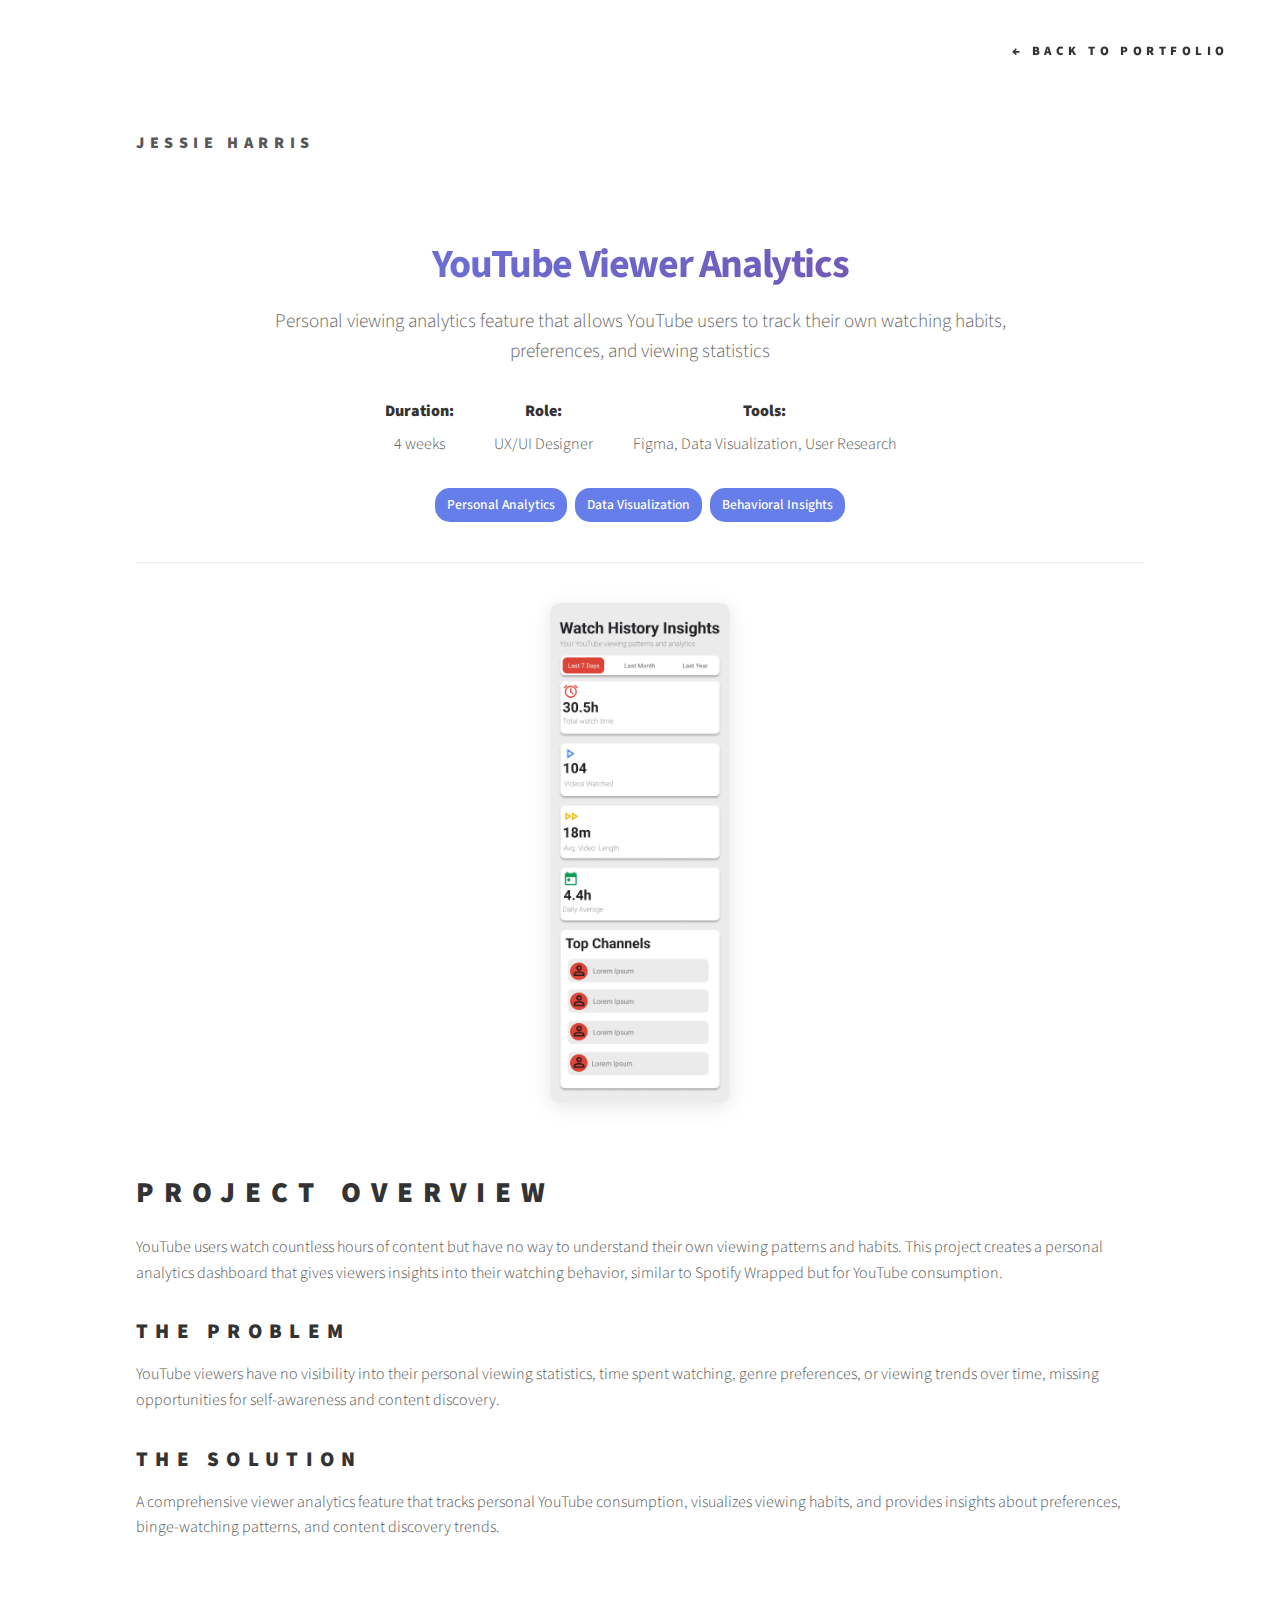
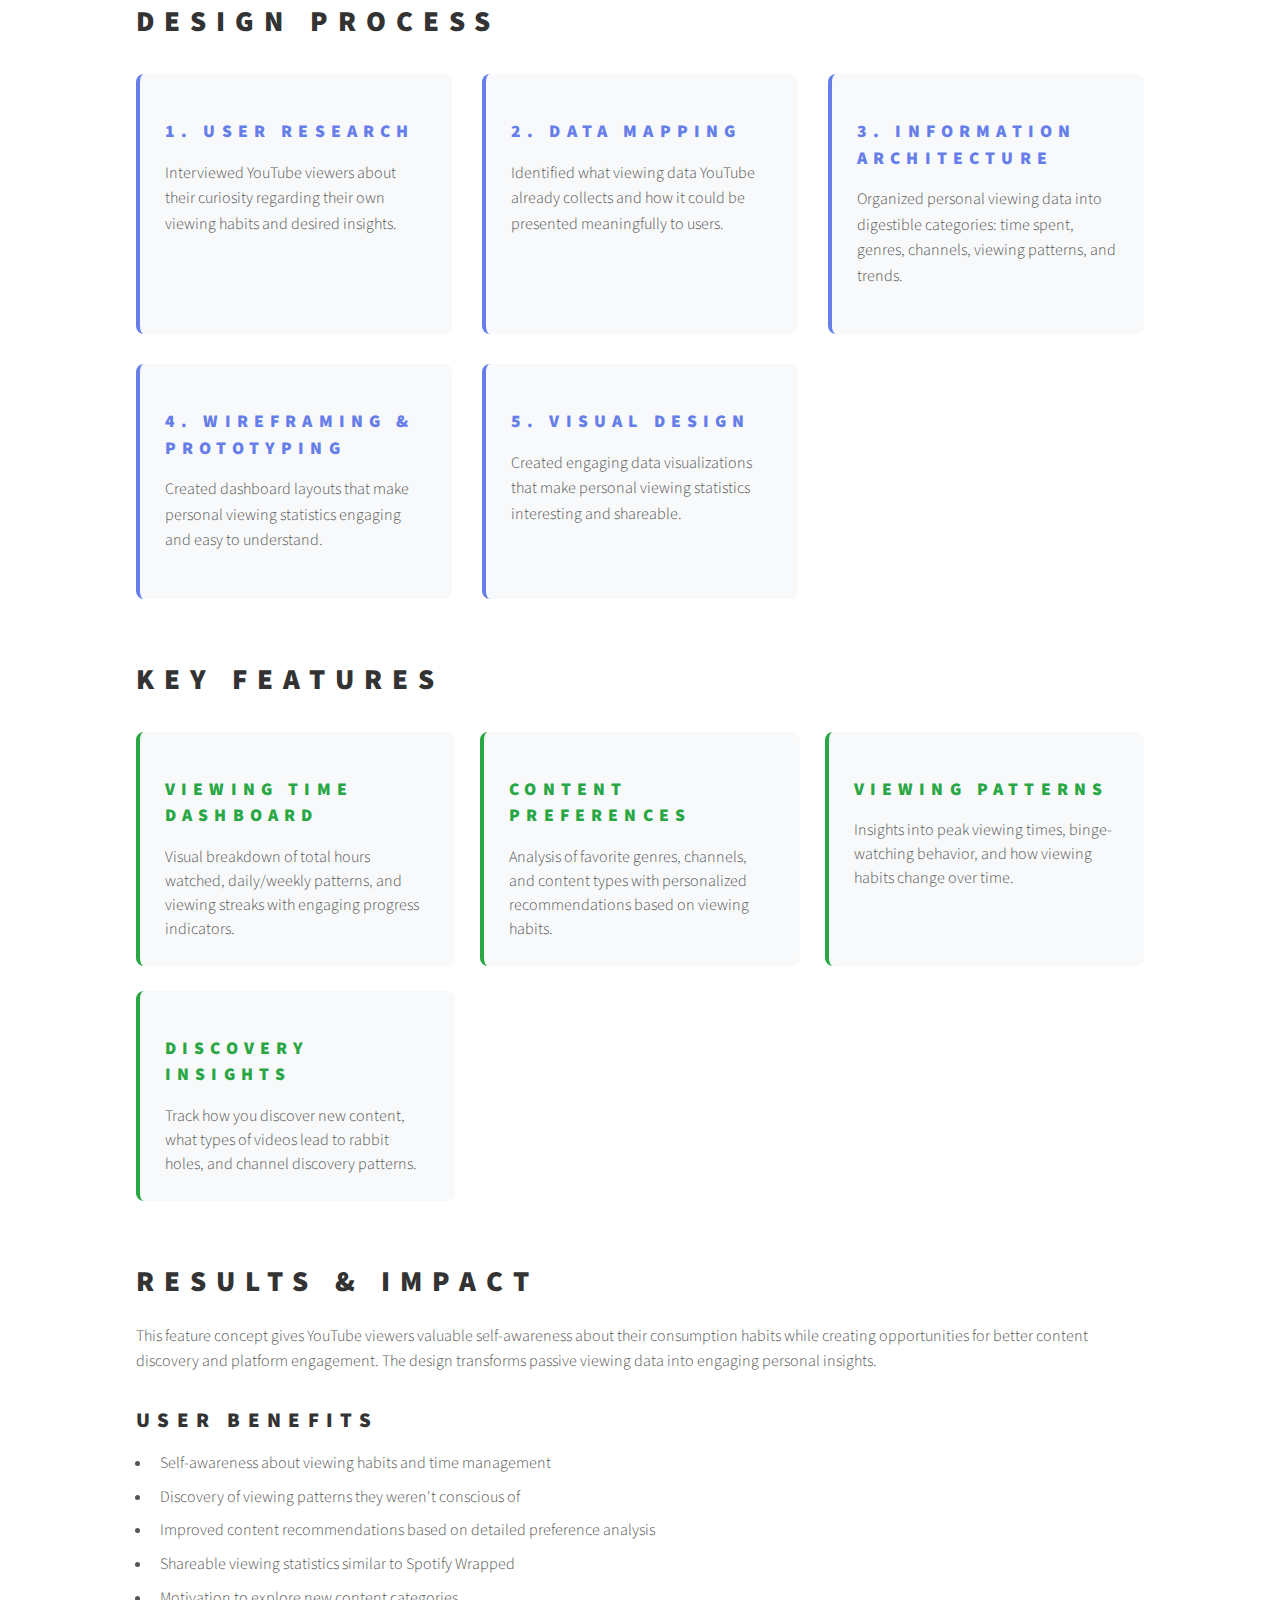
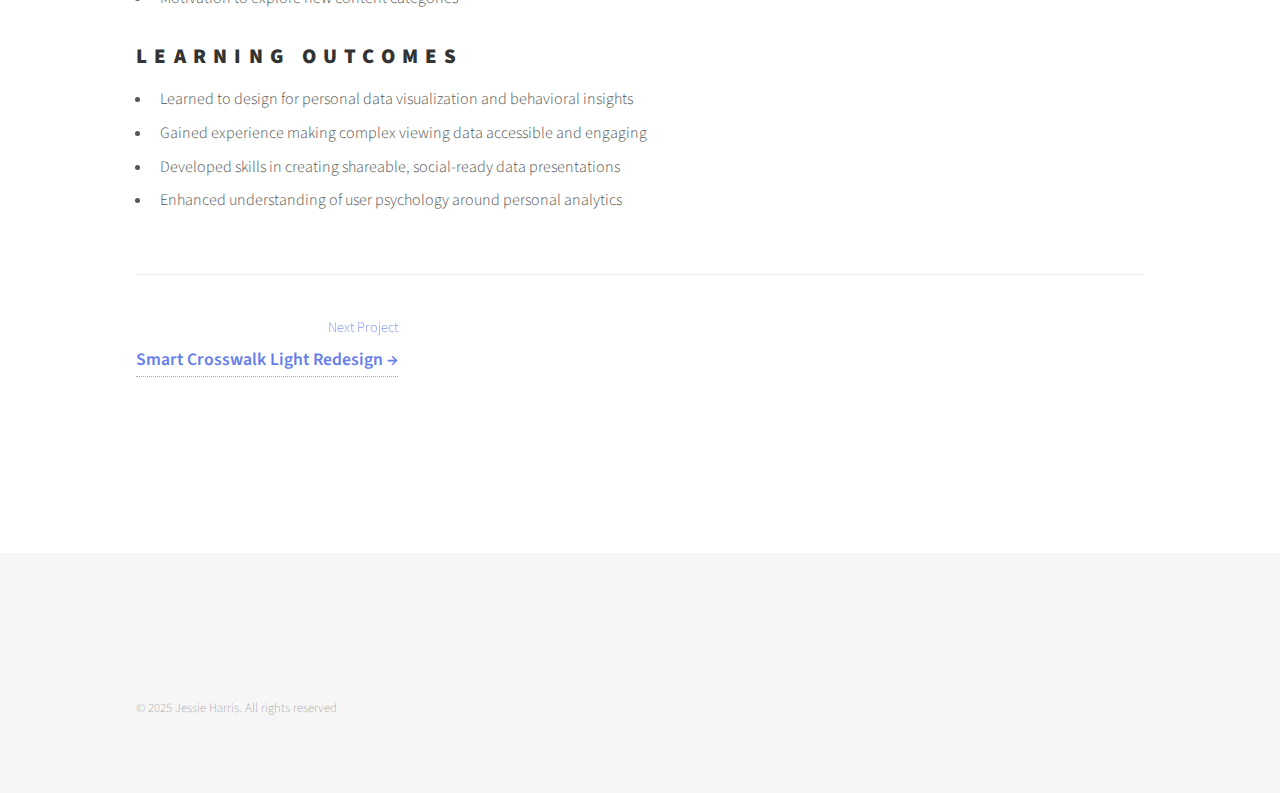
<file: youtube-analytics.html>
<!DOCTYPE HTML>
<html>
	<head>
		<title>YouTube Viewer Analytics | Jessie Harris</title>
		<meta charset="utf-8" />
		<meta name="viewport" content="width=device-width, initial-scale=1, user-scalable=no" />
		<link rel="stylesheet" href="assets/css/main.css" />
		<link rel="stylesheet" href="assets/css/portfolio.css" />
		<noscript><link rel="stylesheet" href="assets/css/noscript.css" /></noscript>
	</head>
	<body class="is-preload">
		<!-- Wrapper -->
			<div id="wrapper">

				<!-- Header -->
					<header id="header">
						<div class="inner">
							<!-- Logo -->
								<a href="index.html" class="logo">
									<span class="title">Jessie Harris</span>
								</a>
							<!-- Nav -->
								<nav>
									<ul>
										<li><a href="index.html">← Back to Portfolio</a></li>
									</ul>
								</nav>
						</div>
					</header>

				<!-- Main -->
					<div id="main">
						<div class="inner">
							
							<!-- Project Header -->
							<header class="project-header">
								<h1 class="gradient-text">YouTube Viewer Analytics</h1>
								<p class="project-subtitle">Personal viewing analytics feature that allows YouTube users to track their own watching habits, preferences, and viewing statistics</p>
								
								<div class="project-meta">
									<div class="meta-item">
										<strong>Duration:</strong> 4 weeks
									</div>
									<div class="meta-item">
										<strong>Role:</strong> UX/UI Designer
									</div>
									<div class="meta-item">
										<strong>Tools:</strong> Figma, Data Visualization, User Research
									</div>
								</div>
								
								<div class="project-tags">
									<span class="tag">Personal Analytics</span>
									<span class="tag">Data Visualization</span>
									<span class="tag">Behavioral Insights</span>
								</div>
							</header>

							<!-- Main Project Image -->
							<section class="hero-image">
								<img src="images/Youtube_Analytics_Mobile_UI.png" alt="YouTube Viewer Analytics Interface" onclick="openModal(this)" />
							</section>

							<!-- Project Overview -->
							<section class="project-section">
								<h2>Project Overview</h2>
								<p>YouTube users watch countless hours of content but have no way to understand their own viewing patterns and habits. This project creates a personal analytics dashboard that gives viewers insights into their watching behavior, similar to Spotify Wrapped but for YouTube consumption.</p>
								
								<h3>The Problem</h3>
								<p>YouTube viewers have no visibility into their personal viewing statistics, time spent watching, genre preferences, or viewing trends over time, missing opportunities for self-awareness and content discovery.</p>
								
								<h3>The Solution</h3>
								<p>A comprehensive viewer analytics feature that tracks personal YouTube consumption, visualizes viewing habits, and provides insights about preferences, binge-watching patterns, and content discovery trends.</p>
							</section>

							<!-- Process Section -->
							<section class="project-section">
								<h2>Design Process</h2>
								
								<div class="process-steps">
									<div class="process-step">
										<h4>1. User Research</h4>
										<p>Interviewed YouTube viewers about their curiosity regarding their own viewing habits and desired insights.</p>
									</div>
									
									<div class="process-step">
										<h4>2. Data Mapping</h4>
										<p>Identified what viewing data YouTube already collects and how it could be presented meaningfully to users.</p>
									</div>
									
									<div class="process-step">
										<h4>3. Information Architecture</h4>
										<p>Organized personal viewing data into digestible categories: time spent, genres, channels, viewing patterns, and trends.</p>
									</div>
									
									<div class="process-step">
										<h4>4. Wireframing & Prototyping</h4>
										<p>Created dashboard layouts that make personal viewing statistics engaging and easy to understand.</p>
									</div>
									
									<div class="process-step">
										<h4>5. Visual Design</h4>
										<p>Created engaging data visualizations that make personal viewing statistics interesting and shareable.</p>
									</div>
								</div>
							</section>

							<!-- Key Features -->
							<section class="project-section">
								<h2>Key Features</h2>
								
								<div class="features-grid">
									<div class="feature-item">
										<h4>Viewing Time Dashboard</h4>
										<p>Visual breakdown of total hours watched, daily/weekly patterns, and viewing streaks with engaging progress indicators.</p>
									</div>
									
									<div class="feature-item">
										<h4>Content Preferences</h4>
										<p>Analysis of favorite genres, channels, and content types with personalized recommendations based on viewing habits.</p>
									</div>
									
									<div class="feature-item">
										<h4>Viewing Patterns</h4>
										<p>Insights into peak viewing times, binge-watching behavior, and how viewing habits change over time.</p>
									</div>
									
									<div class="feature-item">
										<h4>Discovery Insights</h4>
										<p>Track how you discover new content, what types of videos lead to rabbit holes, and channel discovery patterns.</p>
									</div>
								</div>
							</section>

							<!-- Results & Impact -->
							<section class="project-section">
								<h2>Results & Impact</h2>
								<p>This feature concept gives YouTube viewers valuable self-awareness about their consumption habits while creating opportunities for better content discovery and platform engagement. The design transforms passive viewing data into engaging personal insights.</p>
								
								<h3>User Benefits</h3>
								<ul>
									<li>Self-awareness about viewing habits and time management</li>
									<li>Discovery of viewing patterns they weren't conscious of</li>
									<li>Improved content recommendations based on detailed preference analysis</li>
									<li>Shareable viewing statistics similar to Spotify Wrapped</li>
									<li>Motivation to explore new content categories</li>
								</ul>
								
								<h3>Learning Outcomes</h3>
								<ul>
									<li>Learned to design for personal data visualization and behavioral insights</li>
									<li>Gained experience making complex viewing data accessible and engaging</li>
									<li>Developed skills in creating shareable, social-ready data presentations</li>
									<li>Enhanced understanding of user psychology around personal analytics</li>
								</ul>
							</section>

							<!-- Navigation -->
							<section class="project-navigation">
								<a href="crosswalk-light.html" class="nav-link next">
									<span class="nav-label">Next Project</span>
									<span class="nav-title">Smart Crosswalk Light Redesign →</span>
								</a>
							</section>

						</div>
					</div>

				<!-- Footer -->
					<footer id="footer">
						<div class="inner">
							<ul class="copyright">
								<li>&copy; 2025 Jessie Harris. All rights reserved</li>
							</ul>
						</div>
					</footer>

			</div>

		<!-- Image Modal -->
		<div id="imageModal" class="modal" onclick="closeModal()">
			<span class="close">&times;</span>
			<img class="modal-content" id="modalImage">
		</div>

		<!-- Scripts -->
			<script src="assets/js/jquery.min.js"></script>
			<script src="assets/js/browser.min.js"></script>
			<script src="assets/js/breakpoints.min.js"></script>
			<script src="assets/js/util.js"></script>
			<script src="assets/js/main.js"></script>
			
			<script>
				// Image modal functionality
				function openModal(img) {
					var modal = document.getElementById("imageModal");
					var modalImg = document.getElementById("modalImage");
					modal.style.display = "block";
					modalImg.src = img.src;
				}

				function closeModal() {
					document.getElementById("imageModal").style.display = "none";
				}
			</script>

	</body>
</html>
</file>
<file: assets/css/portfolio.css>
/* Single-Page Portfolio Styling */

/* Smooth scrolling */
html {
    scroll-behavior: smooth;
}

/* Section spacing and layout */
.section {
    margin: 60px 0;
    padding: 40px 0;
    border-bottom: 1px solid #e9ecef;
}

.section:last-of-type {
    border-bottom: none;
}

/* Hero section */
.hero {
    text-align: center;
    padding: 60px 0;
    margin-bottom: 40px;
}

.hero h1 {
    font-size: 3rem;
    margin-bottom: 20px;
}

.hero p {
    font-size: 1.2rem;
    max-width: 800px;
    margin: 0 auto;
    color: #666;
}

/* Gradient text effect */
.gradient-text {
    background: linear-gradient(135deg, #667eea 0%, #764ba2 100%);
    -webkit-background-clip: text;
    -webkit-text-fill-color: transparent;
    background-clip: text;
}

/* About section */
.about-content {
    display: flex;
    gap: 40px;
    align-items: flex-start;
    margin-bottom: 40px;
}

.about-photo {
    flex: 0 0 300px;
}

.about-photo img {
    width: 100%;
    border-radius: 10px;
    box-shadow: 0 4px 12px rgba(0,0,0,0.1);
}

.about-text {
    flex: 1;
}

.about-text p {
    margin-bottom: 20px;
    line-height: 1.6;
}

/* Skills section */
.skills-section {
    margin: 40px 0;
}

.skills-grid {
    display: grid;
    grid-template-columns: repeat(auto-fit, minmax(300px, 1fr));
    gap: 30px;
    margin-top: 20px;
}

.skill-category h4 {
    margin-bottom: 15px;
    color: #333;
    border-bottom: 2px solid #667eea;
    padding-bottom: 5px;
    display: inline-block;
}

.skill-tags {
    display: flex;
    flex-wrap: wrap;
    gap: 10px;
}

.skill-tag {
    background: #f8f9fa;
    color: #495057;
    padding: 8px 16px;
    border-radius: 20px;
    font-size: 0.9rem;
    border: 1px solid #e9ecef;
    transition: all 0.2s ease;
}

.skill-tag:hover {
    background: #667eea;
    color: white;
    transform: translateY(-2px);
}

/* Certifications */
.certifications-section {
    margin: 40px 0;
}

.cert-grid {
    margin-top: 20px;
}

.cert-card {
    background: #f8f9fa;
    padding: 30px;
    border-radius: 10px;
    border-left: 4px solid #667eea;
}

.cert-card h4 {
    margin-bottom: 10px;
    color: #333;
}

.cert-card p {
    color: #666;
    margin-bottom: 15px;
    font-style: italic;
}

.cert-card ul {
    list-style: none;
    padding: 0;
}

.cert-card li {
    padding: 5px 0;
    color: #555;
}

.cert-card li:before {
    content: "✓ ";
    color: #667eea;
    font-weight: bold;
    margin-right: 8px;
}

/* Education Section */
.education-section {
    margin: 40px 0;
}

.education-grid {
    display: grid;
    grid-template-columns: repeat(auto-fit, minmax(400px, 1fr));
    gap: 30px;
    margin-top: 20px;
}

.education-item {
    background: #f8f9fa;
    padding: 30px;
    border-radius: 10px;
    border-left: 4px solid #28a745;
}

.education-item h4 {
    margin-bottom: 10px;
    color: #333;
    font-size: 1.2rem;
}

.education-details {
    color: #667eea;
    font-weight: 600;
    margin-bottom: 15px;
    font-size: 0.95rem;
}

.education-description {
    color: #555;
    line-height: 1.6;
    margin-bottom: 20px;
}

.education-highlights {
    list-style: none;
    padding: 0;
    margin: 0;
}

.education-highlights li {
    padding: 5px 0;
    color: #555;
    position: relative;
    padding-left: 20px;
}

.education-highlights li:before {
    content: "• ";
    color: #28a745;
    font-weight: bold;
    position: absolute;
    left: 0;
}

/* Projects grid */
.projects-grid {
    display: grid;
    grid-template-columns: repeat(3, 1fr);
    gap: 30px;
    margin-top: 30px;
}

.project-card {
    background: white;
    border-radius: 12px;
    overflow: hidden;
    box-shadow: 0 4px 20px rgba(0,0,0,0.1);
    transition: transform 0.3s ease, box-shadow 0.3s ease;
    text-decoration: none;
    color: inherit;
    display: block;
}

.project-card:hover {
    transform: translateY(-5px);
    box-shadow: 0 8px 30px rgba(0,0,0,0.15);
    text-decoration: none;
    color: inherit;
}

.project-image {
    height: 250px;
    overflow: hidden;
}

.project-image img {
    width: 100%;
    height: 100%;
    object-fit: cover;
    transition: transform 0.3s ease;
    cursor: pointer;
}

.project-image img:hover {
    transform: scale(1.05);
}

.project-content {
    padding: 25px;
}

.project-content h3 {
    margin-bottom: 15px;
    color: #333;
    font-size: 1.3rem;
}

.project-content p {
    color: #666;
    line-height: 1.6;
    margin-bottom: 20px;
}

.project-tags {
    display: flex;
    flex-wrap: wrap;
    gap: 8px;
    justify-content: center;
}

.tag {
    background: #667eea;
    color: white;
    padding: 5px 12px;
    border-radius: 15px;
    font-size: 0.85rem;
    font-weight: 500;
}

/* Research/Papers section */
.papers-grid {
    margin-top: 30px;
}

.paper-card {
    background: #f8f9fa;
    padding: 30px;
    border-radius: 10px;
    border-left: 4px solid #28a745;
    margin-bottom: 20px;
}

.paper-card h3 {
    margin-bottom: 10px;
    color: #333;
}

.paper-meta {
    color: #666;
    font-style: italic;
    font-size: 0.9rem;
    margin-bottom: 15px;
}

.paper-link {
    color: #28a745;
    text-decoration: none;
    font-weight: 500;
    transition: color 0.2s ease;
}

.paper-link:hover {
    color: #1e7e34;
}

/* Art section */
.art-preview {
    margin-top: 30px;
}

.art-samples {
    display: grid;
    grid-template-columns: repeat(3, 1fr);
    gap: 20px;
    margin-bottom: 30px;
}

.art-samples img {
    width: 100%;
    height: 200px;
    object-fit: cover;
    border-radius: 8px;
    box-shadow: 0 4px 12px rgba(0,0,0,0.1);
    transition: transform 0.3s ease;
}

.art-samples img:hover {
    transform: scale(1.05);
}

.art-link-container {
    text-align: center;
}

.art-gallery-link {
    display: inline-block;
    background: #667eea;
    color: white;
    padding: 15px 30px;
    border-radius: 8px;
    text-decoration: none;
    font-weight: 500;
    transition: all 0.3s ease;
}

.art-gallery-link:hover {
    background: #5a67d8;
    transform: translateY(-2px);
    box-shadow: 0 4px 12px rgba(102, 126, 234, 0.3);
}

/* Contact section */
.contact-info-grid {
    display: grid;
    grid-template-columns: 2fr 1fr;
    gap: 40px;
    margin-top: 30px;
}

.contact-primary h3,
.social-links h3 {
    margin-bottom: 20px;
    color: #333;
}

.contact-item {
    margin-bottom: 15px;
    padding: 15px;
    background: #f8f9fa;
    border-radius: 8px;
    border-left: 3px solid #667eea;
}

.contact-item strong {
    display: inline-block;
    width: 80px;
    color: #333;
}

.contact-item a {
    color: #667eea;
    text-decoration: none;
    font-weight: 500;
}

.contact-item a:hover {
    color: #5a67d8;
    text-decoration: underline;
}

.contact-links {
    list-style: none;
    padding: 0;
}

.contact-links li {
    margin-bottom: 15px;
}

.contact-links a {
    display: inline-block;
    color: #667eea;
    text-decoration: none;
    font-weight: 500;
    padding: 10px 15px;
    background: #f8f9fa;
    border-radius: 6px;
    transition: all 0.2s ease;
    border-left: 3px solid #667eea;
}

.contact-links a:hover {
    color: white;
    background: #667eea;
    transform: translateX(5px);
}

/* Footer */
.footer-links {
    text-align: center;
    margin-bottom: 30px;
}

.subpage-links {
    list-style: none;
    padding: 0;
    display: flex;
    justify-content: center;
    flex-wrap: wrap;
    gap: 30px;
    margin-top: 20px;
}

.subpage-links a {
    color: #667eea;
    text-decoration: none;
    font-weight: 500;
    transition: color 0.2s ease;
}

.subpage-links a:hover {
    color: #5a67d8;
}

/* Image Modal */
.modal {
    display: none;
    position: fixed;
    z-index: 1000;
    left: 0;
    top: 0;
    width: 100%;
    height: 100%;
    background-color: rgba(0,0,0,0.9);
    cursor: pointer;
}

.modal-content {
    margin: auto;
    display: block;
    width: 80%;
    max-width: 900px;
    max-height: 80%;
    object-fit: contain;
    position: absolute;
    top: 50%;
    left: 50%;
    transform: translate(-50%, -50%);
}

.close {
    position: absolute;
    top: 20px;
    right: 35px;
    color: #f1f1f1;
    font-size: 40px;
    font-weight: bold;
    cursor: pointer;
}

.close:hover,
.close:focus {
    color: #bbb;
    text-decoration: none;
}

/* Navigation updates */
header nav ul {
    display: flex;
    gap: 30px;
    list-style: none;
    padding: 0;
    margin: 0;
}

header nav a {
    color: #333;
    text-decoration: none;
    font-weight: 500;
    transition: color 0.2s ease;
}

header nav a:hover {
    color: #667eea;
}

/* Responsive Design */
@media (max-width: 768px) {
    .hero h1 {
        font-size: 2.2rem;
    }
    
    .about-content {
        flex-direction: column;
        gap: 20px;
    }
    
    .about-photo {
        flex: none;
        max-width: 250px;
        margin: 0 auto;
    }
    
    .projects-grid {
        grid-template-columns: 1fr;
        gap: 30px;
    }
    
    .art-samples {
        grid-template-columns: 1fr;
        gap: 15px;
    }
    
    .contact-info-grid {
        grid-template-columns: 1fr;
        gap: 30px;
    }
    
    .education-grid {
        grid-template-columns: 1fr;
        gap: 20px;
    }
    
    .subpage-links {
        flex-direction: column;
        gap: 15px;
    }
    
    header nav ul {
        flex-direction: column;
        gap: 15px;
        text-align: center;
    }
}

@media (max-width: 480px) {
    .skills-grid {
        grid-template-columns: 1fr;
    }
    
    .hero {
        padding: 40px 0;
    }
    
    .section {
        margin: 40px 0;
        padding: 20px 0;
    }
}

/* Case Study Page Styles */
.project-header {
    text-align: center;
    padding: 40px 0;
    border-bottom: 1px solid #e9ecef;
    margin-bottom: 40px;
}

.project-header h1 {
    font-size: 2.5rem;
    margin-bottom: 15px;
}

.project-subtitle {
    font-size: 1.2rem;
    color: #666;
    max-width: 800px;
    margin: 0 auto 30px;
    line-height: 1.6;
}

.project-meta {
    display: flex;
    justify-content: center;
    gap: 40px;
    margin-bottom: 30px;
    flex-wrap: wrap;
}

.meta-item {
    text-align: center;
}

.meta-item strong {
    display: block;
    color: #333;
    margin-bottom: 5px;
}

.hero-image {
    text-align: center;
    margin: 40px 0;
}

.hero-image img {
    max-width: 100%;
    height: auto;
    max-height: 500px;
    object-fit: contain;
    border-radius: 10px;
    box-shadow: 0 4px 20px rgba(0,0,0,0.1);
    cursor: pointer;
    transition: transform 0.3s ease;
}

.hero-image img:hover {
    transform: scale(1.02);
}

.project-section {
    margin: 60px 0;
}

.project-section h2 {
    color: #333;
    margin-bottom: 20px;
    font-size: 1.8rem;
}

.project-section h3 {
    color: #333;
    margin: 30px 0 15px;
    font-size: 1.3rem;
}

.project-section h4 {
    color: #333;
    margin: 20px 0 10px;
    font-size: 1.1rem;
}

.project-section p {
    line-height: 1.6;
    margin-bottom: 20px;
    color: #555;
}

.project-section ul {
    line-height: 1.6;
    color: #555;
    margin-bottom: 20px;
}

.project-section ul li {
    margin-bottom: 8px;
}

.process-steps {
    display: grid;
    grid-template-columns: repeat(auto-fit, minmax(250px, 1fr));
    gap: 30px;
    margin: 30px 0;
}

.process-step {
    background: #f8f9fa;
    padding: 25px;
    border-radius: 8px;
    border-left: 4px solid #667eea;
}

.process-step h4 {
    color: #667eea;
    margin-bottom: 15px;
}

.insights-grid,
.features-grid,
.solution-features {
    display: grid;
    grid-template-columns: repeat(auto-fit, minmax(280px, 1fr));
    gap: 25px;
    margin: 30px 0;
}

.insight-item,
.feature-item {
    background: #f8f9fa;
    padding: 25px;
    border-radius: 8px;
    border-left: 4px solid #28a745;
}

.insight-item h4,
.feature-item h4 {
    color: #28a745;
    margin-bottom: 15px;
    font-size: 1.1rem;
}

.insight-item p,
.feature-item p {
    color: #555;
    line-height: 1.5;
    margin: 0;
}

.wireframe-section {
    margin: 40px 0;
    text-align: center;
}

.wireframe-section img {
    max-width: 100%;
    height: auto;
    border-radius: 8px;
    box-shadow: 0 4px 15px rgba(0,0,0,0.1);
    margin: 20px 0;
    cursor: pointer;
}

.project-navigation {
    display: flex;
    justify-content: space-between;
    margin: 60px 0 40px;
    padding: 40px 0;
    border-top: 1px solid #e9ecef;
}

.nav-link {
    text-decoration: none;
    color: #667eea;
    transition: color 0.2s ease;
}

.nav-link:hover {
    color: #5a67d8;
}

.nav-link.prev {
    text-align: left;
}

.nav-link.next {
    text-align: right;
}

.nav-label {
    display: block;
    font-size: 0.9rem;
    margin-bottom: 5px;
    opacity: 0.8;
}

.nav-title {
    display: block;
    font-size: 1.1rem;
    font-weight: 600;
}

/* Responsive adjustments for case study pages */
@media (max-width: 768px) {
    .project-header h1 {
        font-size: 2rem;
    }
    
    .project-meta {
        flex-direction: column;
        gap: 20px;
    }
    
    .project-navigation {
        flex-direction: column;
        gap: 30px;
        text-align: center;
    }
    
    .nav-link.prev {
        text-align: center;
    }
    
    .nav-link.next {
        text-align: center;
    }
    
    .process-steps {
        grid-template-columns: 1fr;
    }
    
    .insights-grid,
    .features-grid,
    .solution-features {
        grid-template-columns: 1fr;
    }
}

/* Art Gallery Slideshow Styles */
.art-section {
    margin: 40px 0;
}

.slideshow-container {
    position: relative;
    max-width: 800px;
    margin: 30px auto;
    background: #f8f9fa;
    border-radius: 12px;
    overflow: hidden;
    box-shadow: 0 4px 20px rgba(0,0,0,0.1);
}

.slideshow-wrapper {
    position: relative;
    width: 100%;
    height: 500px;
    overflow: hidden;
}

.slide {
    display: none;
    position: absolute;
    width: 100%;
    height: 100%;
    top: 0;
    left: 0;
}

.slide.active {
    display: block;
}

.slide img {
    width: 100%;
    height: 100%;
    object-fit: contain;
    background: white;
    cursor: pointer;
}

/* Navigation arrows */
.prev-btn, .next-btn {
    position: absolute;
    top: 50%;
    transform: translateY(-50%);
    background: rgba(0,0,0,0.5);
    color: white;
    border: none;
    padding: 15px 20px;
    cursor: pointer;
    font-size: 18px;
    transition: background-color 0.3s;
    z-index: 10;
    height: 50px;
    display: flex;
    align-items: center;
    justify-content: center;
}

.prev-btn {
    left: 10px;
    border-radius: 0 5px 5px 0;
}

.next-btn {
    right: 10px;
    border-radius: 5px 0 0 5px;
}

.prev-btn:hover, .next-btn:hover {
    background: rgba(0,0,0,0.8);
}

/* Slide indicators */
.slide-indicators {
    text-align: center;
    padding: 20px;
    background: white;
}

.indicator {
    cursor: pointer;
    height: 15px;
    width: 15px;
    margin: 0 5px;
    background-color: #bbb;
    border-radius: 50%;
    display: inline-block;
    transition: background-color 0.3s;
}

.indicator.active, .indicator:hover {
    background-color: #667eea;
}

/* Mobile responsive for slideshow */
@media (max-width: 768px) {
    .slideshow-container {
        max-width: 90%;
    }
    
    .slideshow-wrapper {
        height: 400px;
    }
    
    .prev-btn, .next-btn {
        padding: 10px 15px;
        font-size: 16px;
    }
}

/* Image Modal Styles */
.modal {
    display: none;
    position: fixed;
    z-index: 1000;
    padding-top: 50px;
    left: 0;
    top: 0;
    width: 100%;
    height: 100%;
    overflow: auto;
    background-color: rgba(0,0,0,0.9);
}

.modal-content {
    margin: auto;
    display: block;
    width: auto;
    height: auto;
    max-width: 90%;
    max-height: 90%;
    object-fit: contain;
}

.close {
    position: absolute;
    top: 15px;
    right: 35px;
    color: #f1f1f1;
    font-size: 40px;
    font-weight: bold;
    transition: 0.3s;
    cursor: pointer;
}

.close:hover,
.close:focus {
    color: #bbb;
    text-decoration: none;
}

/* Problem illustration styling */
.problem-image {
    max-width: 500px;
    width: 100%;
    height: auto;
    display: block;
    margin: 0 auto 20px;
    border-radius: 8px;
    box-shadow: 0 4px 8px rgba(0, 0, 0, 0.1);
}
</file>
<file: assets/css/noscript.css>
/*
	Phantom by HTML5 UP
	html5up.net | @ajlkn
	Free for personal and commercial use under the CCA 3.0 license (html5up.net/license)
*/

/* Tiles */

	body.is-preload .tiles article {
		-moz-transform: none;
		-webkit-transform: none;
		-ms-transform: none;
		transform: none;
		opacity: 1;
	}
</file>
<file: assets/css/custom.css>
/* Custom Styles for Jessie's Portfolio - Browser Aesthetic Theme */

/* Import browser-appropriate fonts */
@import url('https://fonts.googleapis.com/css2?family=Inter:wght@300;400;500;600;700&family=SF+Pro+Display:wght@300;400;500;600;700&family=Roboto:wght@300;400;500;700&display=swap');

/* Force light mode and override dark mode */
* {
    color-scheme: light !important;
}

html {
    color-scheme: light !important;
}

body {
    color-scheme: light !important;
}

/* Browser OS-style background */
body {
    font-family: 'Inter', -apple-system, BlinkMacSystemFont, 'Segoe UI', 'Roboto', sans-serif !important;
    background: #f5f5f5 !important;
    min-height: 100vh !important;
    padding: 20px !important;
    margin: 0 !important;
    color: #495057 !important;
}

/* Browser Window Frame */
#wrapper {
    background: #ffffff !important;
    border-radius: 12px !important;
    box-shadow: 
        0 0 0 1px rgba(0, 0, 0, 0.1),
        0 10px 40px rgba(0, 0, 0, 0.15) !important;
    margin: 0 auto !important;
    max-width: 1200px !important;
    overflow: hidden !important;
    position: relative !important;
    padding-top: 50px !important;
}

/* Clean Browser Title Bar */
.browser-addressbar {
    position: absolute !important;
    top: 0 !important;
    left: 0 !important;
    right: 0 !important;
    height: 50px !important;
    background: #ffffff !important;
    border-bottom: 1px solid #e9ecef !important;
    z-index: 1000 !important;
    display: flex !important;
    align-items: center !important;
    justify-content: space-between !important;
    border-radius: 12px 12px 0 0 !important;
    padding: 0 16px !important;
}

/* Browser Navigation Buttons */
.browser-navigation {
    display: flex !important;
    align-items: center !important;
    gap: 4px !important;
}

.browser-nav-btn {
    width: 32px !important;
    height: 32px !important;
    border: none !important;
    background: #f8f9fa !important;
    border-radius: 6px !important;
    cursor: pointer !important;
    display: flex !important;
    align-items: center !important;
    justify-content: center !important;
    font-size: 12px !important;
    color: #495057 !important;
    transition: all 0.2s ease !important;
    border: 1px solid #e9ecef !important;
}

.browser-nav-btn:hover {
    background: #e9ecef !important;
    border-color: #ced4da !important;
    color: #212529 !important;
}

.browser-nav-btn:active {
    background: #dee2e6 !important;
    transform: scale(0.95) !important;
}

.browser-nav-btn:disabled {
    background: #f8f9fa !important;
    border: 1px solid #e9ecef !important;
    color: #495057 !important;
    cursor: pointer !important;
}

/* Windows-style Browser Close Button */
.browser-close {
    width: 46px !important;
    height: 32px !important;
    border-radius: 0 !important;
    background: transparent !important;
    border: none !important;
    cursor: pointer !important;
    transition: all 0.2s ease !important;
    position: relative !important;
    flex-shrink: 0 !important;
    display: flex !important;
    align-items: center !important;
    justify-content: center !important;
}

.browser-close:hover {
    background: #e81123 !important;
}

.browser-close:active {
    background: #c50e1f !important;
}

.browser-close::before {
    content: '✕' !important;
    color: #666 !important;
    font-size: 12px !important;
    font-weight: normal !important;
    line-height: 1 !important;
    transition: color 0.2s ease !important;
}

.browser-close:hover::before {
    color: #ffffff !important;
}

/* Clean URL Bar */
.browser-url {
    background: #f8f9fa !important;
    border: 1px solid #e9ecef !important;
    border-radius: 8px !important;
    padding: 10px 20px !important;
    font-size: 13px !important;
    color: #495057 !important;
    font-family: -apple-system, BlinkMacSystemFont, sans-serif !important;
    text-align: center !important;
    width: 100% !important;
    max-width: 500px !important;
    height: auto !important;
    line-height: 1.4 !important;
    font-weight: 500 !important;
    margin: 0 auto !important;
}

/* Clean Header with Horizontal Navigation */
#header {
    background: #ffffff !important;
    border-bottom: 1px solid #e9ecef !important;
    margin-top: 0 !important;
    position: relative !important;
    z-index: 998 !important;
    padding: 12px 0 !important;
}

#header .inner {
    display: flex !important;
    justify-content: space-between !important;
    align-items: center !important;
    padding: 0 40px !important;
    max-width: 1200px !important;
    margin: 0 auto !important;
}

/* Main Navigation */
.main-nav ul {
    display: flex !important;
    list-style: none !important;
    margin: 0 !important;
    padding: 0 !important;
    gap: 8px !important;
}

.main-nav ul li {
    margin: 0 !important;
}

.main-nav ul li a {
    display: block !important;
    padding: 10px 16px !important;
    color: #495057 !important;
    text-decoration: none !important;
    font-size: 14px !important;
    font-weight: 500 !important;
    background: #f8f9fa !important;
    border: 1px solid #e9ecef !important;
    border-radius: 6px !important;
    transition: all 0.2s ease !important;
    font-family: 'Inter', -apple-system, BlinkMacSystemFont, sans-serif !important;
}

.main-nav ul li a:hover {
    background: #e9ecef !important;
    border-color: #ced4da !important;
    color: #212529 !important;
    transform: translateY(-1px) !important;
}

.main-nav ul li a:active,
.main-nav ul li a.active {
    background: #007bff !important;
    color: #ffffff !important;
    border-color: #007bff !important;
}

/* Fixed Menu Button Positioning */
#header nav {
    position: relative !important;
}

#header nav ul li a {
    background: #f8f9fa !important;
    border: 1px solid #e9ecef !important;
    border-radius: 6px !important;
    padding: 8px 12px !important;
    color: #495057 !important;
    font-size: 14px !important;
    text-decoration: none !important;
    transition: all 0.2s ease !important;
    display: flex !important;
    align-items: center !important;
    gap: 4px !important;
}

#header nav ul li a:hover {
    background: #e9ecef !important;
    border-color: #ced4da !important;
    color: #212529 !important;
}

#header nav ul li a::before {
    content: '☰' !important;
    font-size: 12px !important;
}

/* Simplified Menu */
#menu {
    background: #ffffff !important;
    border: 1px solid #e9ecef !important;
    border-radius: 8px !important;
    position: fixed !important;
    top: 80px !important;
    right: 20px !important;
    width: 220px !important;
    height: auto !important;
    transform: translateX(100%) !important;
    transition: transform 0.3s ease !important;
    z-index: 1001 !important;
    box-shadow: 0 8px 24px rgba(0, 0, 0, 0.12) !important;
}

#menu.visible {
    transform: translateX(0) !important;
}

#menu h2 {
    display: none !important;
}

#menu ul {
    list-style: none !important;
    margin: 0 !important;
    padding: 12px !important;
    background: transparent !important;
}

#menu ul li {
    margin: 0 0 8px 0 !important;
    background: transparent !important;
}

#menu ul li a {
    display: block !important;
    padding: 12px 16px !important;
    color: #495057 !important;
    text-decoration: none !important;
    font-size: 14px !important;
    font-weight: 500 !important;
    background: #ffffff !important;
    border: 1px solid #e9ecef !important;
    border-radius: 6px !important;
    transition: all 0.2s ease !important;
    text-align: left !important;
}

#menu ul li a:hover {
    background: #f8f9fa !important;
    border-color: #ced4da !important;
    color: #212529 !important;
    transform: translateX(4px) !important;
}

#menu ul li a.active,
#menu ul li a[href*="design.html"] {
    background: #007bff !important;
    color: #ffffff !important;
    border-color: #007bff !important;
}

/* Browser Content Viewport */
#main {
    background: #ffffff !important;
    margin-top: 0 !important;
    position: relative !important;
}

/* Cleaner Content Padding */
#main .inner {
    padding: 48px 40px !important;
    max-width: 1200px !important;
    margin: 0 auto !important;
}

/* Browser-style Typography */
h1, h2, h3, h4, h5, h6 {
    font-family: 'Inter', -apple-system, BlinkMacSystemFont, sans-serif !important;
    font-weight: 600 !important;
    color: #212529 !important;
}

h1 {
    font-size: 32px !important;
    line-height: 1.3 !important;
    margin-bottom: 16px !important;
}

h2 {
    font-size: 24px !important;
    line-height: 1.3 !important;
    margin-bottom: 12px !important;
}

p {
    font-family: 'Inter', -apple-system, BlinkMacSystemFont, sans-serif !important;
    font-weight: 400 !important;
    line-height: 1.6 !important;
    font-size: 16px !important;
    color: #495057 !important;
    margin-bottom: 16px !important;
}

/* Browser-style gradient text (like browser search highlights) */
.gradient-text {
    background: linear-gradient(135deg, #007bff 0%, #0056b3 100%) !important;
    -webkit-background-clip: text !important;
    -webkit-text-fill-color: transparent !important;
    background-clip: text !important;
    font-weight: 700 !important;
}

.subtitle-text {
    background: linear-gradient(135deg, #007bff 0%, #0056b3 100%) !important;
    -webkit-background-clip: text !important;
    -webkit-text-fill-color: transparent !important;
    background-clip: text !important;
    font-size: 1.5em !important;
    font-weight: 700 !important;
    margin-top: -10px !important;
    margin-bottom: 2em !important;
}

/* Logo styled like browser favicon/title */
.logo {
    font-family: 'Inter', -apple-system, BlinkMacSystemFont, sans-serif !important;
    font-weight: 400 !important;
    color: #6c757d !important;
    font-size: 14px !important;
    transition: color 0.2s ease !important;
    opacity: 0.8 !important;
}

.logo:hover {
    color: #495057 !important;
    opacity: 1 !important;
}

/* Browser-style scrollbar */
::-webkit-scrollbar {
    width: 12px !important;
    background: #f8f9fa !important;
}

::-webkit-scrollbar-track {
    background: #f8f9fa !important;
    border-left: 1px solid #e9ecef !important;
}

::-webkit-scrollbar-thumb {
    background: #ced4da !important;
    border-radius: 6px !important;
    border: 2px solid #f8f9fa !important;
}

::-webkit-scrollbar-thumb:hover {
    background: #adb5bd !important;
}

::-webkit-scrollbar-corner {
    background: #f8f9fa !important;
}

/* Clean Portfolio Grid */
.tiles {
    display: grid !important;
    grid-template-columns: repeat(2, 1fr) !important;
    gap: 32px !important;
    max-width: 100% !important;
    margin: 48px 0 0 0 !important;
    padding: 0 !important;
}

.tiles article {
    width: 100% !important;
    margin: 0 !important;
    display: flex !important;
    flex-direction: column !important;
    border-radius: 10px !important;
    overflow: hidden !important;
    background: #ffffff !important;
    border: 1px solid #e9ecef !important;
    transition: all 0.2s ease !important;
    box-shadow: 0 2px 8px rgba(0, 0, 0, 0.05) !important;
    text-decoration: none !important;
    height: auto !important;
}

.tiles article:hover {
    transform: translateY(-4px) !important;
    box-shadow: 0 8px 20px rgba(0, 0, 0, 0.1) !important;
    border-color: #007bff !important;
}

.tiles article a {
    display: flex !important;
    flex-direction: column !important;
    height: 100% !important;
    text-decoration: none !important;
}

.tiles article .image {
    width: 100% !important;
    height: 180px !important;
    overflow: hidden !important;
    background: linear-gradient(135deg, #f8f9fa 0%, #e9ecef 100%) !important;
}

.tiles article .image img {
    width: 100% !important;
    height: 100% !important;
    object-fit: cover !important;
    transition: transform 0.3s ease !important;
}

.tiles article:hover .image img {
    transform: scale(1.05) !important;
}

.tiles article .content {
    padding: 20px !important;
    flex: 1 !important;
    display: flex !important;
    flex-direction: column !important;
}

.tiles article h2 {
    color: #212529 !important;
    font-size: 16px !important;
    font-weight: 600 !important;
    margin: 0 0 10px 0 !important;
    font-family: 'Inter', -apple-system, BlinkMacSystemFont, sans-serif !important;
}

.tiles article p {
    color: #6c757d !important;
    font-size: 14px !important;
    line-height: 1.6 !important;
    margin: 0 !important;
    font-family: 'Inter', -apple-system, BlinkMacSystemFont, sans-serif !important;
}

/* Browser-style buttons */
.button {
    font-family: 'Inter', -apple-system, BlinkMacSystemFont, sans-serif !important;
    font-weight: 500 !important;
    font-size: 14px !important;
    padding: 8px 16px !important;
    border-radius: 6px !important;
    border: 1px solid #ced4da !important;
    background: #ffffff !important;
    color: #495057 !important;
    transition: all 0.2s ease !important;
    cursor: pointer !important;
    text-decoration: none !important;
}

.button:hover {
    background: #f8f9fa !important;
    border-color: #adb5bd !important;
    transform: none !important;
}

.button.primary {
    background: #007bff !important;
    color: #ffffff !important;
    border-color: #007bff !important;
}

.button.primary:hover {
    background: #0056b3 !important;
    border-color: #0056b3 !important;
    color: #ffffff !important;
}

/* Browser-style Footer */
#footer {
    background: #f9f9f9 !important;
    border-top: 1px solid #e9ecef !important;
    padding: 20px 0 !important;
}

#footer .inner {
    padding: 0 40px !important;
    max-width: 1200px !important;
    margin: 0 auto !important;
}

#footer .copyright {
    margin: 0 !important;
    font-size: 12px !important;
    text-align: center !important;
    color: #6c757d !important;
    font-family: 'Inter', -apple-system, BlinkMacSystemFont, sans-serif !important;
}

#footer .copyright li {
    margin: 0 !important;
    padding: 0 !important;
}

/* Browser loading states and interactions */
a {
    color: #007bff !important;
    transition: color 0.2s ease !important;
    text-decoration: none !important;
}

a:hover {
    color: #0056b3 !important;
    text-decoration: underline !important;
}

/* Form elements (browser-style inputs) */
input, textarea, select {
    font-family: 'Inter', -apple-system, BlinkMacSystemFont, sans-serif !important;
    border-radius: 6px !important;
    border: 1px solid #ced4da !important;
    background: #ffffff !important;
    padding: 8px 12px !important;
    font-size: 14px !important;
    color: #495057 !important;
    transition: all 0.2s ease !important;
}

input:focus, textarea:focus, select:focus {
    border-color: #007bff !important;
    box-shadow: 0 0 0 3px rgba(0, 123, 255, 0.1) !important;
    outline: none !important;
}

/* About Page Photo Layout */
.about-content {
    display: flex !important;
    gap: 40px !important;
    align-items: flex-start !important;
    margin-top: 32px !important;
}

.about-photo {
    flex-shrink: 0 !important;
    width: 280px !important;
}

.about-photo img {
    width: 100% !important;
    height: auto !important;
    border-radius: 12px !important;
    box-shadow: 0 8px 24px rgba(0, 0, 0, 0.1) !important;
    border: 1px solid #e9ecef !important;
    transition: all 0.3s ease !important;
}

.about-photo img:hover {
    transform: scale(1.02) !important;
    box-shadow: 0 12px 32px rgba(0, 0, 0, 0.15) !important;
}

.about-text {
    flex: 1 !important;
}

.about-text p {
    margin-bottom: 20px !important;
}

/* Skills & Tools Section */
.skills-section {
    margin-top: 48px !important;
    padding-top: 32px !important;
    border-top: 1px solid #e9ecef !important;
}

.skills-section h2 {
    margin-bottom: 24px !important;
    color: #212529 !important;
    font-size: 20px !important;
}

.skills-grid {
    display: grid !important;
    grid-template-columns: 1fr 1fr !important;
    gap: 32px !important;
}

.skill-category h3 {
    color: #495057 !important;
    font-size: 16px !important;
    font-weight: 600 !important;
    margin-bottom: 12px !important;
    padding-bottom: 8px !important;
    border-bottom: 2px solid #007bff !important;
    display: inline-block !important;
}

.skill-tags {
    display: flex !important;
    flex-wrap: wrap !important;
    gap: 8px !important;
}

.skill-tag {
    background: #f8f9fa !important;
    border: 1px solid #e9ecef !important;
    border-radius: 16px !important;
    padding: 6px 12px !important;
    font-size: 12px !important;
    font-weight: 500 !important;
    color: #495057 !important;
    transition: all 0.2s ease !important;
    font-family: 'Inter', -apple-system, BlinkMacSystemFont, sans-serif !important;
}

.skill-tag:hover {
    background: #007bff !important;
    color: #ffffff !important;
    border-color: #007bff !important;
    transform: translateY(-1px) !important;
}

/* Current Projects Section */
.current-projects {
    margin-top: 48px !important;
    padding-top: 32px !important;
    border-top: 1px solid #e9ecef !important;
}

.current-projects h2 {
    margin-bottom: 24px !important;
    color: #212529 !important;
    font-size: 20px !important;
}

.project-cards {
    display: grid !important;
    grid-template-columns: 1fr 1fr !important;
    gap: 24px !important;
}

.project-card {
    background: #f8f9fa !important;
    border: 1px solid #e9ecef !important;
    border-radius: 8px !important;
    padding: 20px !important;
    transition: all 0.2s ease !important;
}

.project-card:hover {
    transform: translateY(-2px) !important;
    box-shadow: 0 4px 12px rgba(0, 0, 0, 0.1) !important;
    border-color: #007bff !important;
}

.project-card h3 {
    color: #212529 !important;
    font-size: 16px !important;
    font-weight: 600 !important;
    margin-bottom: 8px !important;
}

.project-card p {
    color: #6c757d !important;
    font-size: 14px !important;
    line-height: 1.5 !important;
    margin: 0 !important;
}

/* Certifications styling */
.certifications-section {
    margin-top: 48px !important;
    padding-top: 32px !important;
    border-top: 1px solid #e9ecef !important;
}

.certifications-section h2 {
    margin-bottom: 24px !important;
    color: #212529 !important;
    font-size: 20px !important;
}

.certification-cards {
    display: grid !important;
    grid-template-columns: repeat(auto-fit, minmax(280px, 1fr)) !important;
    gap: 24px !important;
}

.certification-card {
    background: #f8f9fa !important;
    border: 1px solid #e9ecef !important;
    border-radius: 8px !important;
    padding: 20px !important;
    transition: all 0.2s ease !important;
}

.certification-card:hover {
    transform: translateY(-2px) !important;
    box-shadow: 0 4px 12px rgba(0, 0, 0, 0.1) !important;
    border-color: #007bff !important;
}

.certification-card h3 {
    color: #212529 !important;
    font-size: 16px !important;
    font-weight: 600 !important;
    margin-bottom: 8px !important;
}

.certification-card p {
    color: #6c757d !important;
    font-size: 14px !important;
    line-height: 1.5 !important;
    margin: 0 0 16px 0 !important;
}

.cert-link {
    display: inline-flex !important;
    align-items: center !important;
    gap: 8px !important;
    color: #007bff !important;
    text-decoration: none !important;
    font-weight: 500 !important;
    font-size: 14px !important;
    padding: 8px 16px !important;
    background: #e7f3ff !important;
    border-radius: 6px !important;
    transition: all 0.2s ease !important;
}

.cert-link:hover {
    background: #007bff !important;
    color: white !important;
    transform: translateY(-1px) !important;
}

/* Research Page Styling */
.research-intro {
    margin-bottom: 48px !important;
}

.papers-section h2 {
    margin-bottom: 32px !important;
    color: #212529 !important;
}

.papers-grid {
    display: grid !important;
    grid-template-columns: 1fr !important;
    gap: 24px !important;
}

.paper-card {
    background: #ffffff !important;
    border: 1px solid #e9ecef !important;
    border-radius: 8px !important;
    padding: 24px !important;
    transition: all 0.2s ease !important;
    box-shadow: 0 2px 4px rgba(0, 0, 0, 0.05) !important;
}

.paper-card:hover {
    border-color: #007bff !important;
    box-shadow: 0 4px 12px rgba(0, 0, 0, 0.1) !important;
    transform: translateY(-1px) !important;
}

.paper-header {
    margin-bottom: 16px !important;
}

.paper-header h3 {
    color: #212529 !important;
    font-size: 18px !important;
    font-weight: 600 !important;
    margin: 0 0 4px 0 !important;
}

.paper-meta {
    color: #6c757d !important;
    font-size: 14px !important;
    font-weight: 500 !important;
}

.paper-preview {
    margin-bottom: 20px !important;
}

.paper-abstract {
    color: #495057 !important;
    line-height: 1.6 !important;
    margin: 0 !important;
    font-size: 15px !important;
}

.paper-content {
    display: none !important;
    margin-top: 16px !important;
    padding-top: 16px !important;
    border-top: 1px solid #e9ecef !important;
}

.paper-content.expanded {
    display: block !important;
}

.paper-content h4 {
    color: #212529 !important;
    font-size: 16px !important;
    margin-bottom: 8px !important;
}

.paper-content p {
    color: #495057 !important;
    font-size: 14px !important;
    line-height: 1.6 !important;
    margin-bottom: 12px !important;
}

.paper-actions {
    display: flex !important;
    gap: 12px !important;
    flex-wrap: wrap !important;
}

.expand-btn, .download-btn {
    padding: 8px 16px !important;
    border-radius: 6px !important;
    font-size: 13px !important;
    font-weight: 500 !important;
    text-decoration: none !important;
    transition: all 0.2s ease !important;
    border: none !important;
    cursor: pointer !important;
    font-family: 'Inter', -apple-system, BlinkMacSystemFont, sans-serif !important;
}

.expand-btn {
    background: #f8f9fa !important;
    color: #495057 !important;
    border: 1px solid #e9ecef !important;
}

.expand-btn:hover:not(:disabled) {
    background: #e9ecef !important;
    color: #212529 !important;
}

.expand-btn:disabled {
    opacity: 0.6 !important;
    cursor: not-allowed !important;
}

.download-btn {
    background: #007bff !important;
    color: #ffffff !important;
    border: 1px solid #007bff !important;
}

.download-btn:hover {
    background: #0056b3 !important;
    border-color: #0056b3 !important;
    color: #ffffff !important;
    text-decoration: none !important;
}

/* Responsive research layout */
@media screen and (max-width: 980px) {
    .papers-grid {
        gap: 20px !important;
    }
    
    .paper-card {
        padding: 20px !important;
    }
}

@media screen and (max-width: 736px) {
    .paper-card {
        padding: 16px !important;
    }
    
    .paper-header h3 {
        font-size: 16px !important;
    }
    
    .paper-actions {
        flex-direction: column !important;
        gap: 8px !important;
    }
    
    .expand-btn, .download-btn {
        width: 100% !important;
        text-align: center !important;
    }
}

/* Design Portfolio Page Styling */
.recent-projects-section {
    margin: 32px 0 !important;
    padding-bottom: 32px !important;
    border-bottom: 1px solid #e9ecef !important;
}

.recent-projects-section h2 {
    margin-bottom: 24px !important;
    color: #212529 !important;
    font-size: 20px !important;
}

.project-showcase {
    background: #f8f9fa !important;
    border: 1px solid #e9ecef !important;
    border-radius: 8px !important;
    padding: 24px !important;
    transition: all 0.2s ease !important;
}

.project-showcase:hover {
    transform: translateY(-2px) !important;
    box-shadow: 0 4px 12px rgba(0, 0, 0, 0.1) !important;
    border-color: #007bff !important;
    z-index: 10 !important;
    position: relative !important;
}

.project-showcase h3 {
    margin-bottom: 16px !important;
    color: #212529 !important;
    font-size: 18px !important;
    font-weight: 600 !important;
}

/* Connected project cards styling */
.recent-projects-section .project-showcase:first-of-type {
    border-radius: 8px 8px 0 0 !important;
    margin-bottom: 0 !important;
}

.recent-projects-section .project-showcase:nth-of-type(2) {
    border-radius: 0 0 8px 8px !important;
    border-top: none !important;
    margin-top: 0 !important;
}

/* When second card is hovered, add the shared border back */
.recent-projects-section .project-showcase:nth-of-type(2):hover {
    border-top: 1px solid #007bff !important;
}

.project-content {
    display: flex !important;
    flex-direction: column !important;
    gap: 16px !important;
    align-items: flex-start !important;
}

.project-image {
    flex: 0 0 40% !important;
}

.project-images {
    width: 100% !important;
    display: flex !important;
    flex-direction: row !important;
    gap: 16px !important;
    align-items: flex-start !important;
    max-height: 350px !important;
}

.project-images img {
    border-radius: 6px !important;
    max-height: 350px !important;
    object-fit: contain !important;
}

.project-images img:first-child {
    width: 60% !important;
    height: auto !important;
    border: none !important;
}

.project-images img:last-child {
    width: auto !important;
    height: 350px !important;
    border: 1px solid #e9ecef !important;
}

/* Image expansion feature */
.project-images img {
    cursor: pointer !important;
    transition: transform 0.2s ease !important;
}

.project-images img:hover {
    transform: scale(1.05) !important;
}

/* Modal for expanded images */
.image-modal {
    display: none !important;
    position: fixed !important;
    z-index: 9999 !important;
    left: 0 !important;
    top: 0 !important;
    width: 100% !important;
    height: 100% !important;
    background-color: rgba(0,0,0,0.9) !important;
    animation: fadeIn 0.3s !important;
}

.image-modal.active {
    display: flex !important;
    align-items: center !important;
    justify-content: center !important;
}

.modal-content {
    max-width: 90% !important;
    max-height: 90% !important;
    border-radius: 8px !important;
}

.close-modal {
    position: absolute !important;
    top: 20px !important;
    right: 35px !important;
    color: #fff !important;
    font-size: 40px !important;
    font-weight: bold !important;
    cursor: pointer !important;
}

.close-modal:hover {
    color: #ccc !important;
}

@keyframes fadeIn {
    from { opacity: 0; }
    to { opacity: 1; }
}

.project-image img {
    width: 100% !important;
    height: auto !important;
    border-radius: 6px !important;
    border: 1px solid #e9ecef !important;
}

.project-description {
    width: 100% !important;
    margin-bottom: 8px !important;
}

.project-description h3 {
    margin-bottom: 8px !important;
    font-size: 16px !important;
}

.project-description p {
    color: #6c757d !important;
    font-size: 14px !important;
    line-height: 1.5 !important;
    margin: 0 0 8px 0 !important;
}

/* Mobile responsive for project showcase */
@media screen and (max-width: 768px) {
    .project-content {
        flex-direction: column !important;
        gap: 16px !important;
    }
    
    .project-image,
    .project-images {
        flex: none !important;
        text-align: center !important;
    }
    
    .project-images {
        flex-direction: column !important;
        gap: 12px !important;
    }
    
    .project-image img {
        max-width: 80% !important;
    }
    
    .project-images img {
        width: 70% !important;
        max-width: none !important;
    }
}

.early-work-section {
    margin: 32px 0 !important;
    padding-bottom: 32px !important;
    border-bottom: 1px solid #e9ecef !important;
}

.early-work-section h2 {
    margin-bottom: 24px !important;
    color: #212529 !important;
    font-size: 20px !important;
}

.early-work-card {
    background: #f8f9fa !important;
    border: 1px solid #e9ecef !important;
    border-radius: 8px !important;
    padding: 24px !important;
    transition: all 0.2s ease !important;
}

.early-work-card:hover {
    transform: translateY(-2px) !important;
    box-shadow: 0 4px 12px rgba(0, 0, 0, 0.1) !important;
    border-color: #007bff !important;
}

.early-work-card h3 {
    margin-bottom: 12px !important;
    color: #212529 !important;
    font-size: 16px !important;
    font-weight: 600 !important;
}

.early-work-card p {
    margin-bottom: 16px !important;
    color: #6c757d !important;
    font-size: 14px !important;
    line-height: 1.5 !important;
}

.work-link {
    display: inline-flex !important;
    align-items: center !important;
    gap: 8px !important;
    color: #007bff !important;
    text-decoration: none !important;
    font-weight: 500 !important;
    font-size: 14px !important;
    padding: 8px 16px !important;
    background: #e7f3ff !important;
    border-radius: 6px !important;
    transition: all 0.2s ease !important;
}

.work-link:hover {
    background: #007bff !important;
    color: white !important;
    transform: translateY(-1px) !important;
}

.github-section {
    background: #f8f9fa !important;
    border: 1px solid #e9ecef !important;
    border-radius: 8px !important;
    padding: 24px !important;
    margin: 32px 0 !important;
}

.github-section h3 {
    margin-bottom: 12px !important;
    color: #212529 !important;
    font-size: 16px !important;
    font-weight: 600 !important;
}

.github-section p {
    margin-bottom: 16px !important;
    color: #6c757d !important;
}

.github-links {
    display: flex !important;
    gap: 16px !important;
    flex-wrap: wrap !important;
}

.github-link {
    display: inline-flex !important;
    align-items: center !important;
    gap: 12px !important;
    background: #ffffff !important;
    border: 1px solid #e9ecef !important;
    border-radius: 8px !important;
    padding: 16px 20px !important;
    text-decoration: none !important;
    transition: all 0.2s ease !important;
    color: inherit !important;
}

.github-link:hover {
    border-color: #007bff !important;
    background: #f8f9fa !important;
    transform: translateY(-1px) !important;
    box-shadow: 0 4px 12px rgba(0, 0, 0, 0.1) !important;
    color: inherit !important;
    text-decoration: none !important;
}

.github-icon {
    font-size: 20px !important;
    flex-shrink: 0 !important;
}

.github-text {
    display: flex !important;
    flex-direction: column !important;
    gap: 2px !important;
}

.github-text strong {
    color: #212529 !important;
    font-size: 14px !important;
    font-weight: 600 !important;
}

.github-text em {
    color: #6c757d !important;
    font-size: 12px !important;
    font-style: italic !important;
}

.coming-soon-note {
    background: linear-gradient(135deg, #007bff 0%, #0056b3 100%) !important;
    color: #ffffff !important;
    border-radius: 8px !important;
    padding: 20px !important;
    margin-top: 32px !important;
    text-align: center !important;
}

.coming-soon-note p {
    margin: 0 !important;
    color: #ffffff !important;
}

.coming-soon-note strong {
    color: #ffffff !important;
}

/* Responsive design portfolio layout */
@media screen and (max-width: 736px) {
    .github-section {
        padding: 20px 16px !important;
        margin: 24px 0 !important;
    }
    
    .github-links {
        flex-direction: column !important;
        gap: 12px !important;
    }
    
    .github-link {
        padding: 12px 16px !important;
        gap: 8px !important;
    }
    
    .github-text strong {
        font-size: 13px !important;
    }
    
    .github-text em {
        font-size: 11px !important;
    }
    
    .coming-soon-note {
        padding: 16px !important;
        margin-top: 24px !important;
    }
}

/* Contact Page Styling */
.contact-content {
    max-width: 600px !important;
    margin: 32px auto 0 auto !important;
    text-align: center !important;
}

.contact-main h2 {
    margin-bottom: 16px !important;
    color: #212529 !important;
    font-size: 20px !important;
}

.contact-main p {
    margin-bottom: 32px !important;
    color: #6c757d !important;
    line-height: 1.6 !important;
}

.email-contact {
    background: #f8f9fa !important;
    border: 1px solid #e9ecef !important;
    border-radius: 12px !important;
    padding: 32px !important;
    margin: 32px 0 !important;
    transition: all 0.2s ease !important;
}

.email-contact:hover {
    background: #ffffff !important;
    border-color: #007bff !important;
    box-shadow: 0 4px 12px rgba(0, 123, 255, 0.1) !important;
}

.email-label {
    font-size: 14px !important;
    color: #6c757d !important;
    margin-bottom: 8px !important;
    font-weight: 500 !important;
}

.email-link {
    display: inline-block !important;
    font-size: 18px !important;
    font-weight: 600 !important;
    color: #007bff !important;
    text-decoration: none !important;
    padding: 8px 16px !important;
    border-radius: 6px !important;
    transition: all 0.2s ease !important;
    background: rgba(0, 123, 255, 0.1) !important;
}

.email-link:hover {
    color: #0056b3 !important;
    background: rgba(0, 123, 255, 0.2) !important;
    transform: translateY(-1px) !important;
}

.contact-note {
    margin-top: 24px !important;
}

.contact-note p {
    font-size: 14px !important;
    color: #6c757d !important;
    font-style: italic !important;
    margin: 0 !important;
}

.social-links {
    margin-top: 32px !important;
    text-align: center !important;
}

.linkedin-link {
    display: inline-block !important;
    color: #6c757d !important;
    text-decoration: none !important;
    font-size: 13px !important;
    padding: 8px 16px !important;
    border: 1px solid #e9ecef !important;
    border-radius: 4px !important;
    transition: all 0.2s ease !important;
    opacity: 0.7 !important;
}

.linkedin-link:hover {
    color: #495057 !important;
    border-color: #dee2e6 !important;
    opacity: 1 !important;
    transform: translateY(-1px) !important;
}

/* Responsive contact layout */
@media screen and (max-width: 736px) {
    .contact-content {
        margin-top: 24px !important;
    }
    
    .email-contact {
        padding: 24px 20px !important;
        margin: 24px 0 !important;
    }
    
    .email-link {
        font-size: 16px !important;
        padding: 6px 12px !important;
    }
}

/* Responsive layout for skills and projects */
@media screen and (max-width: 980px) {
    .skills-grid,
    .project-cards {
        grid-template-columns: 1fr !important;
        gap: 20px !important;
    }
    
    .skills-section,
    .current-projects {
        margin-top: 32px !important;
        padding-top: 24px !important;
    }
}

@media screen and (max-width: 736px) {
    .skill-tag {
        font-size: 11px !important;
        padding: 4px 8px !important;
    }
    
    .project-card {
        padding: 16px !important;
    }
    
    .skills-section h2,
    .current-projects h2 {
        font-size: 18px !important;
    }
}

/* Responsive layout for about page */
@media screen and (max-width: 980px) {
    .about-content {
        flex-direction: column !important;
        gap: 24px !important;
        align-items: center !important;
    }
    
    .about-photo {
        width: 240px !important;
    }
    
    .about-text {
        text-align: left !important;
    }
}

@media screen and (max-width: 736px) {
    .about-content {
        gap: 20px !important;
    }
    
    .about-photo {
        width: 200px !important;
    }
    
    .about-photo img {
        border-radius: 8px !important;
    }
}

/* Hide the X overlay from tiles */
.tiles article > .image:after {
    display: none !important;
}

/* Responsive browser window */
@media screen and (max-width: 980px) {
    body {
        padding: 10px !important;
        background: #f5f5f5 !important;
        color: #495057 !important;
    }
    
    #wrapper {
        background: #ffffff !important;
        color: #495057 !important;
    }
    
    .tiles {
        grid-template-columns: 1fr 1fr !important;
        gap: 16px !important;
    }
    
    #main .inner {
        padding: 30px 24px 20px 24px !important;
    }
    
    #menu ul {
        padding: 0 12px !important;
    }
    
    #menu ul li a {
        padding: 10px 16px 6px 16px !important;
        font-size: 13px !important;
        min-width: 80px !important;
    }
    
    .browser-url {
        margin: 0 40px !important;
        font-size: 12px !important;
    }
    
    /* Force light colors on mobile */
    * {
        color-scheme: light !important;
    }
    
    h1, h2, h3, h4, h5, h6 {
        color: #212529 !important;
    }
    
    p {
        color: #495057 !important;
    }
    
    .browser-addressbar {
        background: #ffffff !important;
        border-bottom: 1px solid #e9ecef !important;
    }
    
    #header {
        background: #ffffff !important;
        border-bottom: 1px solid #e9ecef !important;
    }
}

@media screen and (max-width: 736px) {
    body {
        padding: 5px !important;
        background: #f5f5f5 !important;
        color: #495057 !important;
    }
    
    #wrapper {
        background: #ffffff !important;
        color: #495057 !important;
    }
    
    .tiles {
        grid-template-columns: 1fr !important;
        grid-template-rows: auto !important;
        gap: 12px !important;
    }
    
    .tiles article:hover {
        transform: translateY(-2px) !important;
    }
    
    #main .inner {
        padding: 20px 16px !important;
    }
    
    #menu ul {
        flex-wrap: wrap !important;
        padding: 0 8px !important;
    }
    
    #menu ul li a {
        padding: 8px 12px 4px 12px !important;
        font-size: 12px !important;
        min-width: 70px !important;
        margin-right: 2px !important;
        margin-bottom: 4px !important;
    }
    
    .browser-url {
        margin: 0 20px !important;
        font-size: 11px !important;
        padding: 4px 8px !important;
    }
    
    #wrapper::after {
        left: 12px !important;
        top: 10px !important;
        width: 10px !important;
        height: 10px !important;
        box-shadow: 
            16px 0 0 #ffbd2e,
            32px 0 0 #28ca42 !important;
    }
    
    h1 {
        font-size: 24px !important;
    }
    
    h2 {
        font-size: 18px !important;
    }
}

button[onclick="location.reload()"] {
    color: #ffffff !important;
}

button[onclick="location.reload()"] span {
    color: #ffffff !important;
}
</file>
<file: assets/css/main.css>
@import url(fontawesome-all.min.css);
@import url("https://fonts.googleapis.com/css?family=Source+Sans+Pro:300,700,900");

/*
	Phantom by HTML5 UP
	html5up.net | @ajlkn
	Free for personal and commercial use under the CCA 3.0 license (html5up.net/license)
*/

html, body, div, span, applet, object,
iframe, h1, h2, h3, h4, h5, h6, p, blockquote,
pre, a, abbr, acronym, address, big, cite,
code, del, dfn, em, img, ins, kbd, q, s, samp,
small, strike, strong, sub, sup, tt, var, b,
u, i, center, dl, dt, dd, ol, ul, li, fieldset,
form, label, legend, table, caption, tbody,
tfoot, thead, tr, th, td, article, aside,
canvas, details, embed, figure, figcaption,
footer, header, hgroup, menu, nav, output, ruby,
section, summary, time, mark, audio, video {
	margin: 0;
	padding: 0;
	border: 0;
	font-size: 100%;
	font: inherit;
	vertical-align: baseline;}

article, aside, details, figcaption, figure,
footer, header, hgroup, menu, nav, section {
	display: block;}

body {
	line-height: 1;
}

ol, ul {
	list-style: none;
}

blockquote, q {
	quotes: none;
}

	blockquote:before, blockquote:after, q:before, q:after {
		content: '';
		content: none;
	}

table {
	border-collapse: collapse;
	border-spacing: 0;
}

body {
	-webkit-text-size-adjust: none;
}

mark {
	background-color: transparent;
	color: inherit;
}

input::-moz-focus-inner {
	border: 0;
	padding: 0;
}

input, select, textarea {
	-moz-appearance: none;
	-webkit-appearance: none;
	-ms-appearance: none;
	appearance: none;
}

/* Basic */

	@-ms-viewport {
		width: device-width;
	}

	body {
		-ms-overflow-style: scrollbar;
	}

	@media screen and (max-width: 480px) {

		html, body {
			min-width: 320px;
		}

	}

	html {
		box-sizing: border-box;
	}

	*, *:before, *:after {
		box-sizing: inherit;
	}

	body {
		background: #ffffff;
	}

		body.is-preload *, body.is-preload *:before, body.is-preload *:after {
			-moz-animation: none !important;
			-webkit-animation: none !important;
			-ms-animation: none !important;
			animation: none !important;
			-moz-transition: none !important;
			-webkit-transition: none !important;
			-ms-transition: none !important;
			transition: none !important;
		}

/* Type */

	body, input, select, textarea {
		color: #585858;
		font-family: "Source Sans Pro", Helvetica, sans-serif;
		font-size: 16pt;
		font-weight: 300;
		line-height: 1.75;
	}

		@media screen and (max-width: 1680px) {

			body, input, select, textarea {
				font-size: 14pt;
			}

		}

		@media screen and (max-width: 1280px) {

			body, input, select, textarea {
				font-size: 12pt;
			}

		}

	a {
		-moz-transition: border-bottom-color 0.2s ease, color 0.2s ease;
		-webkit-transition: border-bottom-color 0.2s ease, color 0.2s ease;
		-ms-transition: border-bottom-color 0.2s ease, color 0.2s ease;
		transition: border-bottom-color 0.2s ease, color 0.2s ease;
		text-decoration: none;
		color: #585858;
		border-bottom: dotted 1px rgba(88, 88, 88, 0.5);
	}

		a:hover {
			border-bottom-color: transparent;
			color: #f2849e !important;
		}

	strong, b {
		font-weight: 900;
	}

	em, i {
		font-style: italic;
	}

	p {
		margin: 0 0 2em 0;
	}

	h1 {
		font-size: 2.75em;
		font-weight: 700;
		line-height: 1.3;
		margin: 0 0 1em 0;
		letter-spacing: -0.035em;
	}

		h1 a {
			color: inherit;
		}

		@media screen and (max-width: 736px) {

			h1 {
				font-size: 2em;
				margin: 0 0 1em 0;
			}

		}

		@media screen and (max-width: 360px) {

			h1 {
				font-size: 1.75em;
			}

		}

	h2, h3, h4, h5, h6 {
		font-weight: 900;
		line-height: 1.5;
		margin: 0 0 2em 0;
		text-transform: uppercase;
		letter-spacing: 0.35em;
	}

		h2 a, h3 a, h4 a, h5 a, h6 a {
			color: inherit;
		}

	h2 {
		font-size: 1.1em;
	}

	h3 {
		font-size: 1em;
	}

	h4 {
		font-size: 0.8em;
	}

	h5 {
		font-size: 0.8em;
	}

	h6 {
		font-size: 0.8em;
	}

	@media screen and (max-width: 980px) {

		h1 br, h2 br, h3 br, h4 br, h5 br, h6 br {
			display: none;
		}

	}

	@media screen and (max-width: 736px) {

		h2 {
			font-size: 1em;
		}

		h3 {
			font-size: 0.8em;
		}

	}

	sub {
		font-size: 0.8em;
		position: relative;
		top: 0.5em;
	}

	sup {
		font-size: 0.8em;
		position: relative;
		top: -0.5em;
	}

	blockquote {
		border-left: solid 4px #c9c9c9;
		font-style: italic;
		margin: 0 0 2em 0;
		padding: 0.5em 0 0.5em 2em;
	}

	code {
		background: rgba(144, 144, 144, 0.075);
		border-radius: 4px;
		border: solid 1px #c9c9c9;
		font-family: "Courier New", monospace;
		font-size: 0.9em;
		margin: 0 0.25em;
		padding: 0.25em 0.65em;
	}

	pre {
		-webkit-overflow-scrolling: touch;
		font-family: "Courier New", monospace;
		font-size: 0.9em;
		margin: 0 0 2em 0;
	}

		pre code {
			display: block;
			line-height: 1.75;
			padding: 1em 1.5em;
			overflow-x: auto;
		}

	hr {
		border: 0;
		border-bottom: solid 1px #c9c9c9;
		margin: 2em 0;
	}

		hr.major {
			margin: 3em 0;
		}

	.align-left {
		text-align: left;
	}

	.align-center {
		text-align: center;
	}

	.align-right {
		text-align: right;
	}

/* Row */

	.row {
		display: flex;
		flex-wrap: wrap;
		box-sizing: border-box;
		align-items: stretch;
	}

		.row > * {
			box-sizing: border-box;
		}

		.row.gtr-uniform > * > :last-child {
			margin-bottom: 0;
		}

		.row.aln-left {
			justify-content: flex-start;
		}

		.row.aln-center {
			justify-content: center;
		}

		.row.aln-right {
			justify-content: flex-end;
		}

		.row.aln-top {
			align-items: flex-start;
		}

		.row.aln-middle {
			align-items: center;
		}

		.row.aln-bottom {
			align-items: flex-end;
		}

		.row > .imp {
			order: -1;
		}

		.row > .col-1 {
			width: 8.33333%;
		}

		.row > .off-1 {
			margin-left: 8.33333%;
		}

		.row > .col-2 {
			width: 16.66667%;
		}

		.row > .off-2 {
			margin-left: 16.66667%;
		}

		.row > .col-3 {
			width: 25%;
		}

		.row > .off-3 {
			margin-left: 25%;
		}

		.row > .col-4 {
			width: 33.33333%;
		}

		.row > .off-4 {
			margin-left: 33.33333%;
		}

		.row > .col-5 {
			width: 41.66667%;
		}

		.row > .off-5 {
			margin-left: 41.66667%;
		}

		.row > .col-6 {
			width: 50%;
		}

		.row > .off-6 {
			margin-left: 50%;
		}

		.row > .col-7 {
			width: 58.33333%;
		}

		.row > .off-7 {
			margin-left: 58.33333%;
		}

		.row > .col-8 {
			width: 66.66667%;
		}

		.row > .off-8 {
			margin-left: 66.66667%;
		}

		.row > .col-9 {
			width: 75%;
		}

		.row > .off-9 {
			margin-left: 75%;
		}

		.row > .col-10 {
			width: 83.33333%;
		}

		.row > .off-10 {
			margin-left: 83.33333%;
		}

		.row > .col-11 {
			width: 91.66667%;
		}

		.row > .off-11 {
			margin-left: 91.66667%;
		}

		.row > .col-12 {
			width: 100%;
		}

		.row > .off-12 {
			margin-left: 100%;
		}

		.row.gtr-0 {
			margin-top: 0;
			margin-left: 0em;
		}

			.row.gtr-0 > * {
				padding: 0 0 0 0em;
			}

			.row.gtr-0.gtr-uniform {
				margin-top: 0em;
			}

				.row.gtr-0.gtr-uniform > * {
					padding-top: 0em;
				}

		.row.gtr-25 {
			margin-top: 0;
			margin-left: -0.5em;
		}

			.row.gtr-25 > * {
				padding: 0 0 0 0.5em;
			}

			.row.gtr-25.gtr-uniform {
				margin-top: -0.5em;
			}

				.row.gtr-25.gtr-uniform > * {
					padding-top: 0.5em;
				}

		.row.gtr-50 {
			margin-top: 0;
			margin-left: -1em;
		}

			.row.gtr-50 > * {
				padding: 0 0 0 1em;
			}

			.row.gtr-50.gtr-uniform {
				margin-top: -1em;
			}

				.row.gtr-50.gtr-uniform > * {
					padding-top: 1em;
				}

		.row {
			margin-top: 0;
			margin-left: -2em;
		}

			.row > * {
				padding: 0 0 0 2em;
			}

			.row.gtr-uniform {
				margin-top: -2em;
			}

				.row.gtr-uniform > * {
					padding-top: 2em;
				}

		.row.gtr-150 {
			margin-top: 0;
			margin-left: -3em;
		}

			.row.gtr-150 > * {
				padding: 0 0 0 3em;
			}

			.row.gtr-150.gtr-uniform {
				margin-top: -3em;
			}

				.row.gtr-150.gtr-uniform > * {
					padding-top: 3em;
				}

		.row.gtr-200 {
			margin-top: 0;
			margin-left: -4em;
		}

			.row.gtr-200 > * {
				padding: 0 0 0 4em;
			}

			.row.gtr-200.gtr-uniform {
				margin-top: -4em;
			}

				.row.gtr-200.gtr-uniform > * {
					padding-top: 4em;
				}

		@media screen and (max-width: 1680px) {

			.row {
				display: flex;
				flex-wrap: wrap;
				box-sizing: border-box;
				align-items: stretch;
			}

				.row > * {
					box-sizing: border-box;
				}

				.row.gtr-uniform > * > :last-child {
					margin-bottom: 0;
				}

				.row.aln-left {
					justify-content: flex-start;
				}

				.row.aln-center {
					justify-content: center;
				}

				.row.aln-right {
					justify-content: flex-end;
				}

				.row.aln-top {
					align-items: flex-start;
				}

				.row.aln-middle {
					align-items: center;
				}

				.row.aln-bottom {
					align-items: flex-end;
				}

				.row > .imp-xlarge {
					order: -1;
				}

				.row > .col-1-xlarge {
					width: 8.33333%;
				}

				.row > .off-1-xlarge {
					margin-left: 8.33333%;
				}

				.row > .col-2-xlarge {
					width: 16.66667%;
				}

				.row > .off-2-xlarge {
					margin-left: 16.66667%;
				}

				.row > .col-3-xlarge {
					width: 25%;
				}

				.row > .off-3-xlarge {
					margin-left: 25%;
				}

				.row > .col-4-xlarge {
					width: 33.33333%;
				}

				.row > .off-4-xlarge {
					margin-left: 33.33333%;
				}

				.row > .col-5-xlarge {
					width: 41.66667%;
				}

				.row > .off-5-xlarge {
					margin-left: 41.66667%;
				}

				.row > .col-6-xlarge {
					width: 50%;
				}

				.row > .off-6-xlarge {
					margin-left: 50%;
				}

				.row > .col-7-xlarge {
					width: 58.33333%;
				}

				.row > .off-7-xlarge {
					margin-left: 58.33333%;
				}

				.row > .col-8-xlarge {
					width: 66.66667%;
				}

				.row > .off-8-xlarge {
					margin-left: 66.66667%;
				}

				.row > .col-9-xlarge {
					width: 75%;
				}

				.row > .off-9-xlarge {
					margin-left: 75%;
				}

				.row > .col-10-xlarge {
					width: 83.33333%;
				}

				.row > .off-10-xlarge {
					margin-left: 83.33333%;
				}

				.row > .col-11-xlarge {
					width: 91.66667%;
				}

				.row > .off-11-xlarge {
					margin-left: 91.66667%;
				}

				.row > .col-12-xlarge {
					width: 100%;
				}

				.row > .off-12-xlarge {
					margin-left: 100%;
				}

				.row.gtr-0 {
					margin-top: 0;
					margin-left: 0em;
				}

					.row.gtr-0 > * {
						padding: 0 0 0 0em;
					}

					.row.gtr-0.gtr-uniform {
						margin-top: 0em;
					}

						.row.gtr-0.gtr-uniform > * {
							padding-top: 0em;
						}

				.row.gtr-25 {
					margin-top: 0;
					margin-left: -0.5em;
				}

					.row.gtr-25 > * {
						padding: 0 0 0 0.5em;
					}

					.row.gtr-25.gtr-uniform {
						margin-top: -0.5em;
					}

						.row.gtr-25.gtr-uniform > * {
							padding-top: 0.5em;
						}

				.row.gtr-50 {
					margin-top: 0;
					margin-left: -1em;
				}

					.row.gtr-50 > * {
						padding: 0 0 0 1em;
					}

					.row.gtr-50.gtr-uniform {
						margin-top: -1em;
					}

						.row.gtr-50.gtr-uniform > * {
							padding-top: 1em;
						}

				.row {
					margin-top: 0;
					margin-left: -2em;
				}

					.row > * {
						padding: 0 0 0 2em;
					}

					.row.gtr-uniform {
						margin-top: -2em;
					}

						.row.gtr-uniform > * {
							padding-top: 2em;
						}

				.row.gtr-150 {
					margin-top: 0;
					margin-left: -3em;
				}

					.row.gtr-150 > * {
						padding: 0 0 0 3em;
					}

					.row.gtr-150.gtr-uniform {
						margin-top: -3em;
					}

						.row.gtr-150.gtr-uniform > * {
							padding-top: 3em;
						}

				.row.gtr-200 {
					margin-top: 0;
					margin-left: -4em;
				}

					.row.gtr-200 > * {
						padding: 0 0 0 4em;
					}

					.row.gtr-200.gtr-uniform {
						margin-top: -4em;
					}

						.row.gtr-200.gtr-uniform > * {
							padding-top: 4em;
						}

		}

		@media screen and (max-width: 1280px) {

			.row {
				display: flex;
				flex-wrap: wrap;
				box-sizing: border-box;
				align-items: stretch;
			}

				.row > * {
					box-sizing: border-box;
				}

				.row.gtr-uniform > * > :last-child {
					margin-bottom: 0;
				}

				.row.aln-left {
					justify-content: flex-start;
				}

				.row.aln-center {
					justify-content: center;
				}

				.row.aln-right {
					justify-content: flex-end;
				}

				.row.aln-top {
					align-items: flex-start;
				}

				.row.aln-middle {
					align-items: center;
				}

				.row.aln-bottom {
					align-items: flex-end;
				}

				.row > .imp-large {
					order: -1;
				}

				.row > .col-1-large {
					width: 8.33333%;
				}

				.row > .off-1-large {
					margin-left: 8.33333%;
				}

				.row > .col-2-large {
					width: 16.66667%;
				}

				.row > .off-2-large {
					margin-left: 16.66667%;
				}

				.row > .col-3-large {
					width: 25%;
				}

				.row > .off-3-large {
					margin-left: 25%;
				}

				.row > .col-4-large {
					width: 33.33333%;
				}

				.row > .off-4-large {
					margin-left: 33.33333%;
				}

				.row > .col-5-large {
					width: 41.66667%;
				}

				.row > .off-5-large {
					margin-left: 41.66667%;
				}

				.row > .col-6-large {
					width: 50%;
				}

				.row > .off-6-large {
					margin-left: 50%;
				}

				.row > .col-7-large {
					width: 58.33333%;
				}

				.row > .off-7-large {
					margin-left: 58.33333%;
				}

				.row > .col-8-large {
					width: 66.66667%;
				}

				.row > .off-8-large {
					margin-left: 66.66667%;
				}

				.row > .col-9-large {
					width: 75%;
				}

				.row > .off-9-large {
					margin-left: 75%;
				}

				.row > .col-10-large {
					width: 83.33333%;
				}

				.row > .off-10-large {
					margin-left: 83.33333%;
				}

				.row > .col-11-large {
					width: 91.66667%;
				}

				.row > .off-11-large {
					margin-left: 91.66667%;
				}

				.row > .col-12-large {
					width: 100%;
				}

				.row > .off-12-large {
					margin-left: 100%;
				}

				.row.gtr-0 {
					margin-top: 0;
					margin-left: 0em;
				}

					.row.gtr-0 > * {
						padding: 0 0 0 0em;
					}

					.row.gtr-0.gtr-uniform {
						margin-top: 0em;
					}

						.row.gtr-0.gtr-uniform > * {
							padding-top: 0em;
						}

				.row.gtr-25 {
					margin-top: 0;
					margin-left: -0.5em;
				}

					.row.gtr-25 > * {
						padding: 0 0 0 0.5em;
					}

					.row.gtr-25.gtr-uniform {
						margin-top: -0.5em;
					}

						.row.gtr-25.gtr-uniform > * {
							padding-top: 0.5em;
						}

				.row.gtr-50 {
					margin-top: 0;
					margin-left: -1em;
				}

					.row.gtr-50 > * {
						padding: 0 0 0 1em;
					}

					.row.gtr-50.gtr-uniform {
						margin-top: -1em;
					}

						.row.gtr-50.gtr-uniform > * {
							padding-top: 1em;
						}

				.row {
					margin-top: 0;
					margin-left: -2em;
				}

					.row > * {
						padding: 0 0 0 2em;
					}

					.row.gtr-uniform {
						margin-top: -2em;
					}

						.row.gtr-uniform > * {
							padding-top: 2em;
						}

				.row.gtr-150 {
					margin-top: 0;
					margin-left: -3em;
				}

					.row.gtr-150 > * {
						padding: 0 0 0 3em;
					}

					.row.gtr-150.gtr-uniform {
						margin-top: -3em;
					}

						.row.gtr-150.gtr-uniform > * {
							padding-top: 3em;
						}

				.row.gtr-200 {
					margin-top: 0;
					margin-left: -4em;
				}

					.row.gtr-200 > * {
						padding: 0 0 0 4em;
					}

					.row.gtr-200.gtr-uniform {
						margin-top: -4em;
					}

						.row.gtr-200.gtr-uniform > * {
							padding-top: 4em;
						}

		}

		@media screen and (max-width: 980px) {

			.row {
				display: flex;
				flex-wrap: wrap;
				box-sizing: border-box;
				align-items: stretch;
			}

				.row > * {
					box-sizing: border-box;
				}

				.row.gtr-uniform > * > :last-child {
					margin-bottom: 0;
				}

				.row.aln-left {
					justify-content: flex-start;
				}

				.row.aln-center {
					justify-content: center;
				}

				.row.aln-right {
					justify-content: flex-end;
				}

				.row.aln-top {
					align-items: flex-start;
				}

				.row.aln-middle {
					align-items: center;
				}

				.row.aln-bottom {
					align-items: flex-end;
				}

				.row > .imp-medium {
					order: -1;
				}

				.row > .col-1-medium {
					width: 8.33333%;
				}

				.row > .off-1-medium {
					margin-left: 8.33333%;
				}

				.row > .col-2-medium {
					width: 16.66667%;
				}

				.row > .off-2-medium {
					margin-left: 16.66667%;
				}

				.row > .col-3-medium {
					width: 25%;
				}

				.row > .off-3-medium {
					margin-left: 25%;
				}

				.row > .col-4-medium {
					width: 33.33333%;
				}

				.row > .off-4-medium {
					margin-left: 33.33333%;
				}

				.row > .col-5-medium {
					width: 41.66667%;
				}

				.row > .off-5-medium {
					margin-left: 41.66667%;
				}

				.row > .col-6-medium {
					width: 50%;
				}

				.row > .off-6-medium {
					margin-left: 50%;
				}

				.row > .col-7-medium {
					width: 58.33333%;
				}

				.row > .off-7-medium {
					margin-left: 58.33333%;
				}

				.row > .col-8-medium {
					width: 66.66667%;
				}

				.row > .off-8-medium {
					margin-left: 66.66667%;
				}

				.row > .col-9-medium {
					width: 75%;
				}

				.row > .off-9-medium {
					margin-left: 75%;
				}

				.row > .col-10-medium {
					width: 83.33333%;
				}

				.row > .off-10-medium {
					margin-left: 83.33333%;
				}

				.row > .col-11-medium {
					width: 91.66667%;
				}

				.row > .off-11-medium {
					margin-left: 91.66667%;
				}

				.row > .col-12-medium {
					width: 100%;
				}

				.row > .off-12-medium {
					margin-left: 100%;
				}

				.row.gtr-0 {
					margin-top: 0;
					margin-left: 0em;
				}

					.row.gtr-0 > * {
						padding: 0 0 0 0em;
					}

					.row.gtr-0.gtr-uniform {
						margin-top: 0em;
					}

						.row.gtr-0.gtr-uniform > * {
							padding-top: 0em;
						}

				.row.gtr-25 {
					margin-top: 0;
					margin-left: -0.375em;
				}

					.row.gtr-25 > * {
						padding: 0 0 0 0.375em;
					}

					.row.gtr-25.gtr-uniform {
						margin-top: -0.375em;
					}

						.row.gtr-25.gtr-uniform > * {
							padding-top: 0.375em;
						}

				.row.gtr-50 {
					margin-top: 0;
					margin-left: -0.75em;
				}

					.row.gtr-50 > * {
						padding: 0 0 0 0.75em;
					}

					.row.gtr-50.gtr-uniform {
						margin-top: -0.75em;
					}

						.row.gtr-50.gtr-uniform > * {
							padding-top: 0.75em;
						}

				.row {
					margin-top: 0;
					margin-left: -1.5em;
				}

					.row > * {
						padding: 0 0 0 1.5em;
					}

					.row.gtr-uniform {
						margin-top: -1.5em;
					}

						.row.gtr-uniform > * {
							padding-top: 1.5em;
						}

				.row.gtr-150 {
					margin-top: 0;
					margin-left: -2.25em;
				}

					.row.gtr-150 > * {
						padding: 0 0 0 2.25em;
					}

					.row.gtr-150.gtr-uniform {
						margin-top: -2.25em;
					}

						.row.gtr-150.gtr-uniform > * {
							padding-top: 2.25em;
						}

				.row.gtr-200 {
					margin-top: 0;
					margin-left: -3em;
				}

					.row.gtr-200 > * {
						padding: 0 0 0 3em;
					}

					.row.gtr-200.gtr-uniform {
						margin-top: -3em;
					}

						.row.gtr-200.gtr-uniform > * {
							padding-top: 3em;
						}

		}

		@media screen and (max-width: 736px) {

			.row {
				display: flex;
				flex-wrap: wrap;
				box-sizing: border-box;
				align-items: stretch;
			}

				.row > * {
					box-sizing: border-box;
				}

				.row.gtr-uniform > * > :last-child {
					margin-bottom: 0;
				}

				.row.aln-left {
					justify-content: flex-start;
				}

				.row.aln-center {
					justify-content: center;
				}

				.row.aln-right {
					justify-content: flex-end;
				}

				.row.aln-top {
					align-items: flex-start;
				}

				.row.aln-middle {
					align-items: center;
				}

				.row.aln-bottom {
					align-items: flex-end;
				}

				.row > .imp-small {
					order: -1;
				}

				.row > .col-1-small {
					width: 8.33333%;
				}

				.row > .off-1-small {
					margin-left: 8.33333%;
				}

				.row > .col-2-small {
					width: 16.66667%;
				}

				.row > .off-2-small {
					margin-left: 16.66667%;
				}

				.row > .col-3-small {
					width: 25%;
				}

				.row > .off-3-small {
					margin-left: 25%;
				}

				.row > .col-4-small {
					width: 33.33333%;
				}

				.row > .off-4-small {
					margin-left: 33.33333%;
				}

				.row > .col-5-small {
					width: 41.66667%;
				}

				.row > .off-5-small {
					margin-left: 41.66667%;
				}

				.row > .col-6-small {
					width: 50%;
				}

				.row > .off-6-small {
					margin-left: 50%;
				}

				.row > .col-7-small {
					width: 58.33333%;
				}

				.row > .off-7-small {
					margin-left: 58.33333%;
				}

				.row > .col-8-small {
					width: 66.66667%;
				}

				.row > .off-8-small {
					margin-left: 66.66667%;
				}

				.row > .col-9-small {
					width: 75%;
				}

				.row > .off-9-small {
					margin-left: 75%;
				}

				.row > .col-10-small {
					width: 83.33333%;
				}

				.row > .off-10-small {
					margin-left: 83.33333%;
				}

				.row > .col-11-small {
					width: 91.66667%;
				}

				.row > .off-11-small {
					margin-left: 91.66667%;
				}

				.row > .col-12-small {
					width: 100%;
				}

				.row > .off-12-small {
					margin-left: 100%;
				}

				.row.gtr-0 {
					margin-top: 0;
					margin-left: 0em;
				}

					.row.gtr-0 > * {
						padding: 0 0 0 0em;
					}

					.row.gtr-0.gtr-uniform {
						margin-top: 0em;
					}

						.row.gtr-0.gtr-uniform > * {
							padding-top: 0em;
						}

				.row.gtr-25 {
					margin-top: 0;
					margin-left: -0.25em;
				}

					.row.gtr-25 > * {
						padding: 0 0 0 0.25em;
					}

					.row.gtr-25.gtr-uniform {
						margin-top: -0.25em;
					}

						.row.gtr-25.gtr-uniform > * {
							padding-top: 0.25em;
						}

				.row.gtr-50 {
					margin-top: 0;
					margin-left: -0.5em;
				}

					.row.gtr-50 > * {
						padding: 0 0 0 0.5em;
					}

					.row.gtr-50.gtr-uniform {
						margin-top: -0.5em;
					}

						.row.gtr-50.gtr-uniform > * {
							padding-top: 0.5em;
						}

				.row {
					margin-top: 0;
					margin-left: -1em;
				}

					.row > * {
						padding: 0 0 0 1em;
					}

					.row.gtr-uniform {
						margin-top: -1em;
					}

						.row.gtr-uniform > * {
							padding-top: 1em;
						}

				.row.gtr-150 {
					margin-top: 0;
					margin-left: -1.5em;
				}

					.row.gtr-150 > * {
						padding: 0 0 0 1.5em;
					}

					.row.gtr-150.gtr-uniform {
						margin-top: -1.5em;
					}

						.row.gtr-150.gtr-uniform > * {
							padding-top: 1.5em;
						}

				.row.gtr-200 {
					margin-top: 0;
					margin-left: -2em;
				}

					.row.gtr-200 > * {
						padding: 0 0 0 2em;
					}

					.row.gtr-200.gtr-uniform {
						margin-top: -2em;
					}

						.row.gtr-200.gtr-uniform > * {
							padding-top: 2em;
						}

		}

		@media screen and (max-width: 480px) {

			.row {
				display: flex;
				flex-wrap: wrap;
				box-sizing: border-box;
				align-items: stretch;
			}

				.row > * {
					box-sizing: border-box;
				}

				.row.gtr-uniform > * > :last-child {
					margin-bottom: 0;
				}

				.row.aln-left {
					justify-content: flex-start;
				}

				.row.aln-center {
					justify-content: center;
				}

				.row.aln-right {
					justify-content: flex-end;
				}

				.row.aln-top {
					align-items: flex-start;
				}

				.row.aln-middle {
					align-items: center;
				}

				.row.aln-bottom {
					align-items: flex-end;
				}

				.row > .imp-xsmall {
					order: -1;
				}

				.row > .col-1-xsmall {
					width: 8.33333%;
				}

				.row > .off-1-xsmall {
					margin-left: 8.33333%;
				}

				.row > .col-2-xsmall {
					width: 16.66667%;
				}

				.row > .off-2-xsmall {
					margin-left: 16.66667%;
				}

				.row > .col-3-xsmall {
					width: 25%;
				}

				.row > .off-3-xsmall {
					margin-left: 25%;
				}

				.row > .col-4-xsmall {
					width: 33.33333%;
				}

				.row > .off-4-xsmall {
					margin-left: 33.33333%;
				}

				.row > .col-5-xsmall {
					width: 41.66667%;
				}

				.row > .off-5-xsmall {
					margin-left: 41.66667%;
				}

				.row > .col-6-xsmall {
					width: 50%;
				}

				.row > .off-6-xsmall {
					margin-left: 50%;
				}

				.row > .col-7-xsmall {
					width: 58.33333%;
				}

				.row > .off-7-xsmall {
					margin-left: 58.33333%;
				}

				.row > .col-8-xsmall {
					width: 66.66667%;
				}

				.row > .off-8-xsmall {
					margin-left: 66.66667%;
				}

				.row > .col-9-xsmall {
					width: 75%;
				}

				.row > .off-9-xsmall {
					margin-left: 75%;
				}

				.row > .col-10-xsmall {
					width: 83.33333%;
				}

				.row > .off-10-xsmall {
					margin-left: 83.33333%;
				}

				.row > .col-11-xsmall {
					width: 91.66667%;
				}

				.row > .off-11-xsmall {
					margin-left: 91.66667%;
				}

				.row > .col-12-xsmall {
					width: 100%;
				}

				.row > .off-12-xsmall {
					margin-left: 100%;
				}

				.row.gtr-0 {
					margin-top: 0;
					margin-left: 0em;
				}

					.row.gtr-0 > * {
						padding: 0 0 0 0em;
					}

					.row.gtr-0.gtr-uniform {
						margin-top: 0em;
					}

						.row.gtr-0.gtr-uniform > * {
							padding-top: 0em;
						}

				.row.gtr-25 {
					margin-top: 0;
					margin-left: -0.25em;
				}

					.row.gtr-25 > * {
						padding: 0 0 0 0.25em;
					}

					.row.gtr-25.gtr-uniform {
						margin-top: -0.25em;
					}

						.row.gtr-25.gtr-uniform > * {
							padding-top: 0.25em;
						}

				.row.gtr-50 {
					margin-top: 0;
					margin-left: -0.5em;
				}

					.row.gtr-50 > * {
						padding: 0 0 0 0.5em;
					}

					.row.gtr-50.gtr-uniform {
						margin-top: -0.5em;
					}

						.row.gtr-50.gtr-uniform > * {
							padding-top: 0.5em;
						}

				.row {
					margin-top: 0;
					margin-left: -1em;
				}

					.row > * {
						padding: 0 0 0 1em;
					}

					.row.gtr-uniform {
						margin-top: -1em;
					}

						.row.gtr-uniform > * {
							padding-top: 1em;
						}

				.row.gtr-150 {
					margin-top: 0;
					margin-left: -1.5em;
				}

					.row.gtr-150 > * {
						padding: 0 0 0 1.5em;
					}

					.row.gtr-150.gtr-uniform {
						margin-top: -1.5em;
					}

						.row.gtr-150.gtr-uniform > * {
							padding-top: 1.5em;
						}

				.row.gtr-200 {
					margin-top: 0;
					margin-left: -2em;
				}

					.row.gtr-200 > * {
						padding: 0 0 0 2em;
					}

					.row.gtr-200.gtr-uniform {
						margin-top: -2em;
					}

						.row.gtr-200.gtr-uniform > * {
							padding-top: 2em;
						}

		}

/* Section/Article */

	section.special, article.special {
		text-align: center;
	}

	header p {
		margin-top: -1em;
	}

	@media screen and (max-width: 736px) {

		header p {
			margin-top: 0;
		}

	}

/* Icon */

	.icon {
		text-decoration: none;
		border-bottom: none;
		position: relative;
	}

		.icon:before {
			-moz-osx-font-smoothing: grayscale;
			-webkit-font-smoothing: antialiased;
			display: inline-block;
			font-style: normal;
			font-variant: normal;
			text-rendering: auto;
			line-height: 1;
			text-transform: none !important;
			font-family: 'Font Awesome 5 Free';
			font-weight: 400;
		}

		.icon > .label {
			display: none;
		}

		.icon:before {
			line-height: inherit;
		}

		.icon.solid:before {
			font-weight: 900;
		}

		.icon.brands:before {
			font-family: 'Font Awesome 5 Brands';
		}

		.icon.style2 {
			-moz-transition: background-color 0.2s ease-in-out, color 0.2s ease-in-out, border-color 0.2s ease-in-out;
			-webkit-transition: background-color 0.2s ease-in-out, color 0.2s ease-in-out, border-color 0.2s ease-in-out;
			-ms-transition: background-color 0.2s ease-in-out, color 0.2s ease-in-out, border-color 0.2s ease-in-out;
			transition: background-color 0.2s ease-in-out, color 0.2s ease-in-out, border-color 0.2s ease-in-out;
			background-color: transparent;
			border: solid 1px #c9c9c9;
			border-radius: 4px;
			width: 2.65em;
			height: 2.65em;
			display: inline-block;
			text-align: center;
			line-height: 2.65em;
			color: inherit;
		}

			.icon.style2:before {
				font-size: 1.1em;
			}

			.icon.style2:hover {
				color: #f2849e;
				border-color: #f2849e;
			}

			.icon.style2:active {
				background-color: rgba(242, 132, 158, 0.1);
			}

/* List */

	ol {
		list-style: decimal;
		margin: 0 0 2em 0;
		padding-left: 1.25em;
	}

		ol li {
			padding-left: 0.25em;
		}

	ul {
		list-style: disc;
		margin: 0 0 2em 0;
		padding-left: 1em;
	}

		ul li {
			padding-left: 0.5em;
		}

		ul.alt {
			list-style: none;
			padding-left: 0;
		}

			ul.alt li {
				border-top: solid 1px #c9c9c9;
				padding: 0.5em 0;
			}

				ul.alt li:first-child {
					border-top: 0;
					padding-top: 0;
				}

	dl {
		margin: 0 0 2em 0;
	}

		dl dt {
			display: block;
			font-weight: 900;
			margin: 0 0 1em 0;
		}

		dl dd {
			margin-left: 2em;
		}

/* Actions */

	ul.actions {
		display: -moz-flex;
		display: -webkit-flex;
		display: -ms-flex;
		display: flex;
		cursor: default;
		list-style: none;
		margin-left: -1em;
		padding-left: 0;
	}

		ul.actions li {
			padding: 0 0 0 1em;
			vertical-align: middle;
		}

		ul.actions.special {
			-moz-justify-content: center;
			-webkit-justify-content: center;
			-ms-justify-content: center;
			justify-content: center;
			width: 100%;
			margin-left: 0;
		}

			ul.actions.special li:first-child {
				padding-left: 0;
			}

		ul.actions.stacked {
			-moz-flex-direction: column;
			-webkit-flex-direction: column;
			-ms-flex-direction: column;
			flex-direction: column;
			margin-left: 0;
		}

			ul.actions.stacked li {
				padding: 1.3em 0 0 0;
			}

				ul.actions.stacked li:first-child {
					padding-top: 0;
				}

		ul.actions.fit {
			width: calc(100% + 1em);
		}

			ul.actions.fit li {
				-moz-flex-grow: 1;
				-webkit-flex-grow: 1;
				-ms-flex-grow: 1;
				flex-grow: 1;
				-moz-flex-shrink: 1;
				-webkit-flex-shrink: 1;
				-ms-flex-shrink: 1;
				flex-shrink: 1;
				width: 100%;
			}

				ul.actions.fit li > * {
					width: 100%;
				}

			ul.actions.fit.stacked {
				width: 100%;
			}

		@media screen and (max-width: 480px) {

			ul.actions:not(.fixed) {
				-moz-flex-direction: column;
				-webkit-flex-direction: column;
				-ms-flex-direction: column;
				flex-direction: column;
				margin-left: 0;
				width: 100% !important;
			}

				ul.actions:not(.fixed) li {
					-moz-flex-grow: 1;
					-webkit-flex-grow: 1;
					-ms-flex-grow: 1;
					flex-grow: 1;
					-moz-flex-shrink: 1;
					-webkit-flex-shrink: 1;
					-ms-flex-shrink: 1;
					flex-shrink: 1;
					padding: 1em 0 0 0;
					text-align: center;
					width: 100%;
				}

					ul.actions:not(.fixed) li > * {
						width: 100%;
					}

					ul.actions:not(.fixed) li:first-child {
						padding-top: 0;
					}

					ul.actions:not(.fixed) li input[type="submit"],
					ul.actions:not(.fixed) li input[type="reset"],
					ul.actions:not(.fixed) li input[type="button"],
					ul.actions:not(.fixed) li button,
					ul.actions:not(.fixed) li .button {
						width: 100%;
					}

						ul.actions:not(.fixed) li input[type="submit"].icon:before,
						ul.actions:not(.fixed) li input[type="reset"].icon:before,
						ul.actions:not(.fixed) li input[type="button"].icon:before,
						ul.actions:not(.fixed) li button.icon:before,
						ul.actions:not(.fixed) li .button.icon:before {
							margin-left: -0.5rem;
						}

		}

/* Icons */

	ul.icons {
		cursor: default;
		list-style: none;
		padding-left: 0;
		margin: -1em 0 2em -1em;
	}

		ul.icons li {
			display: inline-block;
			padding: 1em 0 0 1em;
		}

/* Form */

	form {
		margin: 0 0 2em 0;
		overflow-x: hidden;
	}

		form > :last-child {
			margin-bottom: 0;
		}

		form > .fields {
			display: -moz-flex;
			display: -webkit-flex;
			display: -ms-flex;
			display: flex;
			-moz-flex-wrap: wrap;
			-webkit-flex-wrap: wrap;
			-ms-flex-wrap: wrap;
			flex-wrap: wrap;
			width: calc(100% + 3em);
			margin: -1.5em 0 2em -1.5em;
		}

			form > .fields > .field {
				-moz-flex-grow: 0;
				-webkit-flex-grow: 0;
				-ms-flex-grow: 0;
				flex-grow: 0;
				-moz-flex-shrink: 0;
				-webkit-flex-shrink: 0;
				-ms-flex-shrink: 0;
				flex-shrink: 0;
				padding: 1.5em 0 0 1.5em;
				width: calc(100% - 1.5em);
			}

				form > .fields > .field.half {
					width: calc(50% - 0.75em);
				}

				form > .fields > .field.third {
					width: calc(100%/3 - 0.5em);
				}

				form > .fields > .field.quarter {
					width: calc(25% - 0.375em);
				}

		@media screen and (max-width: 480px) {

			form > .fields {
				width: calc(100% + 3em);
				margin: -1.5em 0 2em -1.5em;
			}

				form > .fields > .field {
					padding: 1.5em 0 0 1.5em;
					width: calc(100% - 1.5em);
				}

					form > .fields > .field.half {
						width: calc(100% - 1.5em);
					}

					form > .fields > .field.third {
						width: calc(100% - 1.5em);
					}

					form > .fields > .field.quarter {
						width: calc(100% - 1.5em);
					}

		}

	label {
		display: block;
		font-size: 0.9em;
		font-weight: 900;
		margin: 0 0 1em 0;
	}

	input[type="text"],
	input[type="password"],
	input[type="email"],
	input[type="tel"],
	select,
	textarea {
		-moz-appearance: none;
		-webkit-appearance: none;
		-ms-appearance: none;
		appearance: none;
		background-color: transparent;
		border: none;
		border-radius: 0;
		border-bottom: solid 1px #c9c9c9;
		color: inherit;
		display: block;
		outline: 0;
		padding: 0;
		text-decoration: none;
		width: 100%;
	}

		input[type="text"]:invalid,
		input[type="password"]:invalid,
		input[type="email"]:invalid,
		input[type="tel"]:invalid,
		select:invalid,
		textarea:invalid {
			box-shadow: none;
		}

		input[type="text"]:focus,
		input[type="password"]:focus,
		input[type="email"]:focus,
		input[type="tel"]:focus,
		select:focus,
		textarea:focus {
			border-bottom-color: #f2849e;
			box-shadow: inset 0 -1px 0 0 #f2849e;
		}

	select {
		background-image: url("data:image/svg+xml;charset=utf8,%3Csvg xmlns='http://www.w3.org/2000/svg' width='40' height='40' preserveAspectRatio='none' viewBox='0 0 40 40'%3E%3Cpath d='M9.4,12.3l10.4,10.4l10.4-10.4c0.2-0.2,0.5-0.4,0.9-0.4c0.3,0,0.6,0.1,0.9,0.4l3.3,3.3c0.2,0.2,0.4,0.5,0.4,0.9 c0,0.4-0.1,0.6-0.4,0.9L20.7,31.9c-0.2,0.2-0.5,0.4-0.9,0.4c-0.3,0-0.6-0.1-0.9-0.4L4.3,17.3c-0.2-0.2-0.4-0.5-0.4-0.9 c0-0.4,0.1-0.6,0.4-0.9l3.3-3.3c0.2-0.2,0.5-0.4,0.9-0.4S9.1,12.1,9.4,12.3z' fill='%23c9c9c9' /%3E%3C/svg%3E");
		background-size: 1.25rem;
		background-repeat: no-repeat;
		background-position: calc(100% - 1rem) center;
		height: 3em;
		padding-right: 3em;
		text-overflow: ellipsis;
	}

		select option {
			background: #ffffff;
		}

		select:focus::-ms-value {
			background-color: transparent;
		}

		select::-ms-expand {
			display: none;
		}

	input[type="text"],
	input[type="password"],
	input[type="email"],
	select {
		height: 3em;
	}

	textarea {
		padding: 0;
		min-height: 3.75em;
	}

	input[type="checkbox"],
	input[type="radio"] {
		-moz-appearance: none;
		-webkit-appearance: none;
		-ms-appearance: none;
		appearance: none;
		display: block;
		float: left;
		margin-right: -2em;
		opacity: 0;
		width: 1em;
		z-index: -1;
	}

		input[type="checkbox"] + label,
		input[type="radio"] + label {
			text-decoration: none;
			color: #585858;
			cursor: pointer;
			display: inline-block;
			font-size: 1em;
			font-weight: 300;
			padding-left: 2.55em;
			padding-right: 0.75em;
			position: relative;
		}

			input[type="checkbox"] + label:before,
			input[type="radio"] + label:before {
				-moz-osx-font-smoothing: grayscale;
				-webkit-font-smoothing: antialiased;
				display: inline-block;
				font-style: normal;
				font-variant: normal;
				text-rendering: auto;
				line-height: 1;
				text-transform: none !important;
				font-family: 'Font Awesome 5 Free';
				font-weight: 900;
			}

			input[type="checkbox"] + label:before,
			input[type="radio"] + label:before {
				border-radius: 4px;
				border: solid 1px #c9c9c9;
				content: '';
				display: inline-block;
				font-size: 0.8em;
				height: 2.25em;
				left: 0;
				line-height: 2.25em;
				position: absolute;
				text-align: center;
				top: 0;
				width: 2.25em;
			}

		input[type="checkbox"]:checked + label:before,
		input[type="radio"]:checked + label:before {
			background: #585858;
			border-color: #585858;
			color: #ffffff;
			content: '\f00c';
		}

		input[type="checkbox"]:focus + label:before,
		input[type="radio"]:focus + label:before {
			border-color: #f2849e;
			box-shadow: 0 0 0 1px #f2849e;
		}

	input[type="checkbox"] + label:before {
		border-radius: 4px;
	}

	input[type="radio"] + label:before {
		border-radius: 100%;
	}

/* Box */

	.box {
		border-radius: 4px;
		border: solid 1px #c9c9c9;
		margin-bottom: 2em;
		padding: 1.5em;
	}

		.box > :last-child,
		.box > :last-child > :last-child,
		.box > :last-child > :last-child > :last-child {
			margin-bottom: 0;
		}

		.box.alt {
			border: 0;
			border-radius: 0;
			padding: 0;
		}

/* Image */

	.image {
		border-radius: 4px;
		border: 0;
		display: inline-block;
		position: relative;
	}

		.image img {
			border-radius: 4px;
			display: block;
		}

		.image.left, .image.right {
			max-width: 40%;
		}

			.image.left img, .image.right img {
				width: 100%;
			}

		.image.left {
			float: left;
			padding: 0 1.5em 1em 0;
			top: 0.25em;
		}

		.image.right {
			float: right;
			padding: 0 0 1em 1.5em;
			top: 0.25em;
		}

		.image.fit {
			display: block;
			margin: 0 0 2em 0;
			width: 100%;
		}

			.image.fit img {
				width: 100%;
			}

		.image.main {
			display: block;
			margin: 0 0 3em 0;
			width: 100%;
		}

			.image.main img {
				width: 100%;
			}

			@media screen and (max-width: 736px) {

				.image.main {
					margin: 0 0 2em 0;
				}

			}

/* Table */

	.table-wrapper {
		-webkit-overflow-scrolling: touch;
		overflow-x: auto;
	}

	table {
		margin: 0 0 2em 0;
		width: 100%;
	}

		table tbody tr {
			border: solid 1px #c9c9c9;
			border-left: 0;
			border-right: 0;
		}

			table tbody tr:nth-child(2n + 1) {
				background-color: rgba(144, 144, 144, 0.075);
			}

		table td {
			padding: 0.75em 0.75em;
		}

		table th {
			font-size: 0.9em;
			font-weight: 900;
			padding: 0 0.75em 0.75em 0.75em;
			text-align: left;
		}

		table thead {
			border-bottom: solid 2px #c9c9c9;
		}

		table tfoot {
			border-top: solid 2px #c9c9c9;
		}

		table.alt {
			border-collapse: separate;
		}

			table.alt tbody tr td {
				border: solid 1px #c9c9c9;
				border-left-width: 0;
				border-top-width: 0;
			}

				table.alt tbody tr td:first-child {
					border-left-width: 1px;
				}

			table.alt tbody tr:first-child td {
				border-top-width: 1px;
			}

			table.alt thead {
				border-bottom: 0;
			}

			table.alt tfoot {
				border-top: 0;
			}

/* Button */

	input[type="submit"],
	input[type="reset"],
	input[type="button"],
	button,
	.button {
		-moz-appearance: none;
		-webkit-appearance: none;
		-ms-appearance: none;
		appearance: none;
		-moz-transition: background-color 0.2s ease-in-out, color 0.2s ease-in-out, box-shadow 0.2s ease-in-out;
		-webkit-transition: background-color 0.2s ease-in-out, color 0.2s ease-in-out, box-shadow 0.2s ease-in-out;
		-ms-transition: background-color 0.2s ease-in-out, color 0.2s ease-in-out, box-shadow 0.2s ease-in-out;
		transition: background-color 0.2s ease-in-out, color 0.2s ease-in-out, box-shadow 0.2s ease-in-out;
		background-color: transparent;
		border-radius: 4px;
		border: 0;
		box-shadow: inset 0 0 0 2px #585858;
		color: #585858 !important;
		cursor: pointer;
		display: inline-block;
		font-size: 0.8em;
		font-weight: 900;
		height: 3.5em;
		letter-spacing: 0.35em;
		line-height: 3.45em;
		overflow: hidden;
		padding: 0 1.25em 0 1.6em;
		text-align: center;
		text-decoration: none;
		text-overflow: ellipsis;
		text-transform: uppercase;
		white-space: nowrap;
	}

		input[type="submit"].icon:before,
		input[type="reset"].icon:before,
		input[type="button"].icon:before,
		button.icon:before,
		.button.icon:before {
			margin-right: 0.5em;
		}

		input[type="submit"].fit,
		input[type="reset"].fit,
		input[type="button"].fit,
		button.fit,
		.button.fit {
			width: 100%;
		}

		input[type="submit"]:hover,
		input[type="reset"]:hover,
		input[type="button"]:hover,
		button:hover,
		.button:hover {
			color: #f2849e !important;
			box-shadow: inset 0 0 0 2px #f2849e;
		}

		input[type="submit"]:active,
		input[type="reset"]:active,
		input[type="button"]:active,
		button:active,
		.button:active {
			background-color: rgba(242, 132, 158, 0.1);
		}

		input[type="submit"].small,
		input[type="reset"].small,
		input[type="button"].small,
		button.small,
		.button.small {
			font-size: 0.6em;
		}

		input[type="submit"].large,
		input[type="reset"].large,
		input[type="button"].large,
		button.large,
		.button.large {
			font-size: 1em;
		}

		input[type="submit"].primary,
		input[type="reset"].primary,
		input[type="button"].primary,
		button.primary,
		.button.primary {
			box-shadow: none;
			background-color: #585858;
			color: #ffffff !important;
		}

			input[type="submit"].primary:hover,
			input[type="reset"].primary:hover,
			input[type="button"].primary:hover,
			button.primary:hover,
			.button.primary:hover {
				background-color: #f2849e;
			}

			input[type="submit"].primary:active,
			input[type="reset"].primary:active,
			input[type="button"].primary:active,
			button.primary:active,
			.button.primary:active {
				background-color: #ee5f81;
			}

		input[type="submit"].disabled, input[type="submit"]:disabled,
		input[type="reset"].disabled,
		input[type="reset"]:disabled,
		input[type="button"].disabled,
		input[type="button"]:disabled,
		button.disabled,
		button:disabled,
		.button.disabled,
		.button:disabled {
			pointer-events: none;
			opacity: 0.25;
		}

/* Tiles */

	.tiles {
		display: -moz-flex;
		display: -webkit-flex;
		display: -ms-flex;
		display: flex;
		-moz-flex-wrap: wrap;
		-webkit-flex-wrap: wrap;
		-ms-flex-wrap: wrap;
		flex-wrap: wrap;
		postiion: relative;
		margin: -2.5em 0 0 -2.5em;
	}

		.tiles article {
			-moz-transition: -moz-transform 0.5s ease, opacity 0.5s ease;
			-webkit-transition: -webkit-transform 0.5s ease, opacity 0.5s ease;
			-ms-transition: -ms-transform 0.5s ease, opacity 0.5s ease;
			transition: transform 0.5s ease, opacity 0.5s ease;
			position: relative;
			width: calc(33.33333% - 2.5em);
			margin: 2.5em 0 0 2.5em;
		}

			.tiles article > .image {
				-moz-transition: -moz-transform 0.5s ease;
				-webkit-transition: -webkit-transform 0.5s ease;
				-ms-transition: -ms-transform 0.5s ease;
				transition: transform 0.5s ease;
				position: relative;
				display: block;
				width: 100%;
				border-radius: 4px;
				overflow: hidden;
			}

				.tiles article > .image img {
					display: block;
					width: 100%;
				}

				.tiles article > .image:before {
					pointer-events: none;
					-moz-transition: background-color 0.5s ease, opacity 0.5s ease;
					-webkit-transition: background-color 0.5s ease, opacity 0.5s ease;
					-ms-transition: background-color 0.5s ease, opacity 0.5s ease;
					transition: background-color 0.5s ease, opacity 0.5s ease;
					content: '';
					display: block;
					position: absolute;
					top: 0;
					left: 0;
					width: 100%;
					height: 100%;
					opacity: 1.0;
					z-index: 1;
					opacity: 0.8;
				}

				.tiles article > .image:after {
					pointer-events: none;
					-moz-transition: opacity 0.5s ease;
					-webkit-transition: opacity 0.5s ease;
					-ms-transition: opacity 0.5s ease;
					transition: opacity 0.5s ease;
					content: '';
					display: block;
					position: absolute;
					top: 0;
					left: 0;
					width: 100%;
					height: 100%;
					background-image: url("data:image/svg+xml;charset=utf8,%3Csvg xmlns='http://www.w3.org/2000/svg' width='100' height='100' viewBox='0 0 100 100' preserveAspectRatio='none'%3E%3Cstyle%3Eline %7B stroke-width: 0.25px%3B stroke: %23ffffff%3B %7D%3C/style%3E%3Cline x1='0' y1='0' x2='100' y2='100' /%3E%3Cline x1='100' y1='0' x2='0' y2='100' /%3E%3C/svg%3E");
					background-position: center;
					background-repeat: no-repeat;
					background-size: 100% 100%;
					opacity: 0.25;
					z-index: 2;
				}

			.tiles article > a {
				display: -moz-flex;
				display: -webkit-flex;
				display: -ms-flex;
				display: flex;
				-moz-flex-direction: column;
				-webkit-flex-direction: column;
				-ms-flex-direction: column;
				flex-direction: column;
				-moz-align-items: center;
				-webkit-align-items: center;
				-ms-align-items: center;
				align-items: center;
				-moz-justify-content: center;
				-webkit-justify-content: center;
				-ms-justify-content: center;
				justify-content: center;
				-moz-transition: background-color 0.5s ease, -moz-transform 0.5s ease;
				-webkit-transition: background-color 0.5s ease, -webkit-transform 0.5s ease;
				-ms-transition: background-color 0.5s ease, -ms-transform 0.5s ease;
				transition: background-color 0.5s ease, transform 0.5s ease;
				position: absolute;
				top: 0;
				left: 0;
				width: 100%;
				height: 100%;
				padding: 1em;
				border-radius: 4px;
				border-bottom: 0;
				color: #ffffff;
				text-align: center;
				text-decoration: none;
				z-index: 3;
			}

				.tiles article > a > :last-child {
					margin: 0;
				}

				.tiles article > a:hover {
					color: #ffffff !important;
				}

				.tiles article > a h2 {
					margin: 0;
				}

				.tiles article > a .content {
					-moz-transition: max-height 0.5s ease, opacity 0.5s ease;
					-webkit-transition: max-height 0.5s ease, opacity 0.5s ease;
					-ms-transition: max-height 0.5s ease, opacity 0.5s ease;
					transition: max-height 0.5s ease, opacity 0.5s ease;
					width: 100%;
					max-height: 0;
					line-height: 1.5;
					margin-top: 0.35em;
					opacity: 0;
				}

					.tiles article > a .content > :last-child {
						margin-bottom: 0;
					}

			.tiles article.style1 > .image:before {
				background-color: #f2849e;
			}

			.tiles article.style2 > .image:before {
				background-color: #7ecaf6;
			}

			.tiles article.style3 > .image:before {
				background-color: #7bd0c1;
			}

			.tiles article.style4 > .image:before {
				background-color: #c75b9b;
			}

			.tiles article.style5 > .image:before {
				background-color: #ae85ca;
			}

			.tiles article.style6 > .image:before {
				background-color: #8499e7;
			}

			body:not(.is-touch) .tiles article:hover > .image {
				-moz-transform: scale(1.1);
				-webkit-transform: scale(1.1);
				-ms-transform: scale(1.1);
				transform: scale(1.1);
			}

				body:not(.is-touch) .tiles article:hover > .image:before {
					background-color: #333333;
					opacity: 0.35;
				}

				body:not(.is-touch) .tiles article:hover > .image:after {
					opacity: 0;
				}

			body:not(.is-touch) .tiles article:hover .content {
				max-height: 15em;
				opacity: 1;
			}

		* + .tiles {
			margin-top: 2em;
		}

		body.is-preload .tiles article {
			-moz-transform: scale(0.9);
			-webkit-transform: scale(0.9);
			-ms-transform: scale(0.9);
			transform: scale(0.9);
			opacity: 0;
		}

		body.is-touch .tiles article .content {
			max-height: 15em;
			opacity: 1;
		}

		@media screen and (max-width: 1280px) {

			.tiles {
				margin: -1.25em 0 0 -1.25em;
			}

				.tiles article {
					width: calc(33.33333% - 1.25em);
					margin: 1.25em 0 0 1.25em;
				}

		}

		@media screen and (max-width: 980px) {

			.tiles {
				margin: -2.5em 0 0 -2.5em;
			}

				.tiles article {
					width: calc(50% - 2.5em);
					margin: 2.5em 0 0 2.5em;
				}

		}

		@media screen and (max-width: 736px) {

			.tiles {
				margin: -1.25em 0 0 -1.25em;
			}

				.tiles article {
					width: calc(50% - 1.25em);
					margin: 1.25em 0 0 1.25em;
				}

					.tiles article:hover > .image {
						-moz-transform: scale(1.0);
						-webkit-transform: scale(1.0);
						-ms-transform: scale(1.0);
						transform: scale(1.0);
					}

		}

		@media screen and (max-width: 480px) {

			.tiles {
				margin: 0;
			}

				.tiles article {
					width: 100%;
					margin: 1.25em 0 0 0;
				}

		}

/* Header */

	#header {
		padding: 8em 0 0.1em 0 ;
	}

		#header .logo {
			display: block;
			border-bottom: 0;
			color: inherit;
			font-weight: 900;
			letter-spacing: 0.35em;
			margin: 0 0 2.5em 0;
			text-decoration: none;
			text-transform: uppercase;
			display: inline-block;
		}

			#header .logo > * {
				display: inline-block;
				vertical-align: middle;
			}

			#header .logo .symbol {
				margin-right: 0.65em;
			}

				#header .logo .symbol img {
					display: block;
					width: 2em;
					height: 2em;
				}

		#header nav {
			position: fixed;
			right: 2em;
			top: 2em;
			z-index: 10000;
		}

			#header nav ul {
				display: -moz-flex;
				display: -webkit-flex;
				display: -ms-flex;
				display: flex;
				-moz-align-items: center;
				-webkit-align-items: center;
				-ms-align-items: center;
				align-items: center;
				list-style: none;
				margin: 0;
				padding: 0;
			}

				#header nav ul li {
					display: block;
					padding: 0;
				}

					#header nav ul li a {
						display: block;
						position: relative;
						height: 3em;
						line-height: 3em;
						padding: 0 1.5em;
						background-color: rgba(255, 255, 255, 0.5);
						border-radius: 4px;
						border: 0;
						font-size: 0.8em;
						font-weight: 900;
						letter-spacing: 0.35em;
						text-transform: uppercase;
					}

					#header nav ul li a[href="#menu"] {
						-webkit-tap-highlight-color: transparent;
						width: 4em;
						text-indent: 4em;
						font-size: 1em;
						overflow: hidden;
						padding: 0;
						white-space: nowrap;
					}

						#header nav ul li a[href="#menu"]:before, #header nav ul li a[href="#menu"]:after {
							-moz-transition: opacity 0.2s ease;
							-webkit-transition: opacity 0.2s ease;
							-ms-transition: opacity 0.2s ease;
							transition: opacity 0.2s ease;
							content: '';
							display: block;
							position: absolute;
							top: 0;
							left: 0;
							width: 100%;
							height: 100%;
							background-position: center;
							background-repeat: no-repeat;
							background-size: 2em 2em;
						}

						#header nav ul li a[href="#menu"]:before {
							background-image: url("data:image/svg+xml;charset=utf8,%3Csvg xmlns='http://www.w3.org/2000/svg' width='100' height='100' viewBox='0 0 100 100' preserveAspectRatio='none'%3E%3Cstyle%3Eline %7B stroke-width: 8px%3B stroke: %23f2849e%3B %7D%3C/style%3E%3Cline x1='0' y1='25' x2='100' y2='25' /%3E%3Cline x1='0' y1='50' x2='100' y2='50' /%3E%3Cline x1='0' y1='75' x2='100' y2='75' /%3E%3C/svg%3E");
							opacity: 0;
						}

						#header nav ul li a[href="#menu"]:after {
							background-image: url("data:image/svg+xml;charset=utf8,%3Csvg xmlns='http://www.w3.org/2000/svg' width='100' height='100' viewBox='0 0 100 100' preserveAspectRatio='none'%3E%3Cstyle%3Eline %7B stroke-width: 8px%3B stroke: %23585858%3B %7D%3C/style%3E%3Cline x1='0' y1='25' x2='100' y2='25' /%3E%3Cline x1='0' y1='50' x2='100' y2='50' /%3E%3Cline x1='0' y1='75' x2='100' y2='75' /%3E%3C/svg%3E");
							opacity: 1;
						}

						#header nav ul li a[href="#menu"]:hover:before {
							opacity: 1;
						}

						#header nav ul li a[href="#menu"]:hover:after {
							opacity: 0;
						}

		@media screen and (max-width: 736px) {

			#header {
				padding: 4em 0 0.1em 0 ;
			}

				#header nav {
					right: 0.5em;
					top: 0.5em;
				}

					#header nav ul li a[href="#menu"]:before, #header nav ul li a[href="#menu"]:after {
						background-size: 1.5em 1.5em;
					}

		}

/* Menu */

	#wrapper {
		-moz-transition: opacity 0.45s ease;
		-webkit-transition: opacity 0.45s ease;
		-ms-transition: opacity 0.45s ease;
		transition: opacity 0.45s ease;
		opacity: 1;
	}

	#menu {
		-moz-transform: translateX(22em);
		-webkit-transform: translateX(22em);
		-ms-transform: translateX(22em);
		transform: translateX(22em);
		-moz-transition: -moz-transform 0.45s ease, visibility 0.45s;
		-webkit-transition: -webkit-transform 0.45s ease, visibility 0.45s;
		-ms-transition: -ms-transform 0.45s ease, visibility 0.45s;
		transition: transform 0.45s ease, visibility 0.45s;
		position: fixed;
		top: 0;
		right: 0;
		width: 22em;
		max-width: 80%;
		height: 100%;
		-webkit-overflow-scrolling: touch;
		background: #585858;
		color: #ffffff;
		cursor: default;
		visibility: hidden;
		z-index: 10002;
	}

		#menu > .inner {
			-moz-transition: opacity 0.45s ease;
			-webkit-transition: opacity 0.45s ease;
			-ms-transition: opacity 0.45s ease;
			transition: opacity 0.45s ease;
			-webkit-overflow-scrolling: touch;
			position: absolute;
			top: 0;
			left: 0;
			width: 100%;
			height: 100%;
			padding: 2.75em;
			opacity: 0;
			overflow-y: auto;
		}

			#menu > .inner > ul {
				list-style: none;
				margin: 0 0 1em 0;
				padding: 0;
			}

				#menu > .inner > ul > li {
					padding: 0;
					border-top: solid 1px rgba(255, 255, 255, 0.15);
				}

					#menu > .inner > ul > li a {
						display: block;
						padding: 1em 0;
						line-height: 1.5;
						border: 0;
						color: inherit;
					}

					#menu > .inner > ul > li:first-child {
						border-top: 0;
						margin-top: -1em;
					}

		#menu > .close {
			-moz-transition: opacity 0.45s ease, -moz-transform 0.45s ease;
			-webkit-transition: opacity 0.45s ease, -webkit-transform 0.45s ease;
			-ms-transition: opacity 0.45s ease, -ms-transform 0.45s ease;
			transition: opacity 0.45s ease, transform 0.45s ease;
			-moz-transform: scale(0.25) rotate(180deg);
			-webkit-transform: scale(0.25) rotate(180deg);
			-ms-transform: scale(0.25) rotate(180deg);
			transform: scale(0.25) rotate(180deg);
			-webkit-tap-highlight-color: transparent;
			display: block;
			position: absolute;
			top: 2em;
			left: -6em;
			width: 6em;
			text-indent: 6em;
			height: 3em;
			border: 0;
			font-size: 1em;
			opacity: 0;
			overflow: hidden;
			padding: 0;
			white-space: nowrap;
		}

			#menu > .close:before, #menu > .close:after {
				-moz-transition: opacity 0.2s ease;
				-webkit-transition: opacity 0.2s ease;
				-ms-transition: opacity 0.2s ease;
				transition: opacity 0.2s ease;
				content: '';
				display: block;
				position: absolute;
				top: 0;
				left: 0;
				width: 100%;
				height: 100%;
				background-position: center;
				background-repeat: no-repeat;
				background-size: 2em 2em;
			}

			#menu > .close:before {
				background-image: url("data:image/svg+xml;charset=utf8,%3Csvg xmlns='http://www.w3.org/2000/svg' width='100' height='100' viewBox='0 0 100 100' preserveAspectRatio='none'%3E%3Cstyle%3Eline %7B stroke-width: 8px%3B stroke: %23f2849e%3B %7D%3C/style%3E%3Cline x1='15' y1='15' x2='85' y2='85' /%3E%3Cline x1='85' y1='15' x2='15' y2='85' /%3E%3C/svg%3E");
				opacity: 0;
			}

			#menu > .close:after {
				background-image: url("data:image/svg+xml;charset=utf8,%3Csvg xmlns='http://www.w3.org/2000/svg' width='100' height='100' viewBox='0 0 100 100' preserveAspectRatio='none'%3E%3Cstyle%3Eline %7B stroke-width: 8px%3B stroke: %23585858%3B %7D%3C/style%3E%3Cline x1='15' y1='15' x2='85' y2='85' /%3E%3Cline x1='85' y1='15' x2='15' y2='85' /%3E%3C/svg%3E");
				opacity: 1;
			}

			#menu > .close:hover:before {
				opacity: 1;
			}

			#menu > .close:hover:after {
				opacity: 0;
			}

		@media screen and (max-width: 736px) {

			#menu {
				-moz-transform: translateX(16.5em);
				-webkit-transform: translateX(16.5em);
				-ms-transform: translateX(16.5em);
				transform: translateX(16.5em);
				width: 16.5em;
			}

				#menu > .inner {
					padding: 2.75em 1.5em;
				}

				#menu > .close {
					top: 0.5em;
					left: -4.25em;
					width: 4.25em;
					text-indent: 4.25em;
				}

					#menu > .close:before, #menu > .close:after {
						background-size: 1.5em 1.5em;
					}

		}

	body.is-menu-visible #wrapper {
		pointer-events: none;
		cursor: default;
		opacity: 0.25;
	}

	body.is-menu-visible #menu {
		-moz-transform: translateX(0);
		-webkit-transform: translateX(0);
		-ms-transform: translateX(0);
		transform: translateX(0);
		visibility: visible;
	}

		body.is-menu-visible #menu > * {
			opacity: 1;
		}

		body.is-menu-visible #menu .close {
			-moz-transform: scale(1.0) rotate(0deg);
			-webkit-transform: scale(1.0) rotate(0deg);
			-ms-transform: scale(1.0) rotate(0deg);
			transform: scale(1.0) rotate(0deg);
			opacity: 1;
		}

/* Main */

	#main {
		padding: 0em 0 6em 0 ;
	}

		@media screen and (max-width: 736px) {

			#main {
				padding: 0em 0 4em 0 ;
			}

		}

/* Footer */

	#footer {
		padding: 5em 0 6em 0 ;
		background-color: #f6f6f6;
	}

		#footer > .inner {
			display: -moz-flex;
			display: -webkit-flex;
			display: -ms-flex;
			display: flex;
			-moz-flex-wrap: wrap;
			-webkit-flex-wrap: wrap;
			-ms-flex-wrap: wrap;
			flex-wrap: wrap;
			-moz-flex-direction: row;
			-webkit-flex-direction: row;
			-ms-flex-direction: row;
			flex-direction: row;
		}

			#footer > .inner > * > :last-child {
				margin-bottom: 0;
			}

			#footer > .inner section:nth-child(1) {
				width: calc(66% - 2.5em);
				margin-right: 2.5em;
			}

			#footer > .inner section:nth-child(2) {
				width: calc(33% - 2.5em);
				margin-left: 2.5em;
			}

			#footer > .inner .copyright {
				width: 100%;
				padding: 0;
				margin-top: 5em;
				list-style: none;
				font-size: 0.8em;
				color: rgba(88, 88, 88, 0.5);
			}

				#footer > .inner .copyright a {
					color: inherit;
				}

				#footer > .inner .copyright li {
					display: inline-block;
					border-left: solid 1px rgba(88, 88, 88, 0.15);
					line-height: 1;
					padding: 0 0 0 1em;
					margin: 0 0 0 1em;
				}

					#footer > .inner .copyright li:first-child {
						border-left: 0;
						padding-left: 0;
						margin-left: 0;
					}

		@media screen and (max-width: 1280px) {

			#footer {
				padding: 5em 0 3em 0 ;
			}

				#footer > .inner section:nth-child(1) {
					width: calc(66% - 1.25em);
					margin-right: 1.25em;
				}

				#footer > .inner section:nth-child(2) {
					width: calc(33% - 1.25em);
					margin-left: 1.25em;
				}

		}

		@media screen and (max-width: 980px) {

			#footer > .inner section:nth-child(1) {
				width: 66%;
				margin-right: 0;
			}

			#footer > .inner section:nth-child(2) {
				width: calc(33% - 2.5em);
				margin-left: 2.5em;
			}

		}

		@media screen and (max-width: 736px) {

			#footer {
				padding: 3em 0 1em 0 ;
			}

				#footer > .inner {
					-moz-flex-direction: column;
					-webkit-flex-direction: column;
					-ms-flex-direction: column;
					flex-direction: column;
				}

					#footer > .inner section:nth-child(1) {
						width: 100%;
						margin-right: 0;
						margin: 3em 0 0 0;
					}

					#footer > .inner section:nth-child(2) {
						-moz-order: -1;
						-webkit-order: -1;
						-ms-order: -1;
						order: -1;
						width: 100%;
						margin-left: 0;
					}

					#footer > .inner .copyright {
						margin-top: 3em;
					}

		}

		@media screen and (max-width: 480px) {

			#footer > .inner .copyright {
				margin-top: 3em;
			}

				#footer > .inner .copyright li {
					border-left: 0;
					padding-left: 0;
					margin: 0.75em 0 0 0;
					display: block;
					line-height: inherit;
				}

					#footer > .inner .copyright li:first-child {
						margin-top: 0;
					}

		}

/* Wrapper */

	#wrapper > * > .inner {
		width: 100%;
		max-width: 68em;
		margin: 0 auto;
		padding: 0 2.5em;
	}

		@media screen and (max-width: 736px) {

			#wrapper > * > .inner {
				padding: 0 1.25em;
			}

		}
</file>
